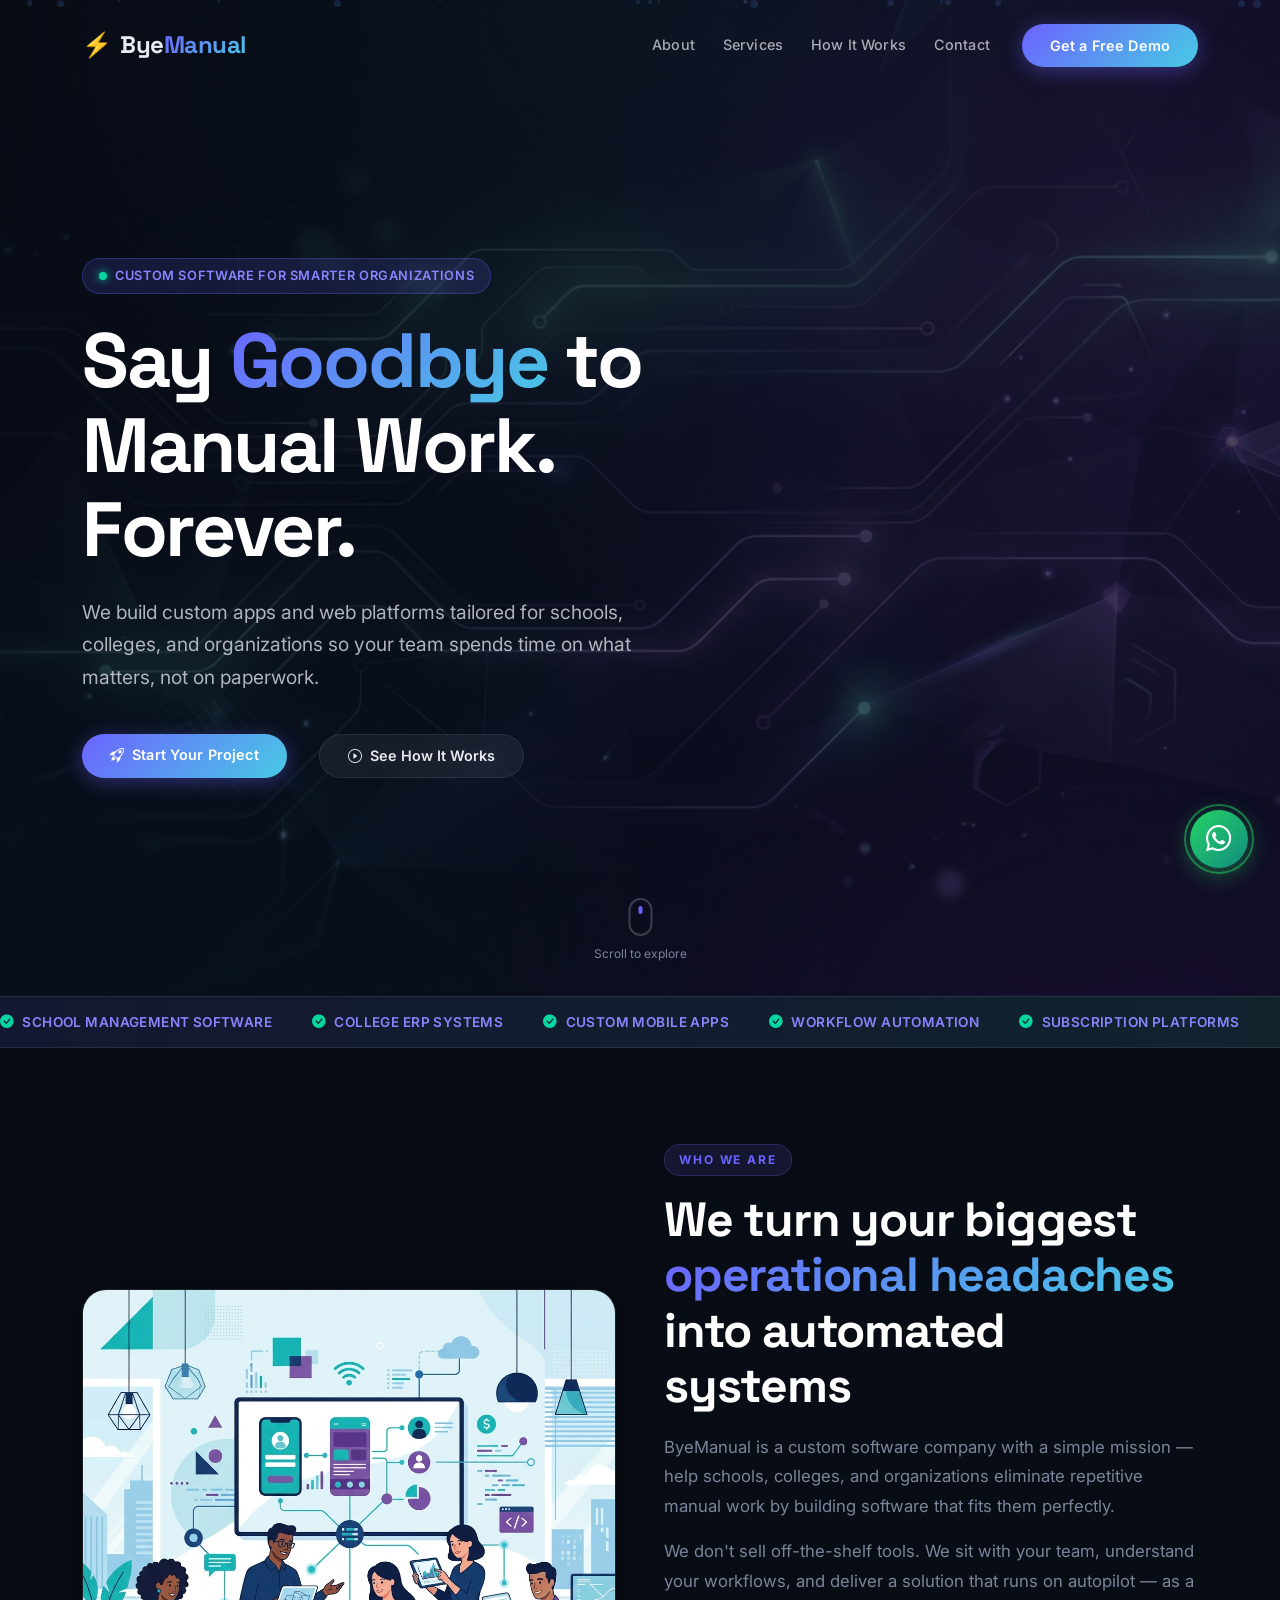
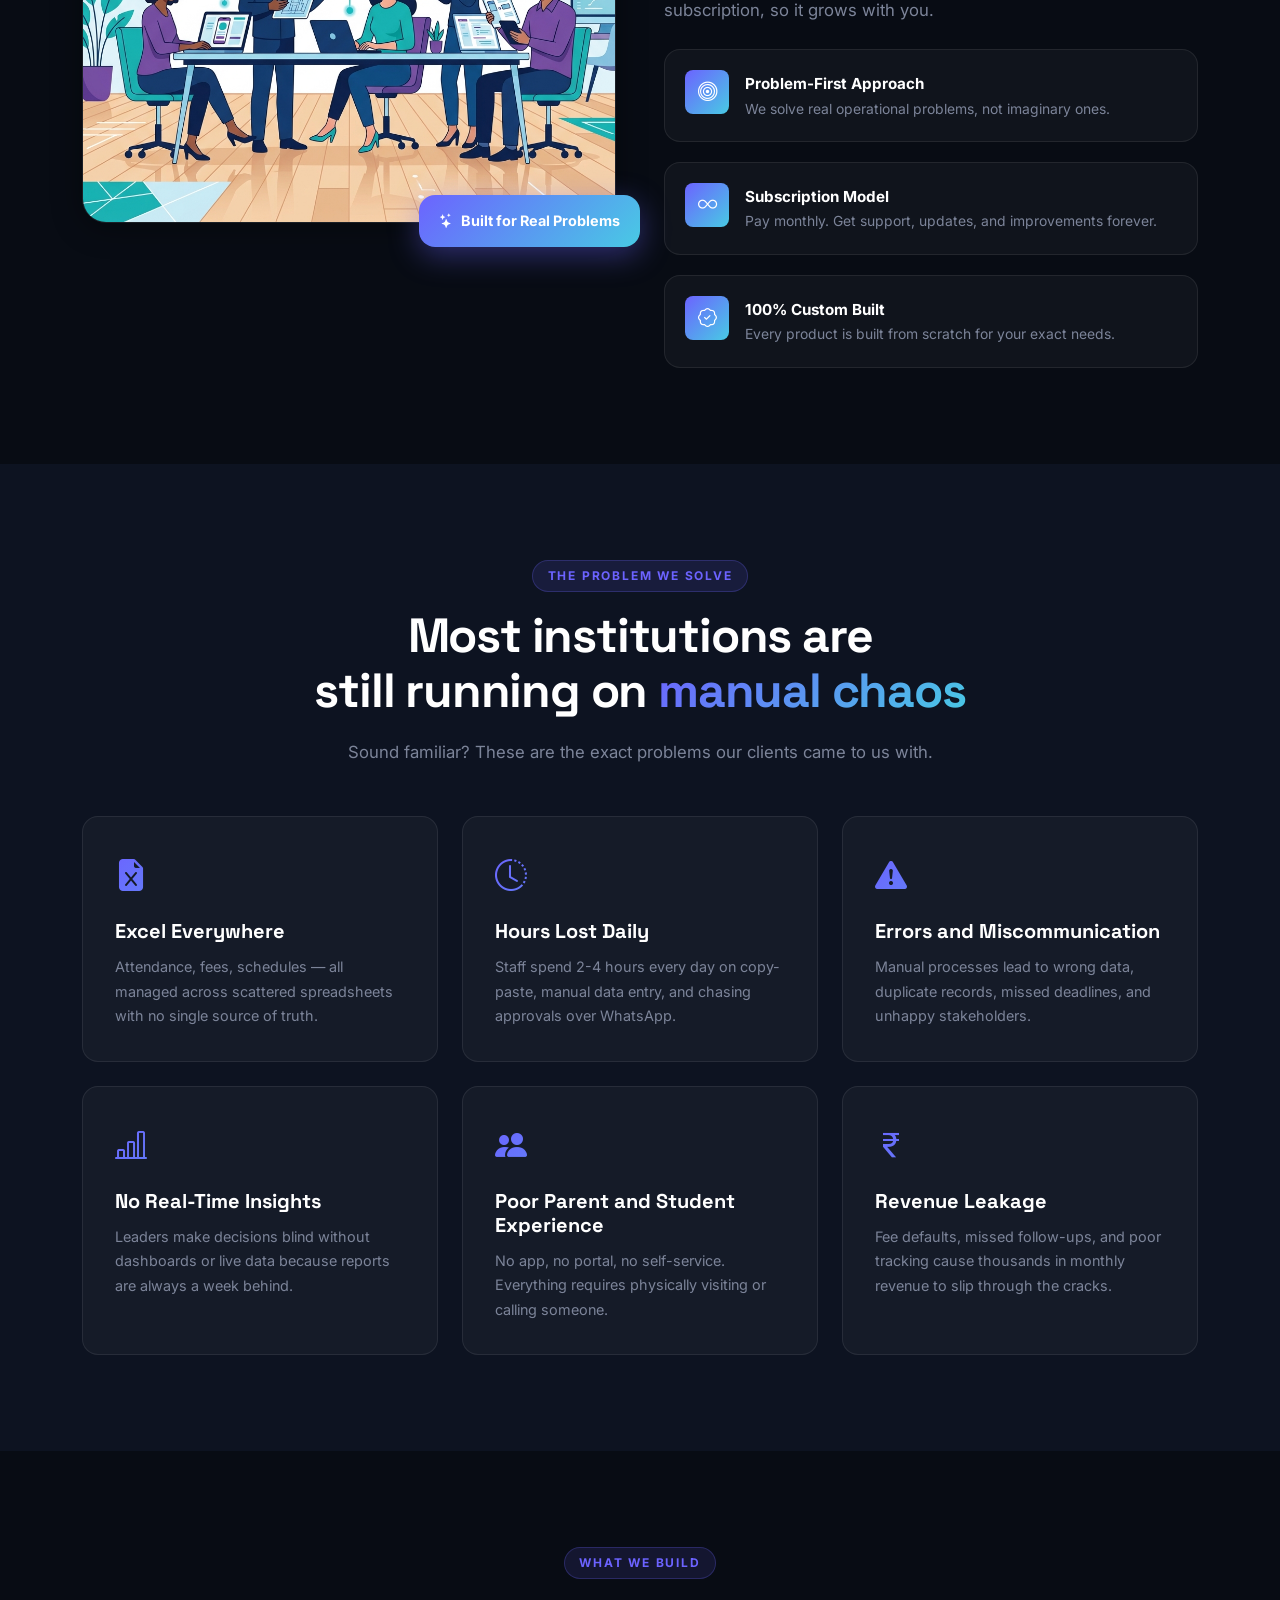
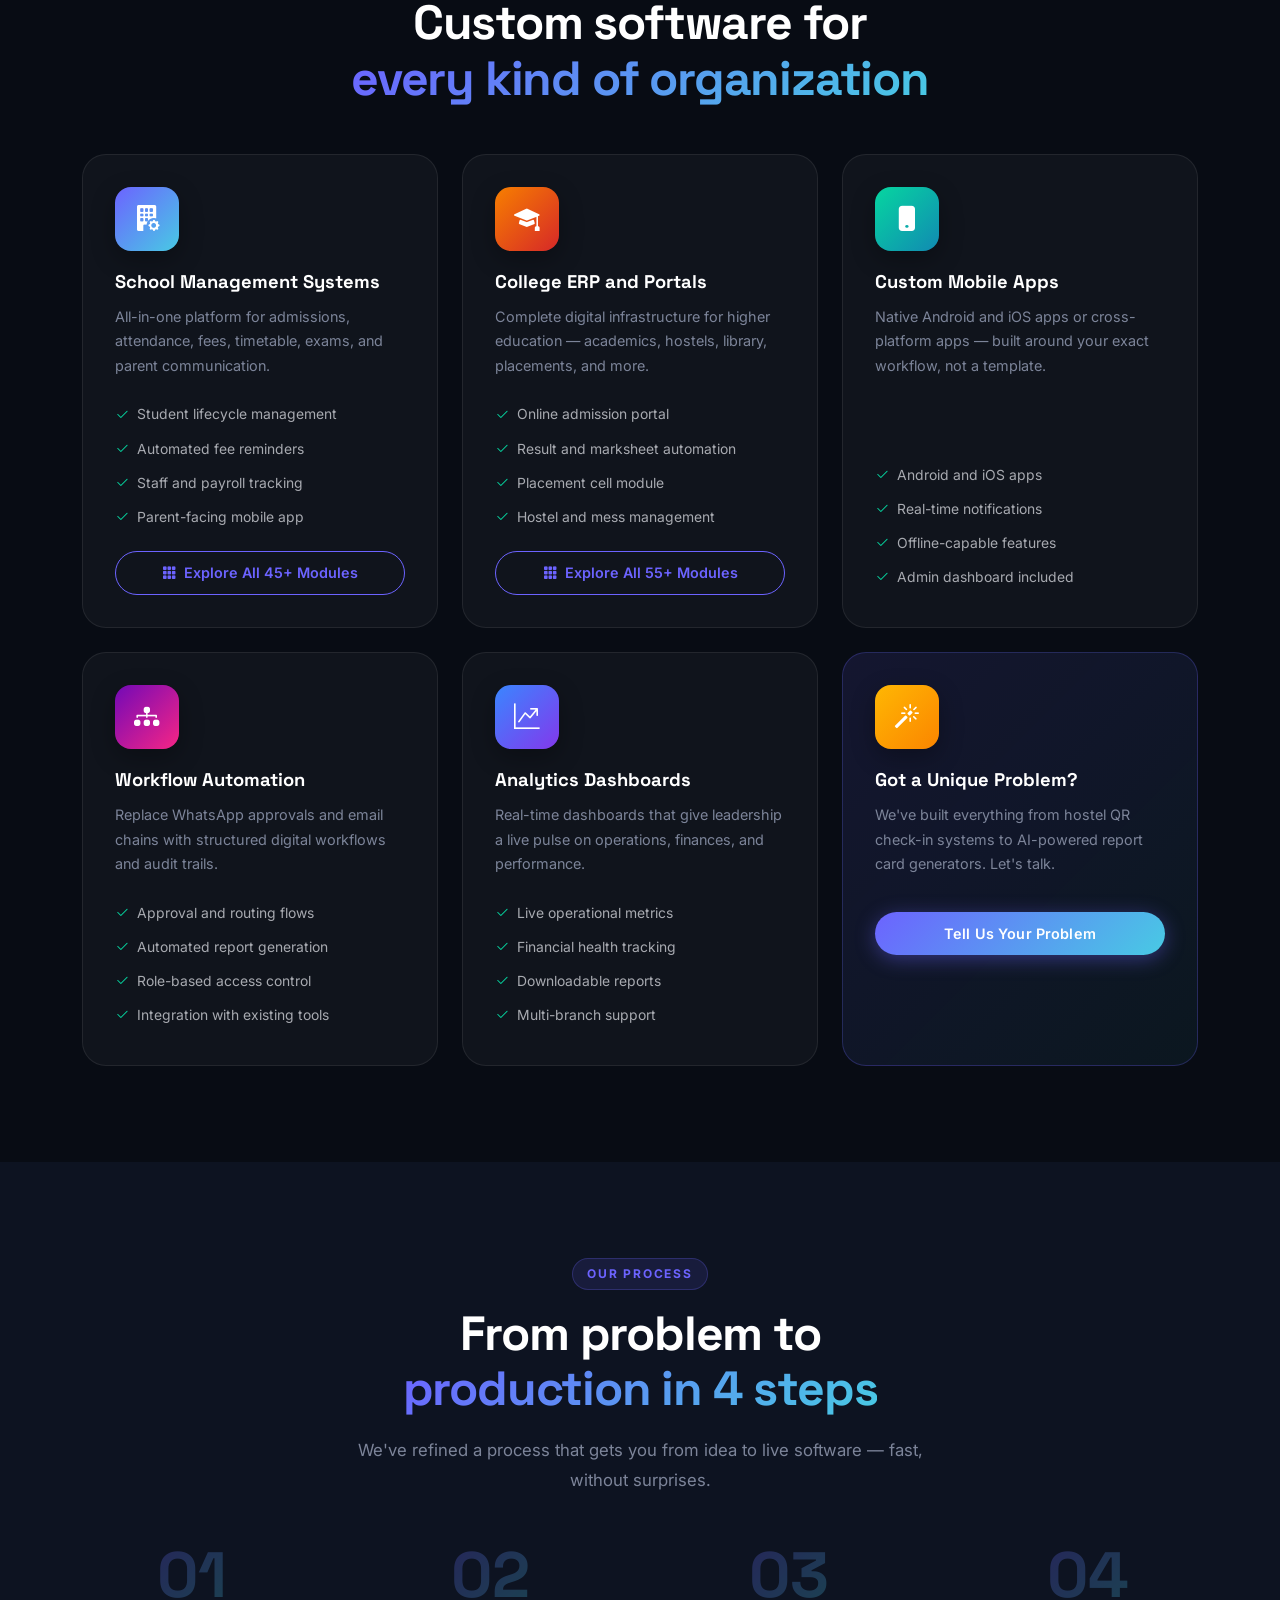
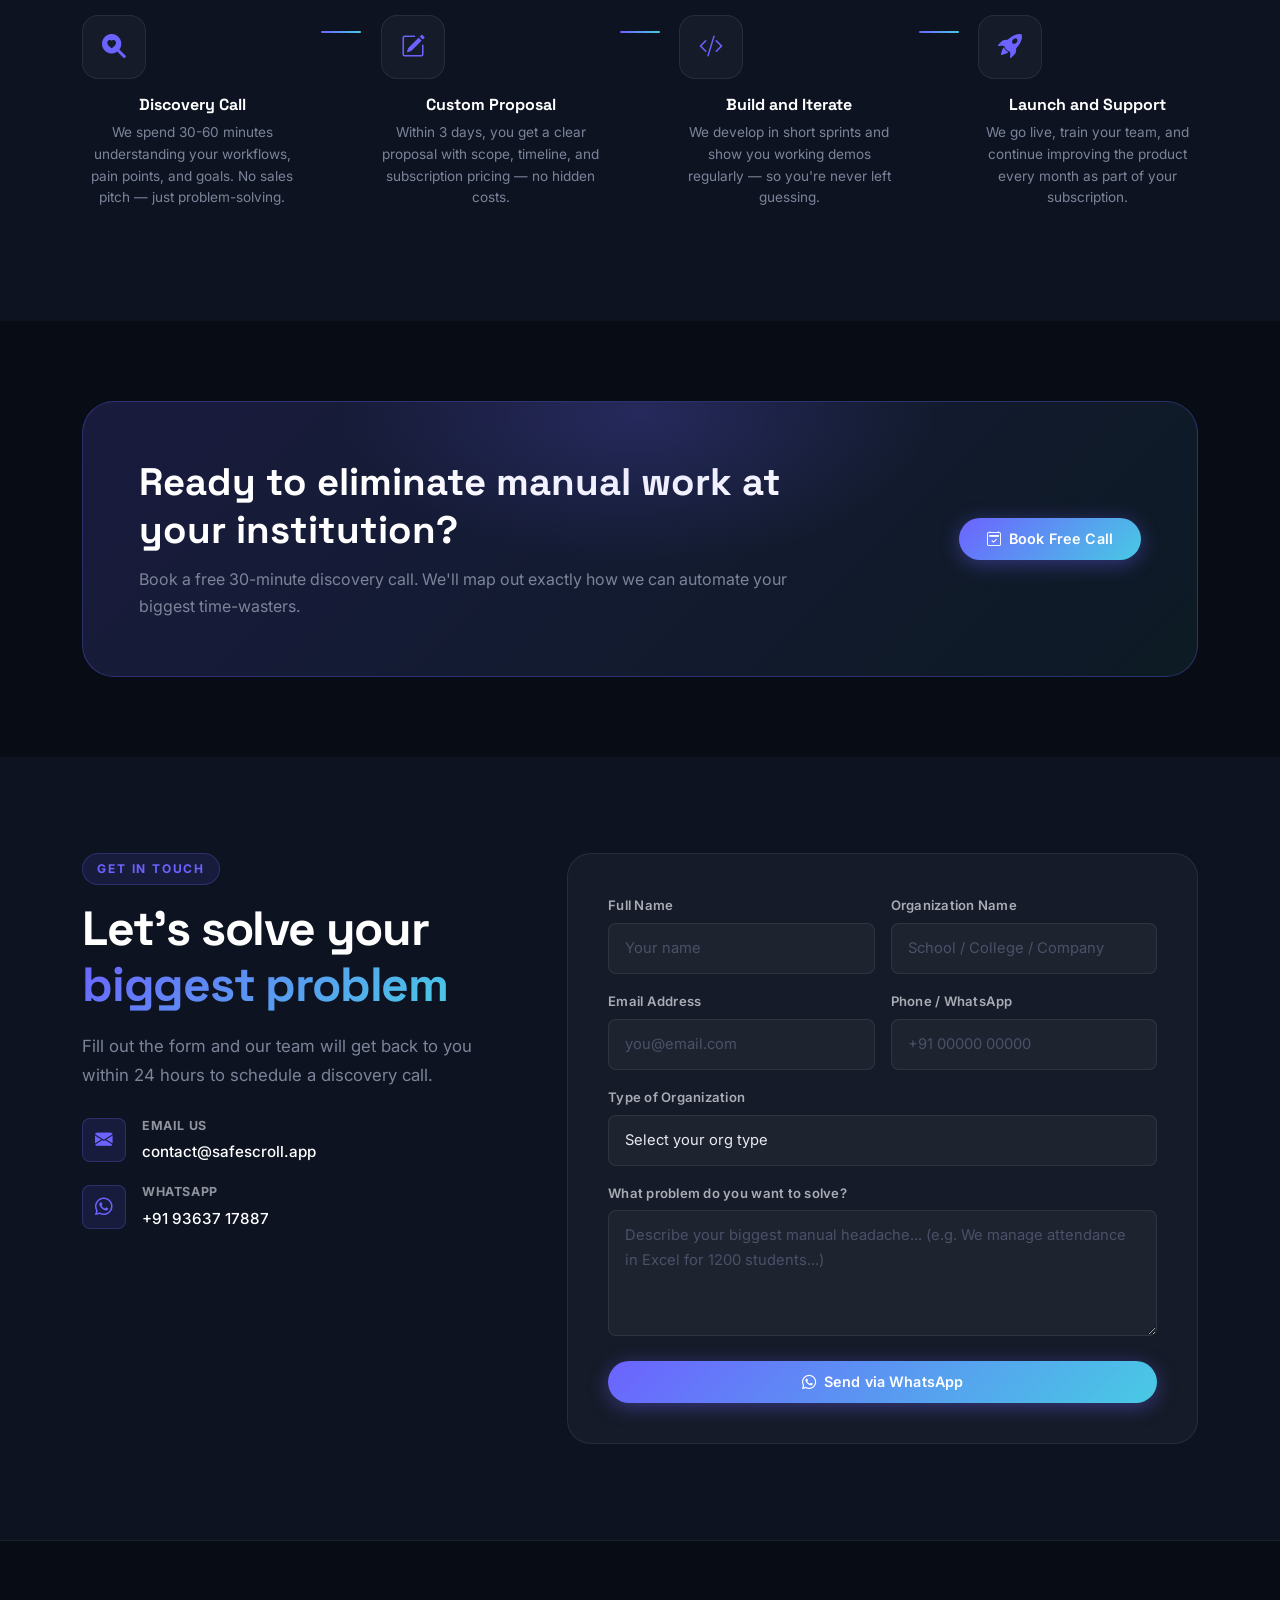
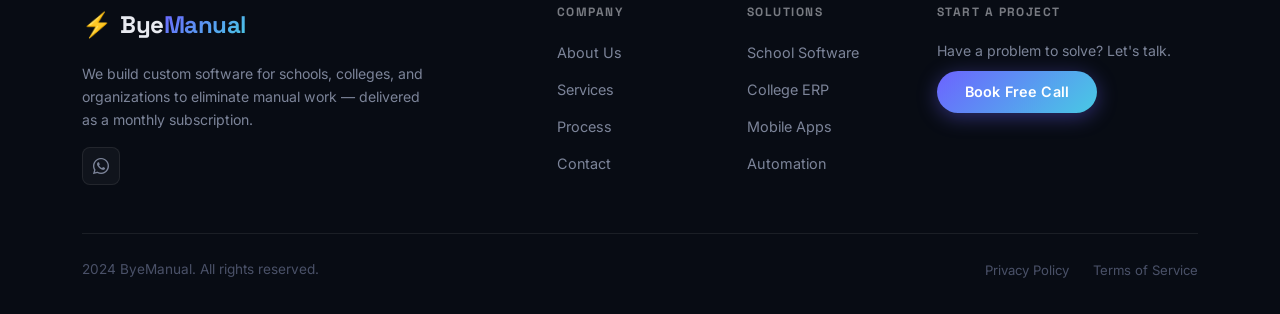
<file: index.html>
<!DOCTYPE html>
<html lang="en">

<head>
  <meta charset="UTF-8" />
  <meta name="viewport" content="width=device-width, initial-scale=1.0" />
  <title>ByeManual | Custom Software & App Development for Smarter Organizations</title>
  <meta name="description" content="ByeManual builds custom apps, web platforms, and ERP solutions for schools, colleges, and businesses to eliminate repetitive manual work and run operations on autopilot." />
  <meta name="keywords" content="ByeManual, custom software development, app development, web platforms, school management software, college ERP system, business automation software, digital transformation agency" />
  <meta name="author" content="ByeManual" />
  <meta name="robots" content="index, follow" />
  <link rel="canonical" href="https://www.byemanual.com/" />
  
  <!-- Open Graph / Facebook -->
  <meta property="og:type" content="website" />
  <meta property="og:url" content="https://www.byemanual.com/" />
  <meta property="og:title" content="ByeManual | Custom Software for Smarter Organizations" />
  <meta property="og:description" content="Custom apps and web platforms built for schools, colleges & organizations. Reduce manual work. Scale smarter." />
  <meta property="og:image" content="https://www.byemanual.com/favicon-64.png" />

  <!-- Twitter -->
  <meta property="twitter:card" content="summary_large_image" />
  <meta property="twitter:url" content="https://www.byemanual.com/" />
  <meta property="twitter:title" content="ByeManual | Custom Software for Smarter Organizations" />
  <meta property="twitter:description" content="Custom apps and web platforms built for schools, colleges & organizations. Reduce manual work. Scale smarter." />
  <meta property="twitter:image" content="https://www.byemanual.com/favicon-64.png" />

  <!-- Structured Data (JSON-LD) for SEO and AI -->
  <script type="application/ld+json">
  {
    "@context": "https://schema.org",
    "@type": "SoftwareApplication",
    "name": "ByeManual Custom Software",
    "operatingSystem": "Web-based",
    "applicationCategory": "BusinessApplication",
    "aggregateRating": {
      "@type": "AggregateRating",
      "ratingValue": "4.9",
      "ratingCount": "120"
    },
    "offers": {
      "@type": "Offer",
      "price": "0",
      "priceCurrency": "USD",
      "description": "Monthly subscription based on custom modules"
    },
    "provider": {
      "@type": "Organization",
      "name": "ByeManual",
      "url": "https://www.byemanual.com/"
    }
  }
  </script>

  <!-- Favicons -->
  <link rel="icon" type="image/png" sizes="32x32" href="favicon-32.png" />
  <link rel="icon" type="image/png" sizes="16x16" href="favicon-16.png" />
  <link rel="icon" type="image/png" sizes="64x64" href="favicon-64.png" />
  <link rel="apple-touch-icon" href="favicon-64.png" />
  <meta name="theme-color" content="#080c14" />

  <!-- Bootstrap 5 CSS -->
  <link href="https://cdn.jsdelivr.net/npm/bootstrap@5.3.3/dist/css/bootstrap.min.css" rel="stylesheet" />
  <!-- Bootstrap Icons -->
  <link href="https://cdn.jsdelivr.net/npm/bootstrap-icons@1.11.3/font/bootstrap-icons.min.css" rel="stylesheet" />
  <!-- Google Fonts -->
  <link
    href="https://fonts.googleapis.com/css2?family=Inter:wght@300;400;500;600;700;800;900&family=Space+Grotesk:wght@400;500;600;700&display=swap"
    rel="stylesheet" />
  <!-- Custom CSS -->
  <link rel="stylesheet" href="style.css" />
</head>

<body>

  <!-- NAVBAR -->
  <nav class="navbar navbar-expand-lg navbar-dark bm-navbar fixed-top" id="mainNav">
    <div class="container">
      <a class="navbar-brand bm-brand" href="#home">
        <span class="brand-icon">⚡</span>
        <span class="brand-text">Bye<span class="brand-accent">Manual</span></span>
      </a>
      <button class="navbar-toggler border-0" type="button" data-bs-toggle="collapse" data-bs-target="#navbarNav"
        aria-label="Toggle navigation">
        <span class="navbar-toggler-icon"></span>
      </button>
      <div class="collapse navbar-collapse" id="navbarNav">
        <ul class="navbar-nav ms-auto align-items-lg-center gap-lg-1">
          <li class="nav-item"><a class="nav-link bm-nav-link" href="#about">About</a></li>
          <li class="nav-item"><a class="nav-link bm-nav-link" href="#services">Services</a></li>
          <li class="nav-item"><a class="nav-link bm-nav-link" href="#how-it-works">How It Works</a></li>
          <li class="nav-item"><a class="nav-link bm-nav-link" href="#contact">Contact</a></li>
          <li class="nav-item ms-lg-3">
            <a class="btn bm-btn-primary" href="#contact" id="nav-cta">Get a Free Demo</a>
          </li>
        </ul>
      </div>
    </div>
  </nav>

  <!-- HERO SECTION -->
  <section class="bm-hero" id="home">
    <div class="hero-bg-image"></div>
    <div class="hero-overlay"></div>
    <div class="hero-particles" id="particles"></div>
    <div class="container hero-content">
      <div class="row align-items-center min-vh-100">
        <div class="col-lg-8 col-xl-7">
          <div class="hero-badge reveal-up" data-delay="0">
            <span class="badge-dot"></span>
            Custom Software for Smarter Organizations
          </div>
          <h1 class="hero-title reveal-up" data-delay="100">
            Say <span class="text-gradient">Goodbye</span> to<br />
            Manual Work. Forever.
          </h1>
          <p class="hero-subtitle reveal-up" data-delay="200">
            We build custom apps and web platforms tailored for schools, colleges, and organizations so your team spends
            time on what matters, not on paperwork.
          </p>
          <div class="hero-actions reveal-up" data-delay="300">
            <a href="#contact" class="btn bm-btn-primary btn-lg me-3" id="hero-cta-primary">
              <i class="bi bi-rocket-takeoff me-2"></i>Start Your Project
            </a>
            <a href="#how-it-works" class="btn bm-btn-ghost btn-lg" id="hero-cta-secondary">
              <i class="bi bi-play-circle me-2"></i>See How It Works
            </a>
          </div>

        </div>
      </div>
    </div>
    <div class="hero-scroll-indicator">
      <div class="scroll-mouse">
        <div class="scroll-dot"></div>
      </div>
      <span>Scroll to explore</span>
    </div>
  </section>

  <!-- MARQUEE TRUST BAR -->
  <div class="bm-marquee-bar">
    <div class="marquee-track">
      <div class="marquee-content">
        <span><i class="bi bi-check-circle-fill me-2"></i>School Management Software</span>
        <span><i class="bi bi-check-circle-fill me-2"></i>College ERP Systems</span>
        <span><i class="bi bi-check-circle-fill me-2"></i>Custom Mobile Apps</span>
        <span><i class="bi bi-check-circle-fill me-2"></i>Workflow Automation</span>
        <span><i class="bi bi-check-circle-fill me-2"></i>Subscription Platforms</span>
        <span><i class="bi bi-check-circle-fill me-2"></i>Student Portals</span>
        <span><i class="bi bi-check-circle-fill me-2"></i>Fee Management</span>
        <span><i class="bi bi-check-circle-fill me-2"></i>Attendance Systems</span>
        <span><i class="bi bi-check-circle-fill me-2"></i>School Management Software</span>
        <span><i class="bi bi-check-circle-fill me-2"></i>College ERP Systems</span>
        <span><i class="bi bi-check-circle-fill me-2"></i>Custom Mobile Apps</span>
        <span><i class="bi bi-check-circle-fill me-2"></i>Workflow Automation</span>
        <span><i class="bi bi-check-circle-fill me-2"></i>Subscription Platforms</span>
        <span><i class="bi bi-check-circle-fill me-2"></i>Student Portals</span>
        <span><i class="bi bi-check-circle-fill me-2"></i>Fee Management</span>
        <span><i class="bi bi-check-circle-fill me-2"></i>Attendance Systems</span>
      </div>
    </div>
  </div>

  <!-- ABOUT SECTION -->
  <section class="bm-section" id="about">
    <div class="container">
      <div class="row align-items-center g-5">
        <div class="col-lg-6 reveal-left">
          <div class="about-image-wrapper">
            <img src="services_illustration.jpg" alt="ByeManual team building software" class="about-img"
              loading="lazy" />
            <div class="about-badge-float">
              <i class="bi bi-stars"></i>
              <span>Built for Real Problems</span>
            </div>
          </div>
        </div>
        <div class="col-lg-6 reveal-right">
          <div class="section-label">Who We Are</div>
          <h2 class="section-title">We turn your biggest<br /><span class="text-gradient">operational
              headaches</span><br />into automated systems</h2>
          <p class="section-body">
            ByeManual is a custom software company with a simple mission — help schools, colleges, and organizations
            eliminate repetitive manual work by building software that fits them perfectly.
          </p>
          <p class="section-body">
            We don't sell off-the-shelf tools. We sit with your team, understand your workflows, and deliver a solution
            that runs on autopilot — as a subscription, so it grows with you.
          </p>
          <div class="about-pillars mt-4">
            <div class="pillar-item reveal-up" data-delay="0">
              <div class="pillar-icon"><i class="bi bi-bullseye"></i></div>
              <div>
                <strong>Problem-First Approach</strong>
                <p>We solve real operational problems, not imaginary ones.</p>
              </div>
            </div>
            <div class="pillar-item reveal-up" data-delay="100">
              <div class="pillar-icon"><i class="bi bi-infinity"></i></div>
              <div>
                <strong>Subscription Model</strong>
                <p>Pay monthly. Get support, updates, and improvements forever.</p>
              </div>
            </div>
            <div class="pillar-item reveal-up" data-delay="200">
              <div class="pillar-icon"><i class="bi bi-patch-check"></i></div>
              <div>
                <strong>100% Custom Built</strong>
                <p>Every product is built from scratch for your exact needs.</p>
              </div>
            </div>
          </div>
        </div>
      </div>
    </div>
  </section>

  <!-- PROBLEM SECTION -->
  <section class="bm-section bm-section-dark" id="problem">
    <div class="container">
      <div class="text-center mb-5 reveal-up">
        <div class="section-label">The Problem We Solve</div>
        <h2 class="section-title">Most institutions are<br />still running on <span class="text-gradient">manual
            chaos</span></h2>
        <p class="section-body mx-auto" style="max-width:600px">Sound familiar? These are the exact problems our clients
          came to us with.</p>
      </div>
      <div class="row g-4">
        <div class="col-md-6 col-lg-4 reveal-up" data-delay="0">
          <div class="problem-card">
            <div class="problem-icon"><i class="bi bi-file-earmark-excel-fill"></i></div>
            <h5>Excel Everywhere</h5>
            <p>Attendance, fees, schedules — all managed across scattered spreadsheets with no single source of truth.
            </p>
          </div>
        </div>
        <div class="col-md-6 col-lg-4 reveal-up" data-delay="100">
          <div class="problem-card">
            <div class="problem-icon"><i class="bi bi-clock-history"></i></div>
            <h5>Hours Lost Daily</h5>
            <p>Staff spend 2-4 hours every day on copy-paste, manual data entry, and chasing approvals over WhatsApp.
            </p>
          </div>
        </div>
        <div class="col-md-6 col-lg-4 reveal-up" data-delay="200">
          <div class="problem-card">
            <div class="problem-icon"><i class="bi bi-exclamation-triangle-fill"></i></div>
            <h5>Errors and Miscommunication</h5>
            <p>Manual processes lead to wrong data, duplicate records, missed deadlines, and unhappy stakeholders.</p>
          </div>
        </div>
        <div class="col-md-6 col-lg-4 reveal-up" data-delay="300">
          <div class="problem-card">
            <div class="problem-icon"><i class="bi bi-bar-chart-line"></i></div>
            <h5>No Real-Time Insights</h5>
            <p>Leaders make decisions blind without dashboards or live data because reports are always a week behind.
            </p>
          </div>
        </div>
        <div class="col-md-6 col-lg-4 reveal-up" data-delay="400">
          <div class="problem-card">
            <div class="problem-icon"><i class="bi bi-people-fill"></i></div>
            <h5>Poor Parent and Student Experience</h5>
            <p>No app, no portal, no self-service. Everything requires physically visiting or calling someone.</p>
          </div>
        </div>
        <div class="col-md-6 col-lg-4 reveal-up" data-delay="500">
          <div class="problem-card">
            <div class="problem-icon"><i class="bi bi-currency-rupee"></i></div>
            <h5>Revenue Leakage</h5>
            <p>Fee defaults, missed follow-ups, and poor tracking cause thousands in monthly revenue to slip through the
              cracks.</p>
          </div>
        </div>
      </div>
    </div>
  </section>

  <!-- SERVICES SECTION -->
  <section class="bm-section" id="services">
    <div class="container">
      <div class="text-center mb-5 reveal-up">
        <div class="section-label">What We Build</div>
        <h2 class="section-title">Custom software for<br /><span class="text-gradient">every kind of organization</span>
        </h2>
      </div>
      <div class="row g-4">
        <div class="col-md-6 col-lg-4 reveal-up" data-delay="0">
          <div class="service-card" id="service-school-mgmt">
            <div class="service-icon-wrap" style="--c1:#6c63ff;--c2:#48cae4">
              <i class="bi bi-building-fill-gear"></i>
            </div>
            <h4>School Management Systems</h4>
            <p>All-in-one platform for admissions, attendance, fees, timetable, exams, and parent communication.</p>
            <ul class="service-list">
              <li><i class="bi bi-check2"></i> Student lifecycle management</li>
              <li><i class="bi bi-check2"></i> Automated fee reminders</li>
              <li><i class="bi bi-check2"></i> Staff and payroll tracking</li>
              <li><i class="bi bi-check2"></i> Parent-facing mobile app</li>
            </ul>
            <a href="school-erp.html" class="btn bm-btn-outline btn-sm mt-3 w-100" id="service-school-explore">
              <i class="bi bi-grid-3x3-gap-fill me-2"></i>Explore All 45+ Modules
            </a>
          </div>
        </div>
        <div class="col-md-6 col-lg-4 reveal-up" data-delay="100">
          <div class="service-card" id="service-college-erp">
            <div class="service-icon-wrap" style="--c1:#f77f00;--c2:#d62828">
              <i class="bi bi-mortarboard-fill"></i>
            </div>
            <h4>College ERP and Portals</h4>
            <p>Complete digital infrastructure for higher education — academics, hostels, library, placements, and more.
            </p>
            <ul class="service-list">
              <li><i class="bi bi-check2"></i> Online admission portal</li>
              <li><i class="bi bi-check2"></i> Result and marksheet automation</li>
              <li><i class="bi bi-check2"></i> Placement cell module</li>
              <li><i class="bi bi-check2"></i> Hostel and mess management</li>
            </ul>
            <a href="college-erp.html" class="btn bm-btn-outline btn-sm mt-3 w-100" id="service-college-explore">
              <i class="bi bi-grid-3x3-gap-fill me-2"></i>Explore All 55+ Modules
            </a>
          </div>
        </div>
        <div class="col-md-6 col-lg-4 reveal-up" data-delay="200">
          <div class="service-card" id="service-mobile-apps">
            <div class="service-icon-wrap" style="--c1:#06d6a0;--c2:#118ab2">
              <i class="bi bi-phone-fill"></i>
            </div>
            <h4>Custom Mobile Apps</h4>
            <p>Native Android and iOS apps or cross-platform apps — built around your exact workflow, not a template.
            </p>
            <ul class="service-list">
              <li><i class="bi bi-check2"></i> Android and iOS apps</li>
              <li><i class="bi bi-check2"></i> Real-time notifications</li>
              <li><i class="bi bi-check2"></i> Offline-capable features</li>
              <li><i class="bi bi-check2"></i> Admin dashboard included</li>
            </ul>
          </div>
        </div>
        <div class="col-md-6 col-lg-4 reveal-up" data-delay="300">
          <div class="service-card" id="service-workflow">
            <div class="service-icon-wrap" style="--c1:#7209b7;--c2:#f72585">
              <i class="bi bi-diagram-3-fill"></i>
            </div>
            <h4>Workflow Automation</h4>
            <p>Replace WhatsApp approvals and email chains with structured digital workflows and audit trails.</p>
            <ul class="service-list">
              <li><i class="bi bi-check2"></i> Approval and routing flows</li>
              <li><i class="bi bi-check2"></i> Automated report generation</li>
              <li><i class="bi bi-check2"></i> Role-based access control</li>
              <li><i class="bi bi-check2"></i> Integration with existing tools</li>
            </ul>
          </div>
        </div>
        <div class="col-md-6 col-lg-4 reveal-up" data-delay="400">
          <div class="service-card" id="service-analytics">
            <div class="service-icon-wrap" style="--c1:#3a86ff;--c2:#8338ec">
              <i class="bi bi-graph-up-arrow"></i>
            </div>
            <h4>Analytics Dashboards</h4>
            <p>Real-time dashboards that give leadership a live pulse on operations, finances, and performance.</p>
            <ul class="service-list">
              <li><i class="bi bi-check2"></i> Live operational metrics</li>
              <li><i class="bi bi-check2"></i> Financial health tracking</li>
              <li><i class="bi bi-check2"></i> Downloadable reports</li>
              <li><i class="bi bi-check2"></i> Multi-branch support</li>
            </ul>
          </div>
        </div>
        <div class="col-md-6 col-lg-4 reveal-up" data-delay="500">
          <div class="service-card bm-card-cta" id="service-custom">
            <div class="service-icon-wrap" style="--c1:#ffb703;--c2:#fb8500">
              <i class="bi bi-magic"></i>
            </div>
            <h4>Got a Unique Problem?</h4>
            <p>We've built everything from hostel QR check-in systems to AI-powered report card generators. Let's talk.
            </p>
            <a href="#contact" class="btn bm-btn-primary mt-3 w-100" id="service-custom-cta">Tell Us Your Problem</a>
          </div>
        </div>
      </div>
    </div>
  </section>

  <!-- HOW IT WORKS -->
  <section class="bm-section bm-section-dark" id="how-it-works">
    <div class="container">
      <div class="text-center mb-5 reveal-up">
        <div class="section-label">Our Process</div>
        <h2 class="section-title">From problem to<br /><span class="text-gradient">production in 4 steps</span></h2>
        <p class="section-body mx-auto" style="max-width:580px">We've refined a process that gets you from idea to live
          software — fast, without surprises.</p>
      </div>
      <div class="hiw-timeline">
        <div class="hiw-step reveal-up" data-delay="0">
          <div class="hiw-step-number">01</div>
          <div class="hiw-step-content">
            <div class="hiw-icon"><i class="bi bi-search-heart-fill"></i></div>
            <h4>Discovery Call</h4>
            <p>We spend 30-60 minutes understanding your workflows, pain points, and goals. No sales pitch — just
              problem-solving.</p>
          </div>
        </div>
        <div class="hiw-connector reveal-up" data-delay="50"></div>
        <div class="hiw-step reveal-up" data-delay="100">
          <div class="hiw-step-number">02</div>
          <div class="hiw-step-content">
            <div class="hiw-icon"><i class="bi bi-pencil-square"></i></div>
            <h4>Custom Proposal</h4>
            <p>Within 3 days, you get a clear proposal with scope, timeline, and subscription pricing — no hidden costs.
            </p>
          </div>
        </div>
        <div class="hiw-connector reveal-up" data-delay="150"></div>
        <div class="hiw-step reveal-up" data-delay="200">
          <div class="hiw-step-number">03</div>
          <div class="hiw-step-content">
            <div class="hiw-icon"><i class="bi bi-code-slash"></i></div>
            <h4>Build and Iterate</h4>
            <p>We develop in short sprints and show you working demos regularly — so you're never left guessing.</p>
          </div>
        </div>
        <div class="hiw-connector reveal-up" data-delay="250"></div>
        <div class="hiw-step reveal-up" data-delay="300">
          <div class="hiw-step-number">04</div>
          <div class="hiw-step-content">
            <div class="hiw-icon"><i class="bi bi-rocket-takeoff-fill"></i></div>
            <h4>Launch and Support</h4>
            <p>We go live, train your team, and continue improving the product every month as part of your subscription.
            </p>
          </div>
        </div>
      </div>
    </div>
  </section>





  <!-- CTA BAND -->
  <section class="bm-cta-section reveal-up">
    <div class="container">
      <div class="cta-card">
        <div class="cta-glow"></div>
        <div class="row align-items-center g-4">
          <div class="col-lg-8">
            <h2 class="cta-title">Ready to eliminate manual work at your institution?</h2>
            <p class="cta-subtitle">Book a free 30-minute discovery call. We'll map out exactly how we can automate your
              biggest time-wasters.</p>
          </div>
          <div class="col-lg-4 text-lg-end">
            <a href="#contact" class="btn bm-btn-primary btn-lg" id="mid-cta">
              <i class="bi bi-calendar2-check me-2"></i>Book Free Call
            </a>
          </div>
        </div>
      </div>
    </div>
  </section>

  <!-- CONTACT SECTION -->
  <section class="bm-section bm-section-dark" id="contact">
    <div class="container">
      <div class="row g-5 align-items-start">
        <div class="col-lg-5 reveal-left">
          <div class="section-label">Get In Touch</div>
          <h2 class="section-title">Let's solve your<br /><span class="text-gradient">biggest problem</span></h2>
          <p class="section-body">Fill out the form and our team will get back to you within 24 hours to schedule a
            discovery call.</p>
          <div class="contact-info-list mt-4">
            <div class="contact-info-item">
              <div class="contact-info-icon"><i class="bi bi-envelope-fill"></i></div>
              <div>
                <strong>Email Us</strong>
                <a href="mailto:contact@safescroll.app">contact@safescroll.app</a>
              </div>
            </div>
            <div class="contact-info-item">
              <div class="contact-info-icon"><i class="bi bi-whatsapp"></i></div>
              <div>
                <strong>WhatsApp</strong>
                <a href="https://wa.me/919363717887" target="_blank">+91 93637 17887</a>
              </div>
            </div>

          </div>
        </div>
        <div class="col-lg-7 reveal-right">
          <form class="bm-form" id="contactForm" novalidate>
            <div class="row g-3">
              <div class="col-md-6">
                <div class="form-group-bm">
                  <label for="name" class="bm-label">Full Name</label>
                  <input type="text" class="bm-input" id="name" name="name" placeholder="Your name" required />
                  <div class="invalid-feedback-bm">Please enter your name.</div>
                </div>
              </div>
              <div class="col-md-6">
                <div class="form-group-bm">
                  <label for="org" class="bm-label">Organization Name</label>
                  <input type="text" class="bm-input" id="org" name="org" placeholder="School / College / Company"
                    required />
                  <div class="invalid-feedback-bm">Please enter your organization.</div>
                </div>
              </div>
              <div class="col-md-6">
                <div class="form-group-bm">
                  <label for="email" class="bm-label">Email Address</label>
                  <input type="email" class="bm-input" id="email" name="email" placeholder="you@email.com" required />
                  <div class="invalid-feedback-bm">Please enter a valid email.</div>
                </div>
              </div>
              <div class="col-md-6">
                <div class="form-group-bm">
                  <label for="phone" class="bm-label">Phone / WhatsApp</label>
                  <input type="tel" class="bm-input" id="phone" name="phone" placeholder="+91 00000 00000" />
                </div>
              </div>
              <div class="col-12">
                <div class="form-group-bm">
                  <label for="orgType" class="bm-label">Type of Organization</label>
                  <select class="bm-input bm-select" id="orgType" name="orgType" required>
                    <option value="" disabled selected>Select your org type</option>
                    <option value="school">School (K-12)</option>
                    <option value="college">College / University</option>
                    <option value="coaching">Coaching / Training Center</option>
                    <option value="ngo">NGO / Non-Profit</option>
                    <option value="business">Business / Company</option>
                    <option value="other">Other</option>
                  </select>
                  <div class="invalid-feedback-bm">Please select your organization type.</div>
                </div>
              </div>
              <div class="col-12">
                <div class="form-group-bm">
                  <label for="problem" class="bm-label">What problem do you want to solve?</label>
                  <textarea class="bm-input bm-textarea" id="problem" name="problem"
                    placeholder="Describe your biggest manual headache... (e.g. We manage attendance in Excel for 1200 students...)"
                    rows="4" required></textarea>
                  <div class="invalid-feedback-bm">Please describe your problem.</div>
                </div>
              </div>
              <div class="col-12">
                <button type="submit" class="btn bm-btn-primary btn-lg w-100" id="form-submit-btn">
                  <span class="submit-text"><i class="bi bi-whatsapp me-2"></i>Send via WhatsApp</span>
                  <span class="submit-loading d-none"><i class="bi bi-hourglass-split me-2"></i>Opening...</span>
                </button>
              </div>
            </div>
            <div class="form-success-msg d-none" id="formSuccess">
              <i class="bi bi-check-circle-fill me-2"></i>
              <strong>Message received!</strong> We'll reach out within 24 hours.
            </div>
          </form>
        </div>
      </div>
    </div>
  </section>

  <!-- FOOTER -->
  <footer class="bm-footer">
    <div class="container">
      <div class="row g-4 mb-5">
        <div class="col-lg-4">
          <a class="bm-brand mb-3 d-inline-flex" href="#home">
            <span class="brand-icon">⚡</span>
            <span class="brand-text">Bye<span class="brand-accent">Manual</span></span>
          </a>
          <p class="footer-desc">We build custom software for schools, colleges, and organizations to eliminate manual
            work — delivered as a monthly subscription.</p>
          <div class="footer-socials mt-3">
            <a href="https://wa.me/919363717887" class="social-link" id="footer-whatsapp" target="_blank"
              rel="noopener noreferrer" aria-label="Chat on WhatsApp"><i class="bi bi-whatsapp"></i></a>
          </div>
        </div>
        <div class="col-6 col-lg-2 offset-lg-1">
          <h6 class="footer-heading">Company</h6>
          <ul class="footer-links">
            <li><a href="#about">About Us</a></li>
            <li><a href="#services">Services</a></li>
            <li><a href="#how-it-works">Process</a></li>
            <li><a href="#contact">Contact</a></li>
          </ul>
        </div>
        <div class="col-6 col-lg-2">
          <h6 class="footer-heading">Solutions</h6>
          <ul class="footer-links">
            <li><a href="#services">School Software</a></li>
            <li><a href="#services">College ERP</a></li>
            <li><a href="#services">Mobile Apps</a></li>
            <li><a href="#services">Automation</a></li>
          </ul>
        </div>
        <div class="col-lg-3">
          <h6 class="footer-heading">Start a Project</h6>
          <p class="footer-desc">Have a problem to solve? Let's talk.</p>
          <a href="#contact" class="btn bm-btn-primary mt-2" id="footer-cta">Book Free Call</a>
        </div>
      </div>
      <div class="footer-bottom">
        <p>2024 ByeManual. All rights reserved.</p>
        <div class="footer-bottom-links">
          <a href="#">Privacy Policy</a>
          <a href="#">Terms of Service</a>
        </div>
      </div>
    </div>
  </footer>

  <!-- ===== WHATSAPP FLOAT BUTTON ===== -->
  <!-- WhatsApp Chat Popup Widget -->
  <div class="wa-widget" id="waWidget">
    <div class="wa-popup" id="waPopup">
      <button class="wa-popup-close" id="waPopupClose" aria-label="Close chat"><i class="bi bi-x-lg"></i></button>
      <div class="wa-popup-header">
        <div class="wa-popup-avatar">
          <span class="wa-avatar-icon">⚡</span>
          <span class="wa-online-dot"></span>
        </div>
        <div class="wa-popup-meta">
          <strong>ByeManual Team</strong>
          <span><i class="bi bi-circle-fill me-1" style="font-size:0.5rem;color:#25d366"></i>Online — replies in minutes</span>
        </div>
      </div>
      <div class="wa-popup-body">
        <div class="wa-popup-bubble">
          👋 You're just <strong>one step away</strong> from eliminating the manual work slowing your institution down. Let's figure it out together!
        </div>
        <div class="wa-popup-bubble wa-popup-bubble--delay">
          Drop a message — no commitment, just a conversation. 🚀
        </div>
      </div>
      <a href="https://wa.me/919363717887?text=Hi%20ByeManual%21%20I%20want%20to%20discuss%20automating%20manual%20work%20at%20my%20institution." class="wa-popup-cta" target="_blank" rel="noopener noreferrer" id="wa-popup-cta-btn">
        <i class="bi bi-whatsapp"></i> Start Conversation <i class="bi bi-arrow-right ms-1"></i>
      </a>
    </div>
    <a href="https://wa.me/919363717887?text=Hi%2C%20I%20visited%20byemanual.com%20and%20would%20like%20to%20know%20more."
      class="wa-float-btn" id="wa-float" target="_blank" rel="noopener noreferrer" aria-label="Chat with us on WhatsApp">
      <i class="bi bi-whatsapp"></i>
      <span class="wa-tooltip">Chat on WhatsApp</span>
    </a>
  </div>



  <!-- Bootstrap 5 JS -->
  <script src="https://cdn.jsdelivr.net/npm/bootstrap@5.3.3/dist/js/bootstrap.bundle.min.js"></script>
  <!-- Custom JS -->
  <script src="main.js"></script>
</body>

</html>
</file>
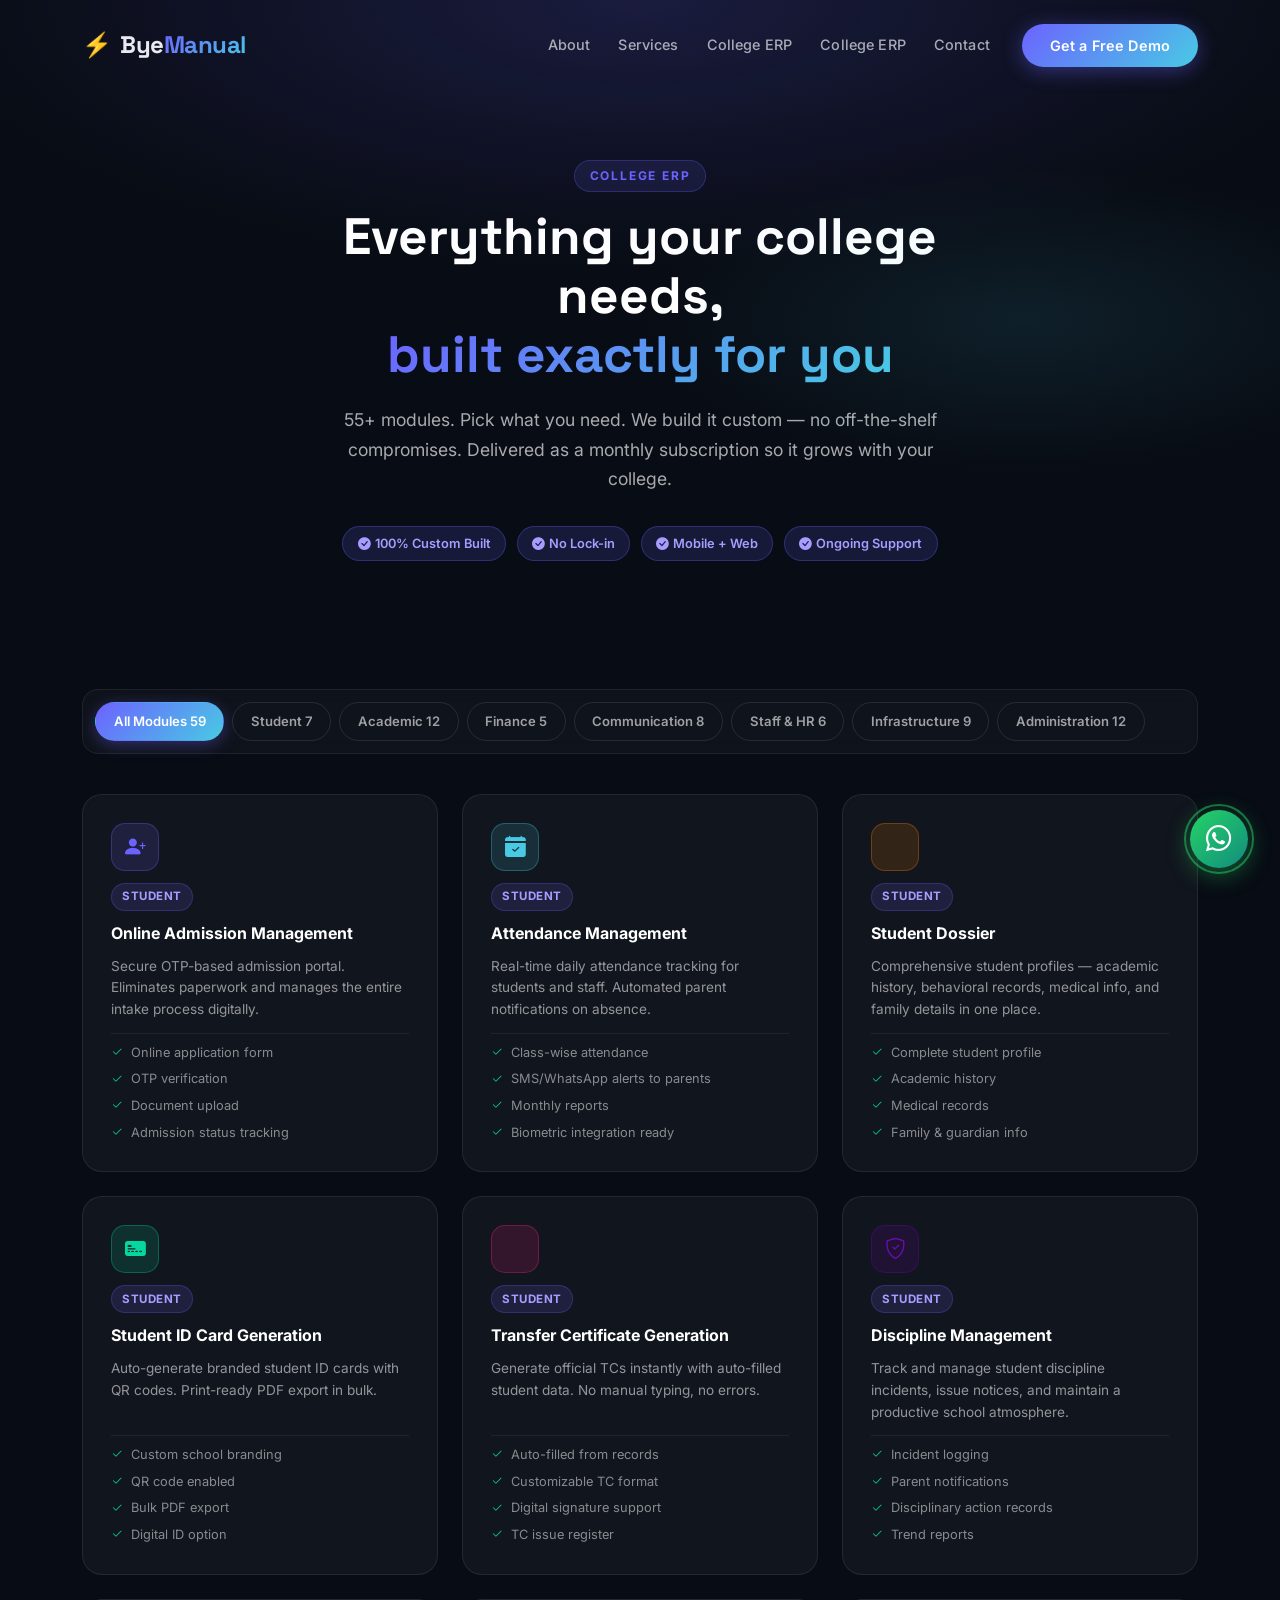
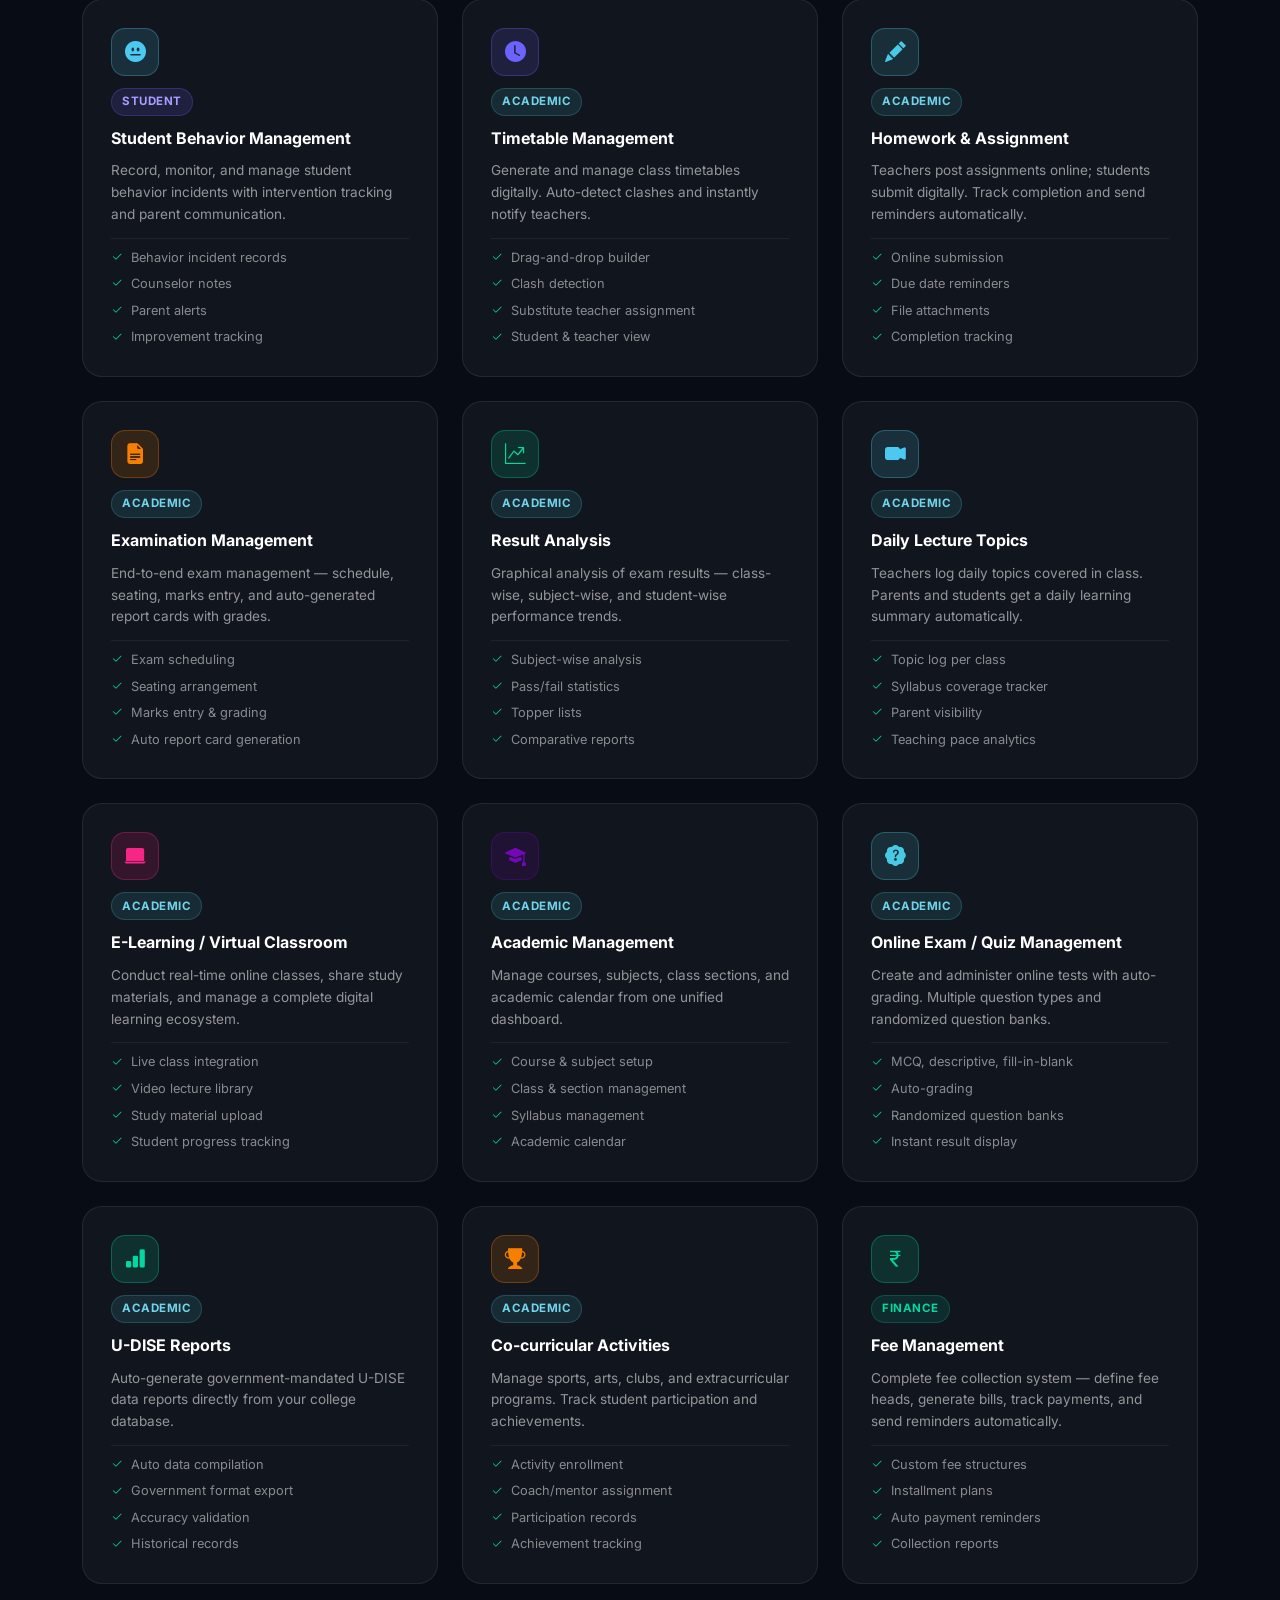
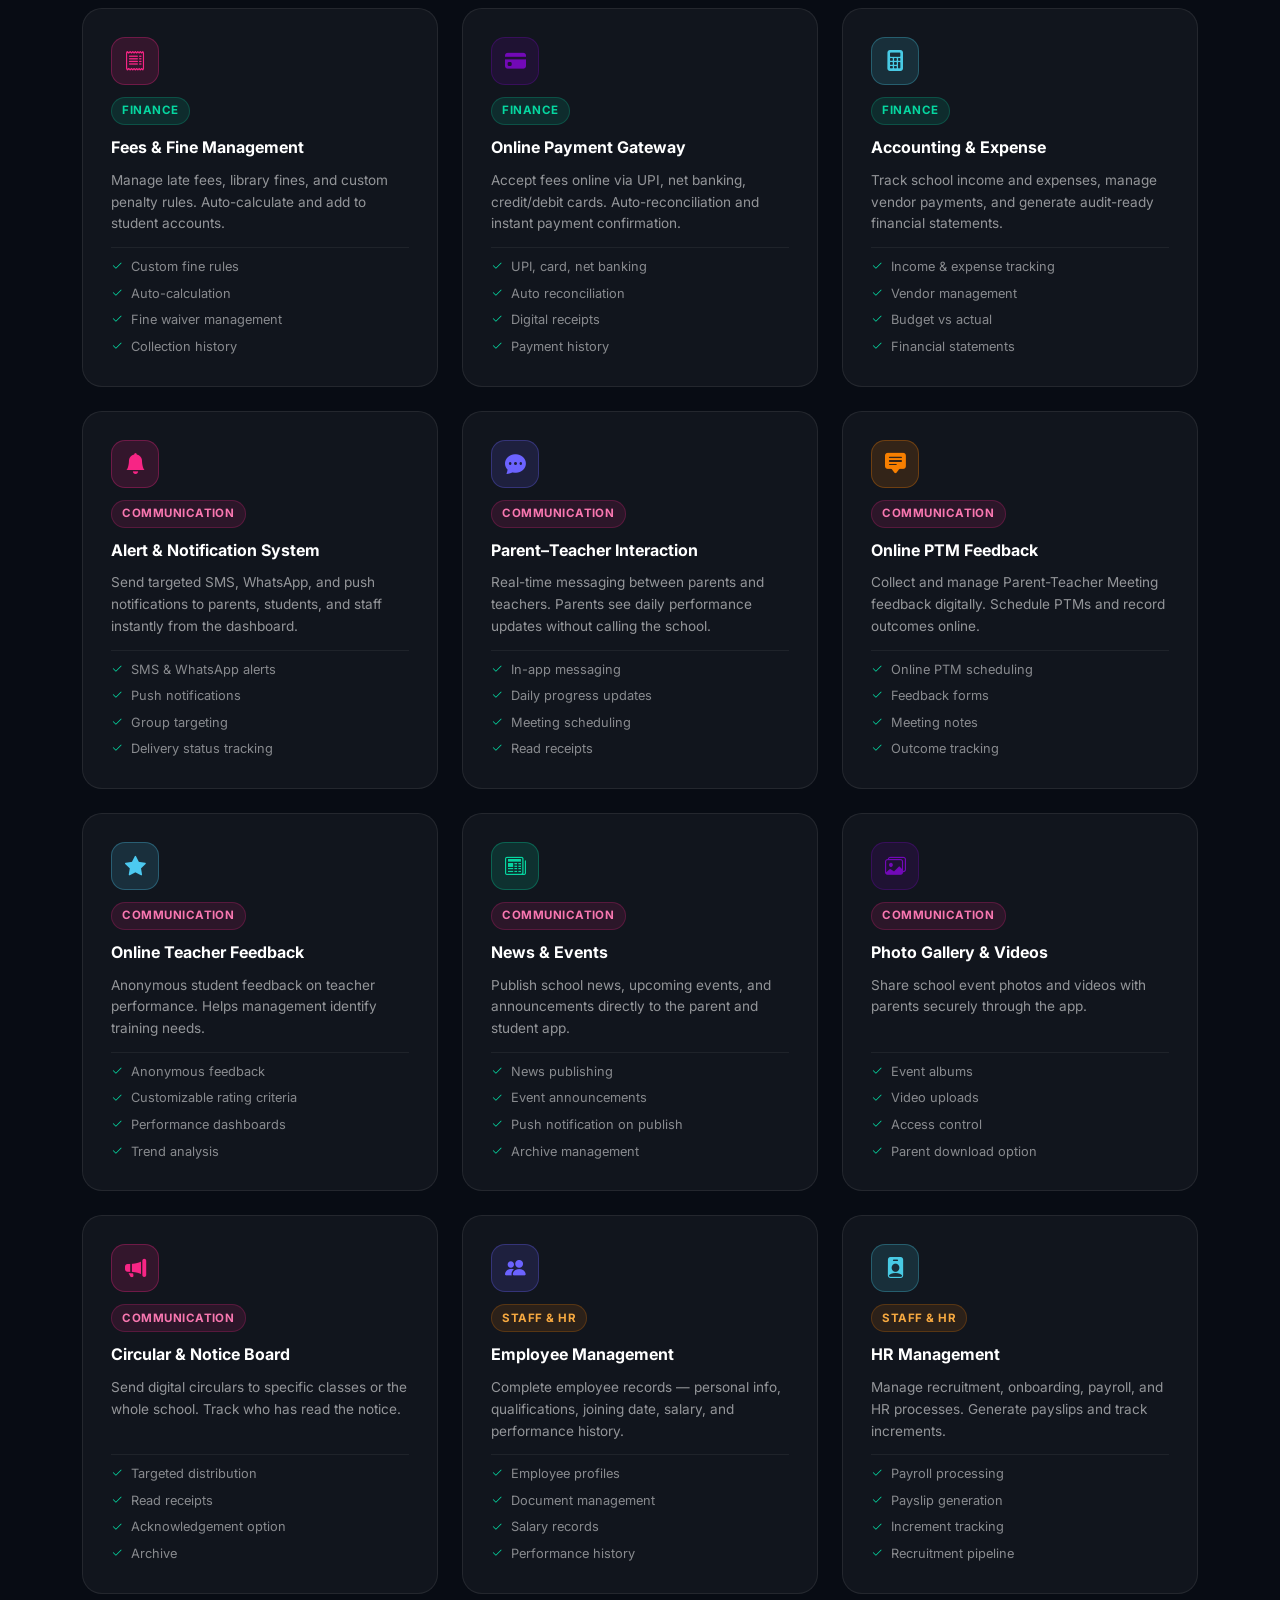
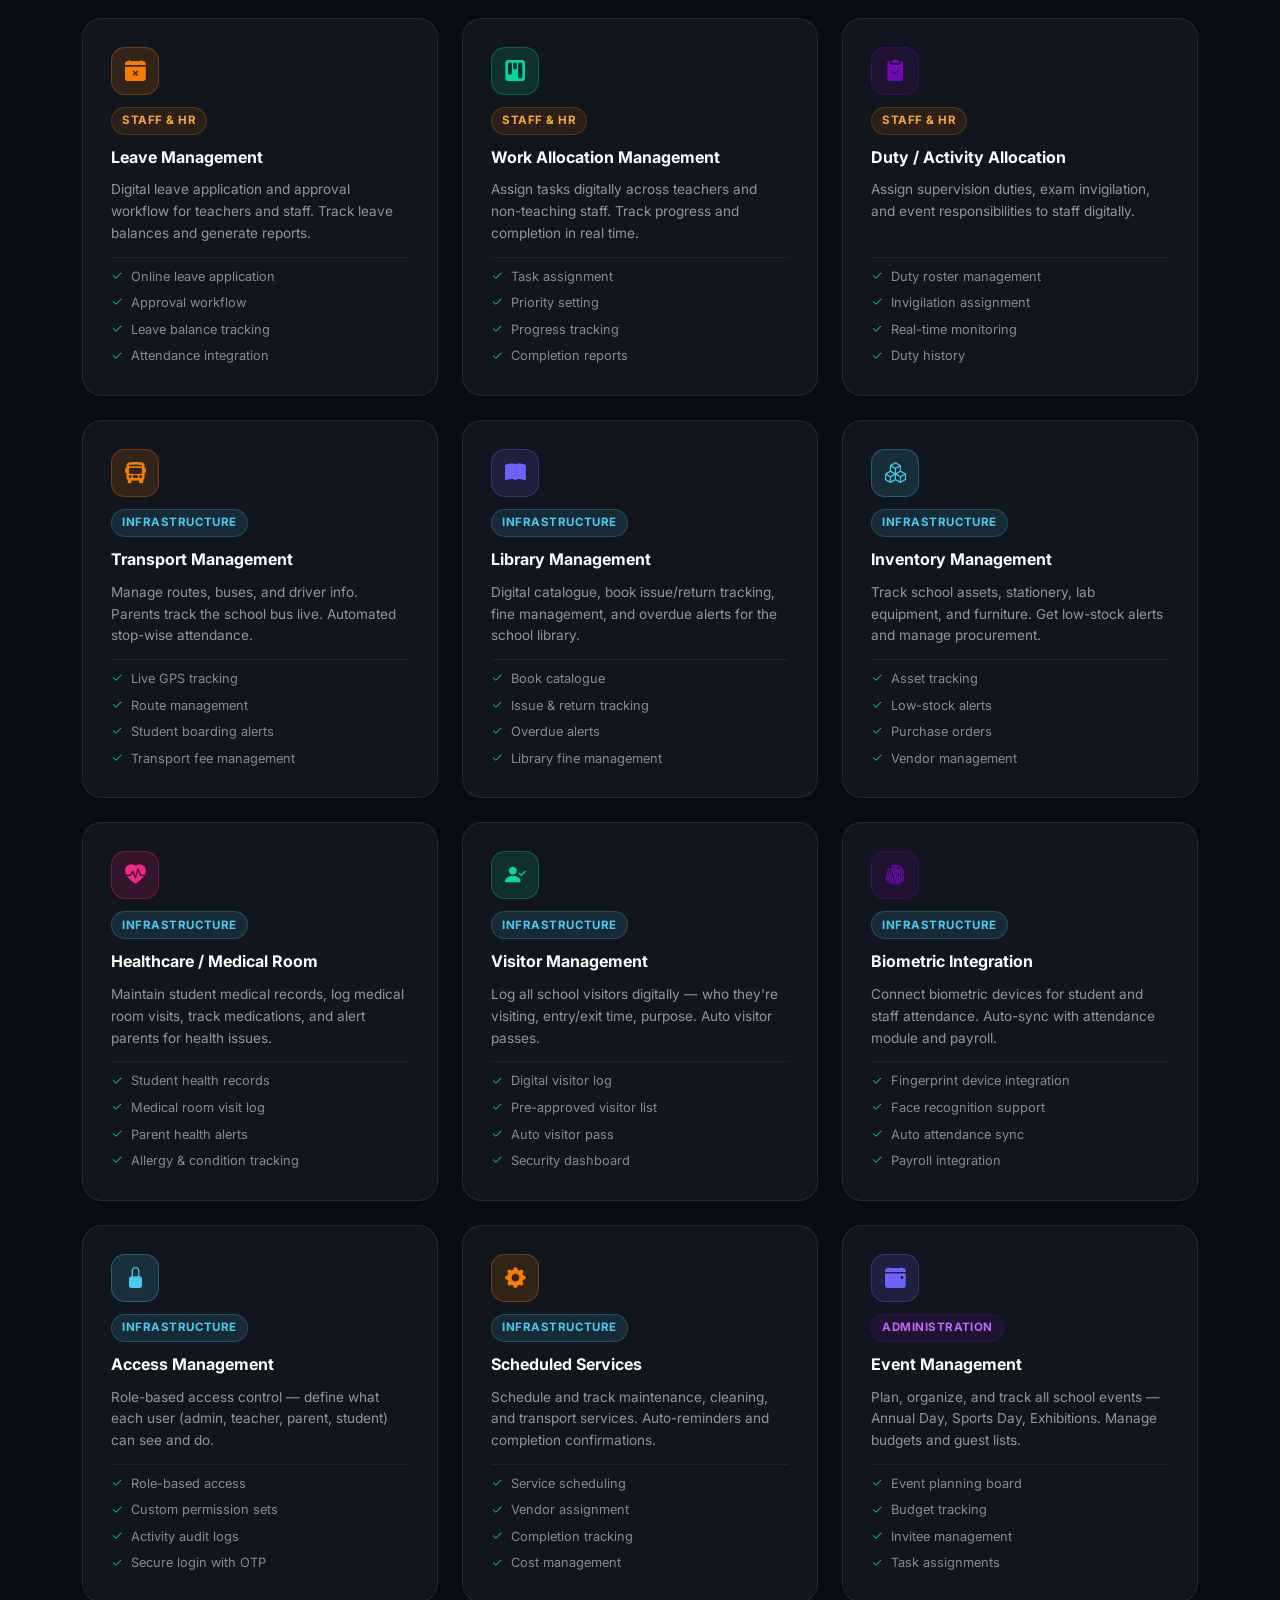
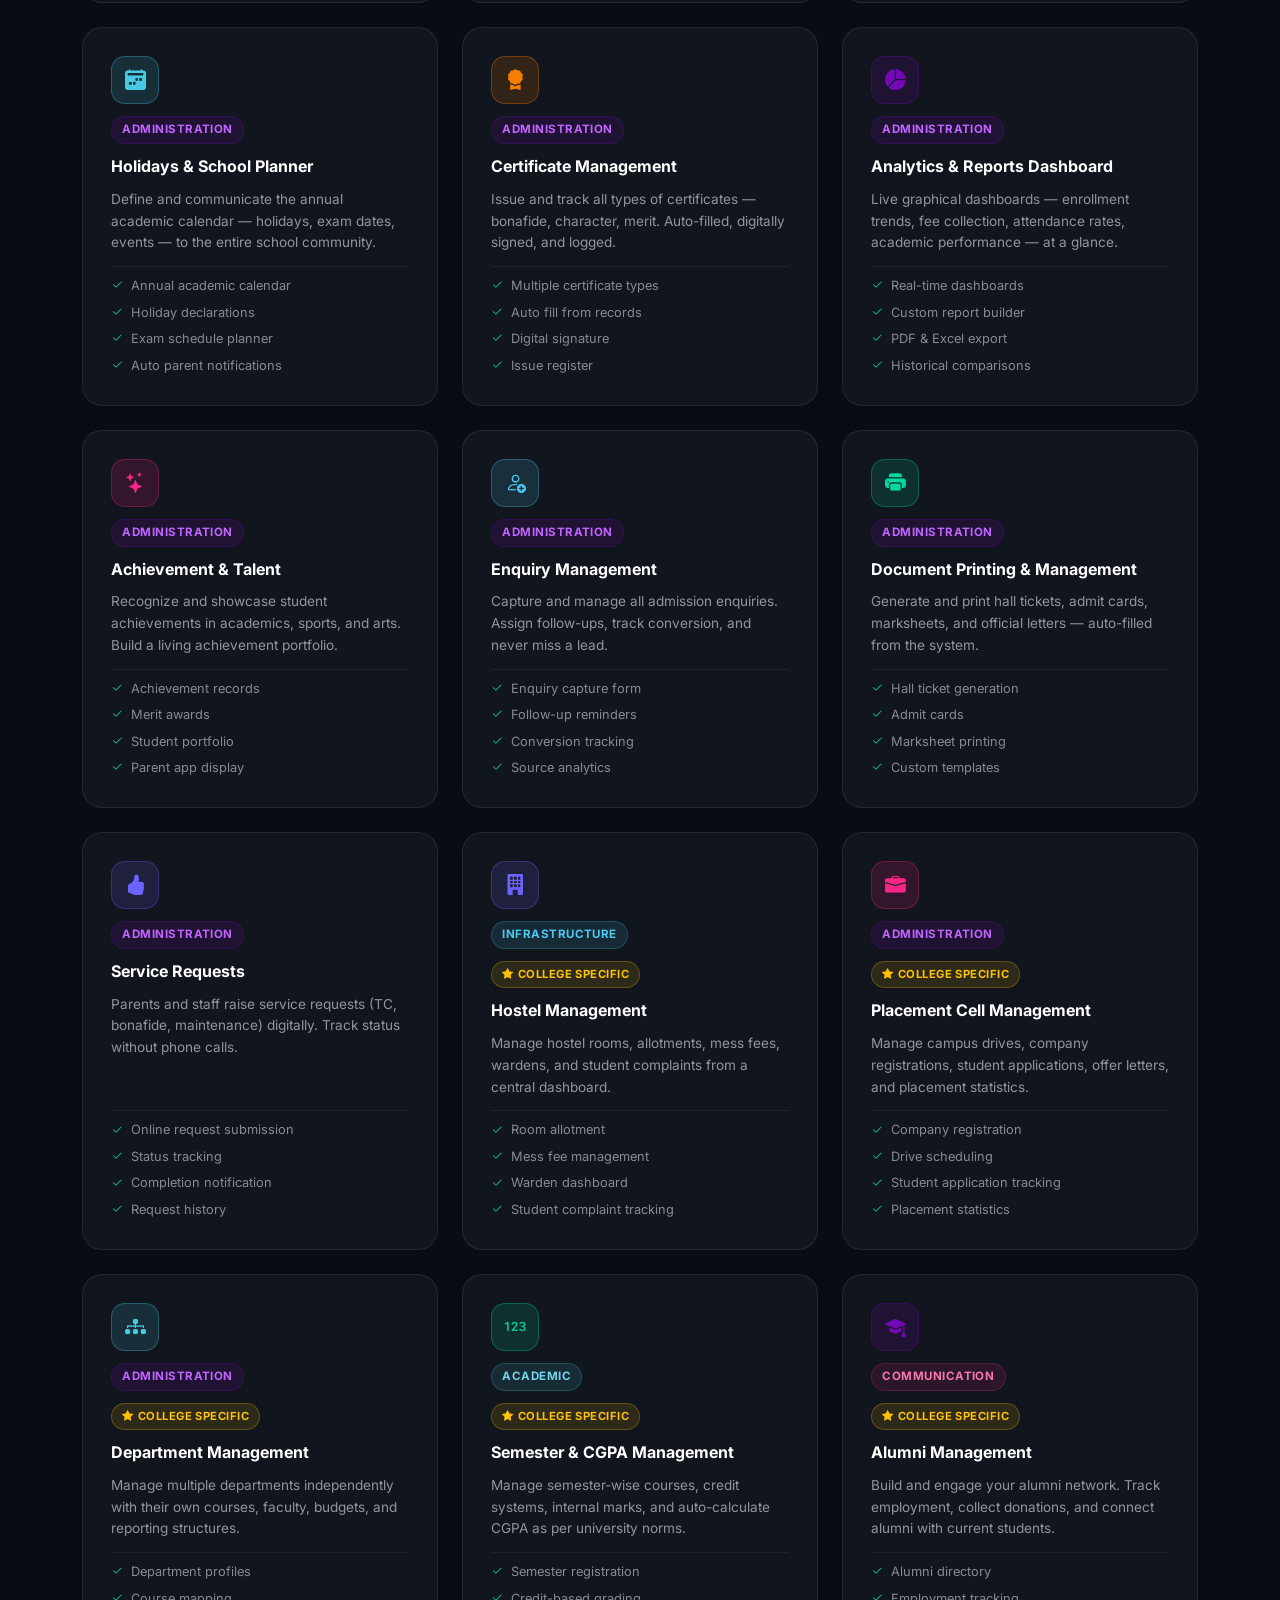
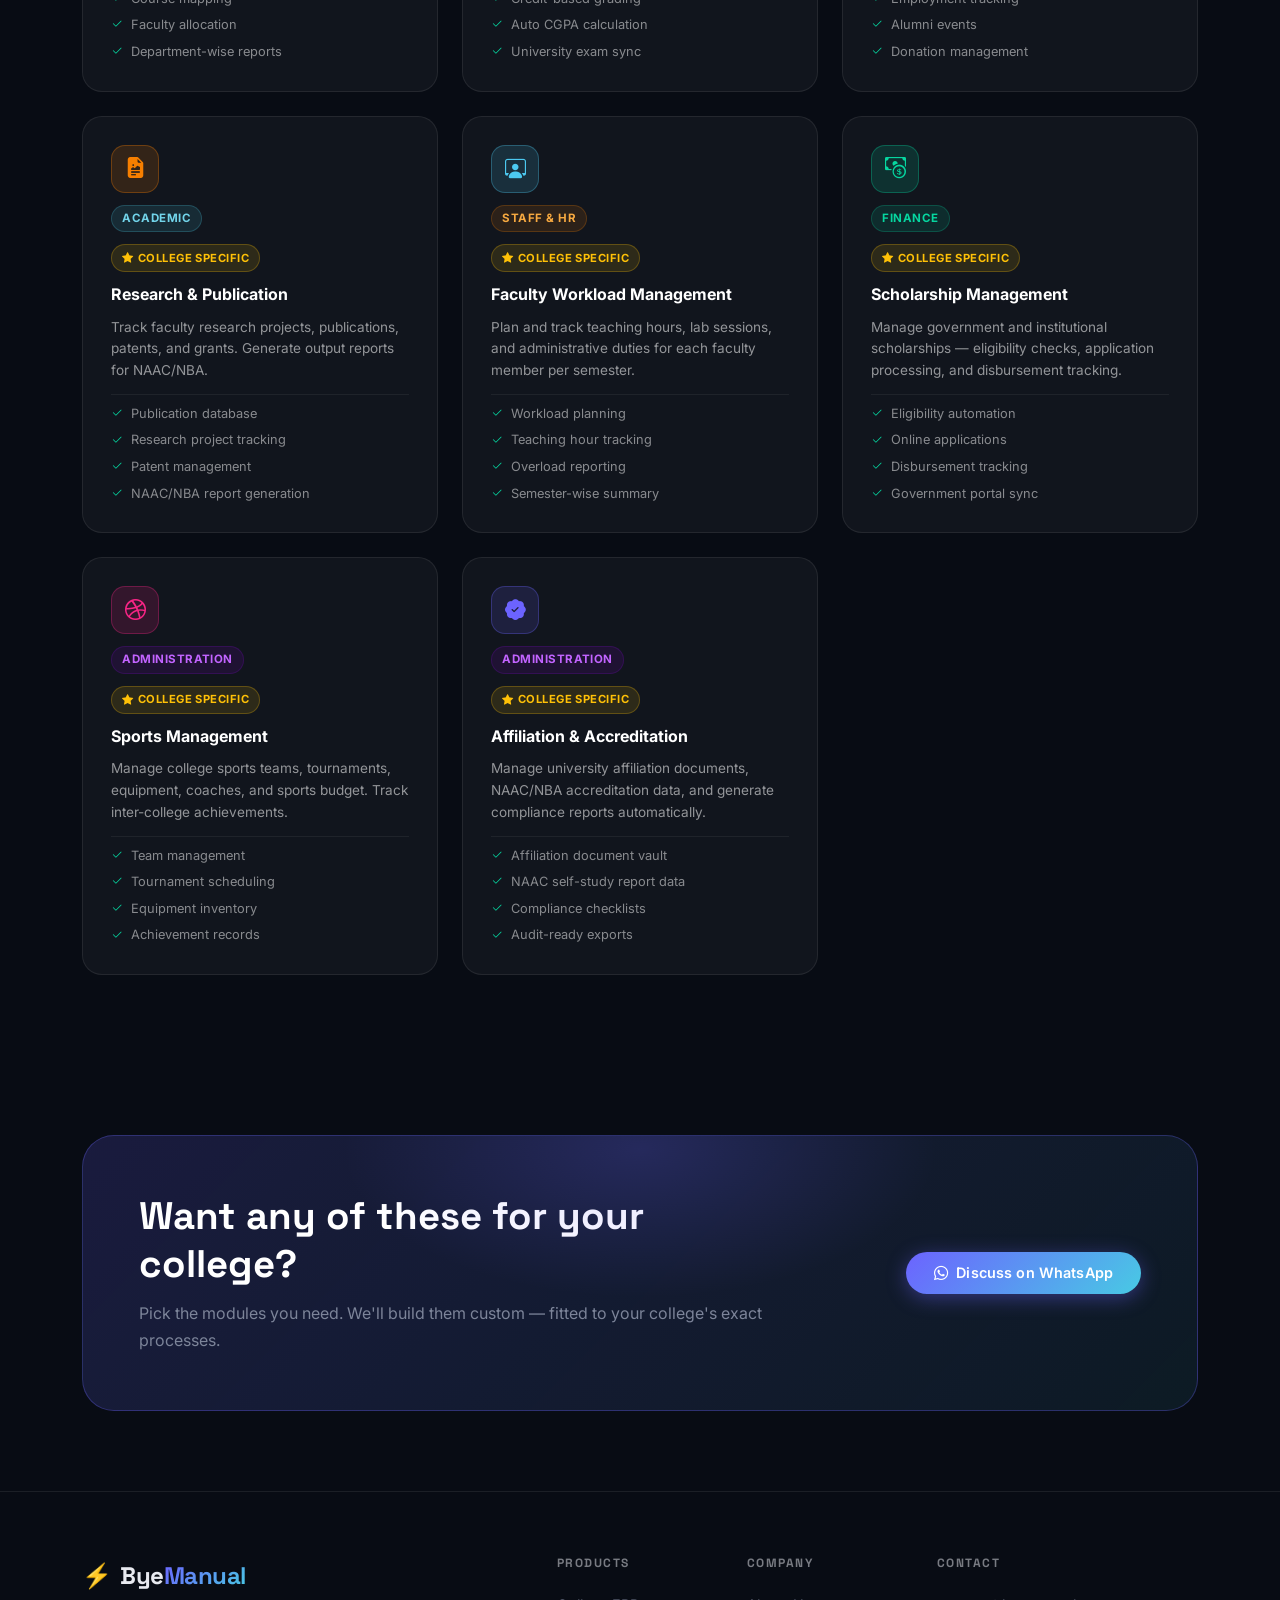
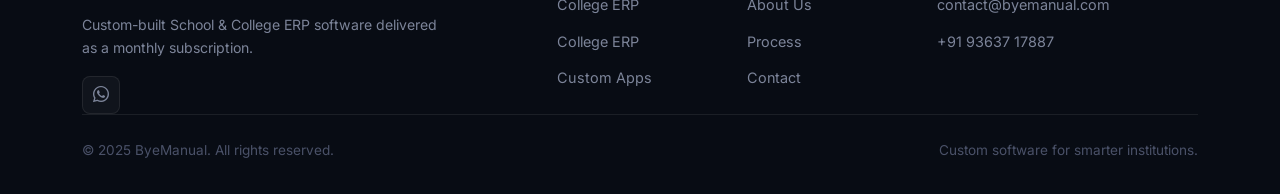
<file: college-erp.html>
<!DOCTYPE html>
<html lang="en">
<head>
  <meta charset="UTF-8" />
  <meta name="viewport" content="width=device-width, initial-scale=1.0" />
  <title>College ERP System | University Management Software | ByeManual</title>
  <meta name="description" content="ByeManual's College ERP system covers 45+ customizable modules for higher education — from university admissions and coursework to alumni tracking." />
  <meta name="keywords" content="college ERP software, university management system, higher education software, campus management system, student portal software, ByeManual college ERP" />
  <meta name="author" content="ByeManual" />
  <meta name="robots" content="index, follow" />
  <link rel="canonical" href="https://www.byemanual.com/college-erp.html" />

  <!-- Open Graph / Facebook -->
  <meta property="og:type" content="website" />
  <meta property="og:url" content="https://www.byemanual.com/college-erp.html" />
  <meta property="og:title" content="Custom College ERP & University Software | ByeManual" />
  <meta property="og:description" content="Streamline your campus operations with a custom College ERP system. Modular, scalable, and built specifically for your institution." />
  <meta property="og:image" content="https://www.byemanual.com/favicon-64.png" />

  <!-- Twitter -->
  <meta property="twitter:card" content="summary_large_image" />
  <meta property="twitter:url" content="https://www.byemanual.com/college-erp.html" />
  <meta property="twitter:title" content="Custom College ERP & University Software | ByeManual" />
  <meta property="twitter:description" content="Streamline your campus operations with a custom College ERP system. Built specifically for your institution." />
  <meta property="twitter:image" content="https://www.byemanual.com/favicon-64.png" />

  <!-- Structured Data (JSON-LD) for SEO and AI -->
  <script type="application/ld+json">
  {
    "@context": "https://schema.org",
    "@type": "SoftwareApplication",
    "name": "ByeManual College ERP",
    "operatingSystem": "Web-based",
    "applicationCategory": "EducationalApplication",
    "description": "Comprehensive College ERP system tailored for higher education, including admissions, faculty, courses, and alumni modules.",
    "provider": {
      "@type": "Organization",
      "name": "ByeManual",
      "url": "https://www.byemanual.com/"
    }
  }
  </script>
  <link rel="icon" type="image/png" sizes="32x32" href="favicon-32.png" />
  <link rel="icon" type="image/png" sizes="16x16" href="favicon-16.png" />
  <link rel="apple-touch-icon" href="favicon-64.png" />
  <meta name="theme-color" content="#080c14" />
  <link href="https://cdn.jsdelivr.net/npm/bootstrap@5.3.3/dist/css/bootstrap.min.css" rel="stylesheet" />
  <link href="https://cdn.jsdelivr.net/npm/bootstrap-icons@1.11.3/font/bootstrap-icons.min.css" rel="stylesheet" />
  <link href="https://fonts.googleapis.com/css2?family=Inter:wght@300;400;500;600;700;800;900&family=Space+Grotesk:wght@400;500;600;700&display=swap" rel="stylesheet" />
  <link rel="stylesheet" href="style.css" />
  <link rel="stylesheet" href="erp.css" />
</head>
<body>
  <nav class="navbar navbar-expand-lg navbar-dark bm-navbar fixed-top" id="mainNav">
    <div class="container">
      <a class="navbar-brand bm-brand" href="index.html">
        <span class="brand-icon">⚡</span>
        <span class="brand-text">Bye<span class="brand-accent">Manual</span></span>
      </a>
      <button class="navbar-toggler border-0" type="button" data-bs-toggle="collapse" data-bs-target="#navbarNav" aria-label="Toggle navigation">
        <span class="navbar-toggler-icon"></span>
      </button>
      <div class="collapse navbar-collapse" id="navbarNav">
        <ul class="navbar-nav ms-auto align-items-lg-center gap-lg-1">
          <li class="nav-item"><a class="nav-link bm-nav-link" href="index.html#about">About</a></li>
          <li class="nav-item"><a class="nav-link bm-nav-link" href="index.html#services">Services</a></li>
          <li class="nav-item"><a class="nav-link bm-nav-link active" href="college-erp.html">College ERP</a></li>
          <li class="nav-item"><a class="nav-link bm-nav-link" href="college-erp.html">College ERP</a></li>
          <li class="nav-item"><a class="nav-link bm-nav-link" href="index.html#contact">Contact</a></li>
          <li class="nav-item ms-lg-3">
            <a class="btn bm-btn-primary" href="index.html#contact" id="nav-cta">Get a Free Demo</a>
          </li>
        </ul>
      </div>
    </div>
  </nav>

  <section class="erp-hero">
    <div class="erp-hero-bg"></div>
    <div class="container">
      <div class="row justify-content-center text-center">
        <div class="col-lg-8">
          <div class="section-label">College ERP</div>
          <h1 class="erp-hero-title">
            Everything your college needs,<br /><span class="text-gradient">built exactly for you</span>
          </h1>
          <p class="erp-hero-subtitle">
            55+ modules. Pick what you need. We build it custom — no off-the-shelf compromises.
            Delivered as a monthly subscription so it grows with your college.
          </p>
          <div class="erp-hero-badges">
            <span class="erp-badge"><i class="bi bi-check-circle-fill me-1"></i>100% Custom Built</span>
            <span class="erp-badge"><i class="bi bi-check-circle-fill me-1"></i>No Lock-in</span>
            <span class="erp-badge"><i class="bi bi-check-circle-fill me-1"></i>Mobile + Web</span>
            <span class="erp-badge"><i class="bi bi-check-circle-fill me-1"></i>Ongoing Support</span>
          </div>
        </div>
      </div>
    </div>
  </section>

  <section class="erp-modules-section">
    <div class="container">
      <div class="erp-filter-bar" id="filterBar">
        <button class="erp-filter-btn active" data-filter="all">All Modules</button>
        <button class="erp-filter-btn" data-filter="student">Student</button>
        <button class="erp-filter-btn" data-filter="academic">Academic</button>
        <button class="erp-filter-btn" data-filter="finance">Finance</button>
        <button class="erp-filter-btn" data-filter="communication">Communication</button>
        <button class="erp-filter-btn" data-filter="hr">Staff & HR</button>
        <button class="erp-filter-btn" data-filter="infrastructure">Infrastructure</button>
        <button class="erp-filter-btn" data-filter="admin">Administration</button>
      </div>

      <div class="erp-module-grid" id="moduleGrid">

        <!-- STUDENT -->
        <div class="erp-module-card" data-category="student">
          <div class="erp-module-icon" style="--icon-color:#6c63ff"><i class="bi bi-person-plus-fill"></i></div>
          <div class="erp-module-cat-tag student-tag">Student</div>
          <h4 class="erp-module-name">Online Admission Management</h4>
          <p class="erp-module-desc">Secure OTP-based admission portal. Eliminates paperwork and manages the entire intake process digitally.</p>
          <ul class="erp-module-features">
            <li><i class="bi bi-check2"></i> Online application form</li>
            <li><i class="bi bi-check2"></i> OTP verification</li>
            <li><i class="bi bi-check2"></i> Document upload</li>
            <li><i class="bi bi-check2"></i> Admission status tracking</li>
          </ul>
        </div>

        <div class="erp-module-card" data-category="student">
          <div class="erp-module-icon" style="--icon-color:#48cae4"><i class="bi bi-calendar-check-fill"></i></div>
          <div class="erp-module-cat-tag student-tag">Student</div>
          <h4 class="erp-module-name">Attendance Management</h4>
          <p class="erp-module-desc">Real-time daily attendance tracking for students and staff. Automated parent notifications on absence.</p>
          <ul class="erp-module-features">
            <li><i class="bi bi-check2"></i> Class-wise attendance</li>
            <li><i class="bi bi-check2"></i> SMS/WhatsApp alerts to parents</li>
            <li><i class="bi bi-check2"></i> Monthly reports</li>
            <li><i class="bi bi-check2"></i> Biometric integration ready</li>
          </ul>
        </div>

        <div class="erp-module-card" data-category="student">
          <div class="erp-module-icon" style="--icon-color:#f77f00"><i class="bi bi-journal-person"></i></div>
          <div class="erp-module-cat-tag student-tag">Student</div>
          <h4 class="erp-module-name">Student Dossier</h4>
          <p class="erp-module-desc">Comprehensive student profiles — academic history, behavioral records, medical info, and family details in one place.</p>
          <ul class="erp-module-features">
            <li><i class="bi bi-check2"></i> Complete student profile</li>
            <li><i class="bi bi-check2"></i> Academic history</li>
            <li><i class="bi bi-check2"></i> Medical records</li>
            <li><i class="bi bi-check2"></i> Family &amp; guardian info</li>
          </ul>
        </div>

        <div class="erp-module-card" data-category="student">
          <div class="erp-module-icon" style="--icon-color:#06d6a0"><i class="bi bi-credit-card-2-front-fill"></i></div>
          <div class="erp-module-cat-tag student-tag">Student</div>
          <h4 class="erp-module-name">Student ID Card Generation</h4>
          <p class="erp-module-desc">Auto-generate branded student ID cards with QR codes. Print-ready PDF export in bulk.</p>
          <ul class="erp-module-features">
            <li><i class="bi bi-check2"></i> Custom school branding</li>
            <li><i class="bi bi-check2"></i> QR code enabled</li>
            <li><i class="bi bi-check2"></i> Bulk PDF export</li>
            <li><i class="bi bi-check2"></i> Digital ID option</li>
          </ul>
        </div>

        <div class="erp-module-card" data-category="student">
          <div class="erp-module-icon" style="--icon-color:#f72585"><i class="bi bi-file-earmark-arrow-right-fill"></i></div>
          <div class="erp-module-cat-tag student-tag">Student</div>
          <h4 class="erp-module-name">Transfer Certificate Generation</h4>
          <p class="erp-module-desc">Generate official TCs instantly with auto-filled student data. No manual typing, no errors.</p>
          <ul class="erp-module-features">
            <li><i class="bi bi-check2"></i> Auto-filled from records</li>
            <li><i class="bi bi-check2"></i> Customizable TC format</li>
            <li><i class="bi bi-check2"></i> Digital signature support</li>
            <li><i class="bi bi-check2"></i> TC issue register</li>
          </ul>
        </div>

        <div class="erp-module-card" data-category="student">
          <div class="erp-module-icon" style="--icon-color:#7209b7"><i class="bi bi-shield-check"></i></div>
          <div class="erp-module-cat-tag student-tag">Student</div>
          <h4 class="erp-module-name">Discipline Management</h4>
          <p class="erp-module-desc">Track and manage student discipline incidents, issue notices, and maintain a productive school atmosphere.</p>
          <ul class="erp-module-features">
            <li><i class="bi bi-check2"></i> Incident logging</li>
            <li><i class="bi bi-check2"></i> Parent notifications</li>
            <li><i class="bi bi-check2"></i> Disciplinary action records</li>
            <li><i class="bi bi-check2"></i> Trend reports</li>
          </ul>
        </div>

        <div class="erp-module-card" data-category="student">
          <div class="erp-module-icon" style="--icon-color:#4cc9f0"><i class="bi bi-emoji-neutral-fill"></i></div>
          <div class="erp-module-cat-tag student-tag">Student</div>
          <h4 class="erp-module-name">Student Behavior Management</h4>
          <p class="erp-module-desc">Record, monitor, and manage student behavior incidents with intervention tracking and parent communication.</p>
          <ul class="erp-module-features">
            <li><i class="bi bi-check2"></i> Behavior incident records</li>
            <li><i class="bi bi-check2"></i> Counselor notes</li>
            <li><i class="bi bi-check2"></i> Parent alerts</li>
            <li><i class="bi bi-check2"></i> Improvement tracking</li>
          </ul>
        </div>

        <!-- ACADEMIC -->
        <div class="erp-module-card" data-category="academic">
          <div class="erp-module-icon" style="--icon-color:#6c63ff"><i class="bi bi-clock-fill"></i></div>
          <div class="erp-module-cat-tag academic-tag">Academic</div>
          <h4 class="erp-module-name">Timetable Management</h4>
          <p class="erp-module-desc">Generate and manage class timetables digitally. Auto-detect clashes and instantly notify teachers.</p>
          <ul class="erp-module-features">
            <li><i class="bi bi-check2"></i> Drag-and-drop builder</li>
            <li><i class="bi bi-check2"></i> Clash detection</li>
            <li><i class="bi bi-check2"></i> Substitute teacher assignment</li>
            <li><i class="bi bi-check2"></i> Student &amp; teacher view</li>
          </ul>
        </div>

        <div class="erp-module-card" data-category="academic">
          <div class="erp-module-icon" style="--icon-color:#48cae4"><i class="bi bi-pencil-fill"></i></div>
          <div class="erp-module-cat-tag academic-tag">Academic</div>
          <h4 class="erp-module-name">Homework &amp; Assignment</h4>
          <p class="erp-module-desc">Teachers post assignments online; students submit digitally. Track completion and send reminders automatically.</p>
          <ul class="erp-module-features">
            <li><i class="bi bi-check2"></i> Online submission</li>
            <li><i class="bi bi-check2"></i> Due date reminders</li>
            <li><i class="bi bi-check2"></i> File attachments</li>
            <li><i class="bi bi-check2"></i> Completion tracking</li>
          </ul>
        </div>

        <div class="erp-module-card" data-category="academic">
          <div class="erp-module-icon" style="--icon-color:#f77f00"><i class="bi bi-file-earmark-text-fill"></i></div>
          <div class="erp-module-cat-tag academic-tag">Academic</div>
          <h4 class="erp-module-name">Examination Management</h4>
          <p class="erp-module-desc">End-to-end exam management — schedule, seating, marks entry, and auto-generated report cards with grades.</p>
          <ul class="erp-module-features">
            <li><i class="bi bi-check2"></i> Exam scheduling</li>
            <li><i class="bi bi-check2"></i> Seating arrangement</li>
            <li><i class="bi bi-check2"></i> Marks entry &amp; grading</li>
            <li><i class="bi bi-check2"></i> Auto report card generation</li>
          </ul>
        </div>

        <div class="erp-module-card" data-category="academic">
          <div class="erp-module-icon" style="--icon-color:#06d6a0"><i class="bi bi-graph-up-arrow"></i></div>
          <div class="erp-module-cat-tag academic-tag">Academic</div>
          <h4 class="erp-module-name">Result Analysis</h4>
          <p class="erp-module-desc">Graphical analysis of exam results — class-wise, subject-wise, and student-wise performance trends.</p>
          <ul class="erp-module-features">
            <li><i class="bi bi-check2"></i> Subject-wise analysis</li>
            <li><i class="bi bi-check2"></i> Pass/fail statistics</li>
            <li><i class="bi bi-check2"></i> Topper lists</li>
            <li><i class="bi bi-check2"></i> Comparative reports</li>
          </ul>
        </div>

        <div class="erp-module-card" data-category="academic">
          <div class="erp-module-icon" style="--icon-color:#4cc9f0"><i class="bi bi-camera-video-fill"></i></div>
          <div class="erp-module-cat-tag academic-tag">Academic</div>
          <h4 class="erp-module-name">Daily Lecture Topics</h4>
          <p class="erp-module-desc">Teachers log daily topics covered in class. Parents and students get a daily learning summary automatically.</p>
          <ul class="erp-module-features">
            <li><i class="bi bi-check2"></i> Topic log per class</li>
            <li><i class="bi bi-check2"></i> Syllabus coverage tracker</li>
            <li><i class="bi bi-check2"></i> Parent visibility</li>
            <li><i class="bi bi-check2"></i> Teaching pace analytics</li>
          </ul>
        </div>

        <div class="erp-module-card" data-category="academic">
          <div class="erp-module-icon" style="--icon-color:#f72585"><i class="bi bi-laptop-fill"></i></div>
          <div class="erp-module-cat-tag academic-tag">Academic</div>
          <h4 class="erp-module-name">E-Learning / Virtual Classroom</h4>
          <p class="erp-module-desc">Conduct real-time online classes, share study materials, and manage a complete digital learning ecosystem.</p>
          <ul class="erp-module-features">
            <li><i class="bi bi-check2"></i> Live class integration</li>
            <li><i class="bi bi-check2"></i> Video lecture library</li>
            <li><i class="bi bi-check2"></i> Study material upload</li>
            <li><i class="bi bi-check2"></i> Student progress tracking</li>
          </ul>
        </div>

        <div class="erp-module-card" data-category="academic">
          <div class="erp-module-icon" style="--icon-color:#7209b7"><i class="bi bi-mortarboard-fill"></i></div>
          <div class="erp-module-cat-tag academic-tag">Academic</div>
          <h4 class="erp-module-name">Academic Management</h4>
          <p class="erp-module-desc">Manage courses, subjects, class sections, and academic calendar from one unified dashboard.</p>
          <ul class="erp-module-features">
            <li><i class="bi bi-check2"></i> Course &amp; subject setup</li>
            <li><i class="bi bi-check2"></i> Class &amp; section management</li>
            <li><i class="bi bi-check2"></i> Syllabus management</li>
            <li><i class="bi bi-check2"></i> Academic calendar</li>
          </ul>
        </div>

        <div class="erp-module-card" data-category="academic">
          <div class="erp-module-icon" style="--icon-color:#48cae4"><i class="bi bi-patch-question-fill"></i></div>
          <div class="erp-module-cat-tag academic-tag">Academic</div>
          <h4 class="erp-module-name">Online Exam / Quiz Management</h4>
          <p class="erp-module-desc">Create and administer online tests with auto-grading. Multiple question types and randomized question banks.</p>
          <ul class="erp-module-features">
            <li><i class="bi bi-check2"></i> MCQ, descriptive, fill-in-blank</li>
            <li><i class="bi bi-check2"></i> Auto-grading</li>
            <li><i class="bi bi-check2"></i> Randomized question banks</li>
            <li><i class="bi bi-check2"></i> Instant result display</li>
          </ul>
        </div>

        <div class="erp-module-card" data-category="academic">
          <div class="erp-module-icon" style="--icon-color:#06d6a0"><i class="bi bi-bar-chart-fill"></i></div>
          <div class="erp-module-cat-tag academic-tag">Academic</div>
          <h4 class="erp-module-name">U-DISE Reports</h4>
          <p class="erp-module-desc">Auto-generate government-mandated U-DISE data reports directly from your college database.</p>
          <ul class="erp-module-features">
            <li><i class="bi bi-check2"></i> Auto data compilation</li>
            <li><i class="bi bi-check2"></i> Government format export</li>
            <li><i class="bi bi-check2"></i> Accuracy validation</li>
            <li><i class="bi bi-check2"></i> Historical records</li>
          </ul>
        </div>

        <div class="erp-module-card" data-category="academic">
          <div class="erp-module-icon" style="--icon-color:#f77f00"><i class="bi bi-trophy-fill"></i></div>
          <div class="erp-module-cat-tag academic-tag">Academic</div>
          <h4 class="erp-module-name">Co-curricular Activities</h4>
          <p class="erp-module-desc">Manage sports, arts, clubs, and extracurricular programs. Track student participation and achievements.</p>
          <ul class="erp-module-features">
            <li><i class="bi bi-check2"></i> Activity enrollment</li>
            <li><i class="bi bi-check2"></i> Coach/mentor assignment</li>
            <li><i class="bi bi-check2"></i> Participation records</li>
            <li><i class="bi bi-check2"></i> Achievement tracking</li>
          </ul>
        </div>

        <!-- FINANCE -->
        <div class="erp-module-card" data-category="finance">
          <div class="erp-module-icon" style="--icon-color:#06d6a0"><i class="bi bi-currency-rupee"></i></div>
          <div class="erp-module-cat-tag finance-tag">Finance</div>
          <h4 class="erp-module-name">Fee Management</h4>
          <p class="erp-module-desc">Complete fee collection system — define fee heads, generate bills, track payments, and send reminders automatically.</p>
          <ul class="erp-module-features">
            <li><i class="bi bi-check2"></i> Custom fee structures</li>
            <li><i class="bi bi-check2"></i> Installment plans</li>
            <li><i class="bi bi-check2"></i> Auto payment reminders</li>
            <li><i class="bi bi-check2"></i> Collection reports</li>
          </ul>
        </div>

        <div class="erp-module-card" data-category="finance">
          <div class="erp-module-icon" style="--icon-color:#f72585"><i class="bi bi-receipt"></i></div>
          <div class="erp-module-cat-tag finance-tag">Finance</div>
          <h4 class="erp-module-name">Fees &amp; Fine Management</h4>
          <p class="erp-module-desc">Manage late fees, library fines, and custom penalty rules. Auto-calculate and add to student accounts.</p>
          <ul class="erp-module-features">
            <li><i class="bi bi-check2"></i> Custom fine rules</li>
            <li><i class="bi bi-check2"></i> Auto-calculation</li>
            <li><i class="bi bi-check2"></i> Fine waiver management</li>
            <li><i class="bi bi-check2"></i> Collection history</li>
          </ul>
        </div>

        <div class="erp-module-card" data-category="finance">
          <div class="erp-module-icon" style="--icon-color:#7209b7"><i class="bi bi-credit-card-fill"></i></div>
          <div class="erp-module-cat-tag finance-tag">Finance</div>
          <h4 class="erp-module-name">Online Payment Gateway</h4>
          <p class="erp-module-desc">Accept fees online via UPI, net banking, credit/debit cards. Auto-reconciliation and instant payment confirmation.</p>
          <ul class="erp-module-features">
            <li><i class="bi bi-check2"></i> UPI, card, net banking</li>
            <li><i class="bi bi-check2"></i> Auto reconciliation</li>
            <li><i class="bi bi-check2"></i> Digital receipts</li>
            <li><i class="bi bi-check2"></i> Payment history</li>
          </ul>
        </div>

        <div class="erp-module-card" data-category="finance">
          <div class="erp-module-icon" style="--icon-color:#48cae4"><i class="bi bi-calculator-fill"></i></div>
          <div class="erp-module-cat-tag finance-tag">Finance</div>
          <h4 class="erp-module-name">Accounting &amp; Expense</h4>
          <p class="erp-module-desc">Track school income and expenses, manage vendor payments, and generate audit-ready financial statements.</p>
          <ul class="erp-module-features">
            <li><i class="bi bi-check2"></i> Income &amp; expense tracking</li>
            <li><i class="bi bi-check2"></i> Vendor management</li>
            <li><i class="bi bi-check2"></i> Budget vs actual</li>
            <li><i class="bi bi-check2"></i> Financial statements</li>
          </ul>
        </div>

        <!-- COMMUNICATION -->
        <div class="erp-module-card" data-category="communication">
          <div class="erp-module-icon" style="--icon-color:#f72585"><i class="bi bi-bell-fill"></i></div>
          <div class="erp-module-cat-tag communication-tag">Communication</div>
          <h4 class="erp-module-name">Alert &amp; Notification System</h4>
          <p class="erp-module-desc">Send targeted SMS, WhatsApp, and push notifications to parents, students, and staff instantly from the dashboard.</p>
          <ul class="erp-module-features">
            <li><i class="bi bi-check2"></i> SMS &amp; WhatsApp alerts</li>
            <li><i class="bi bi-check2"></i> Push notifications</li>
            <li><i class="bi bi-check2"></i> Group targeting</li>
            <li><i class="bi bi-check2"></i> Delivery status tracking</li>
          </ul>
        </div>

        <div class="erp-module-card" data-category="communication">
          <div class="erp-module-icon" style="--icon-color:#6c63ff"><i class="bi bi-chat-dots-fill"></i></div>
          <div class="erp-module-cat-tag communication-tag">Communication</div>
          <h4 class="erp-module-name">Parent–Teacher Interaction</h4>
          <p class="erp-module-desc">Real-time messaging between parents and teachers. Parents see daily performance updates without calling the school.</p>
          <ul class="erp-module-features">
            <li><i class="bi bi-check2"></i> In-app messaging</li>
            <li><i class="bi bi-check2"></i> Daily progress updates</li>
            <li><i class="bi bi-check2"></i> Meeting scheduling</li>
            <li><i class="bi bi-check2"></i> Read receipts</li>
          </ul>
        </div>

        <div class="erp-module-card" data-category="communication">
          <div class="erp-module-icon" style="--icon-color:#f77f00"><i class="bi bi-chat-square-text-fill"></i></div>
          <div class="erp-module-cat-tag communication-tag">Communication</div>
          <h4 class="erp-module-name">Online PTM Feedback</h4>
          <p class="erp-module-desc">Collect and manage Parent-Teacher Meeting feedback digitally. Schedule PTMs and record outcomes online.</p>
          <ul class="erp-module-features">
            <li><i class="bi bi-check2"></i> Online PTM scheduling</li>
            <li><i class="bi bi-check2"></i> Feedback forms</li>
            <li><i class="bi bi-check2"></i> Meeting notes</li>
            <li><i class="bi bi-check2"></i> Outcome tracking</li>
          </ul>
        </div>

        <div class="erp-module-card" data-category="communication">
          <div class="erp-module-icon" style="--icon-color:#4cc9f0"><i class="bi bi-star-fill"></i></div>
          <div class="erp-module-cat-tag communication-tag">Communication</div>
          <h4 class="erp-module-name">Online Teacher Feedback</h4>
          <p class="erp-module-desc">Anonymous student feedback on teacher performance. Helps management identify training needs.</p>
          <ul class="erp-module-features">
            <li><i class="bi bi-check2"></i> Anonymous feedback</li>
            <li><i class="bi bi-check2"></i> Customizable rating criteria</li>
            <li><i class="bi bi-check2"></i> Performance dashboards</li>
            <li><i class="bi bi-check2"></i> Trend analysis</li>
          </ul>
        </div>

        <div class="erp-module-card" data-category="communication">
          <div class="erp-module-icon" style="--icon-color:#06d6a0"><i class="bi bi-newspaper"></i></div>
          <div class="erp-module-cat-tag communication-tag">Communication</div>
          <h4 class="erp-module-name">News &amp; Events</h4>
          <p class="erp-module-desc">Publish school news, upcoming events, and announcements directly to the parent and student app.</p>
          <ul class="erp-module-features">
            <li><i class="bi bi-check2"></i> News publishing</li>
            <li><i class="bi bi-check2"></i> Event announcements</li>
            <li><i class="bi bi-check2"></i> Push notification on publish</li>
            <li><i class="bi bi-check2"></i> Archive management</li>
          </ul>
        </div>

        <div class="erp-module-card" data-category="communication">
          <div class="erp-module-icon" style="--icon-color:#7209b7"><i class="bi bi-images"></i></div>
          <div class="erp-module-cat-tag communication-tag">Communication</div>
          <h4 class="erp-module-name">Photo Gallery &amp; Videos</h4>
          <p class="erp-module-desc">Share school event photos and videos with parents securely through the app.</p>
          <ul class="erp-module-features">
            <li><i class="bi bi-check2"></i> Event albums</li>
            <li><i class="bi bi-check2"></i> Video uploads</li>
            <li><i class="bi bi-check2"></i> Access control</li>
            <li><i class="bi bi-check2"></i> Parent download option</li>
          </ul>
        </div>

        <div class="erp-module-card" data-category="communication">
          <div class="erp-module-icon" style="--icon-color:#f72585"><i class="bi bi-megaphone-fill"></i></div>
          <div class="erp-module-cat-tag communication-tag">Communication</div>
          <h4 class="erp-module-name">Circular &amp; Notice Board</h4>
          <p class="erp-module-desc">Send digital circulars to specific classes or the whole school. Track who has read the notice.</p>
          <ul class="erp-module-features">
            <li><i class="bi bi-check2"></i> Targeted distribution</li>
            <li><i class="bi bi-check2"></i> Read receipts</li>
            <li><i class="bi bi-check2"></i> Acknowledgement option</li>
            <li><i class="bi bi-check2"></i> Archive</li>
          </ul>
        </div>

        <!-- STAFF & HR -->
        <div class="erp-module-card" data-category="hr">
          <div class="erp-module-icon" style="--icon-color:#6c63ff"><i class="bi bi-people-fill"></i></div>
          <div class="erp-module-cat-tag hr-tag">Staff &amp; HR</div>
          <h4 class="erp-module-name">Employee Management</h4>
          <p class="erp-module-desc">Complete employee records — personal info, qualifications, joining date, salary, and performance history.</p>
          <ul class="erp-module-features">
            <li><i class="bi bi-check2"></i> Employee profiles</li>
            <li><i class="bi bi-check2"></i> Document management</li>
            <li><i class="bi bi-check2"></i> Salary records</li>
            <li><i class="bi bi-check2"></i> Performance history</li>
          </ul>
        </div>

        <div class="erp-module-card" data-category="hr">
          <div class="erp-module-icon" style="--icon-color:#48cae4"><i class="bi bi-person-badge-fill"></i></div>
          <div class="erp-module-cat-tag hr-tag">Staff &amp; HR</div>
          <h4 class="erp-module-name">HR Management</h4>
          <p class="erp-module-desc">Manage recruitment, onboarding, payroll, and HR processes. Generate payslips and track increments.</p>
          <ul class="erp-module-features">
            <li><i class="bi bi-check2"></i> Payroll processing</li>
            <li><i class="bi bi-check2"></i> Payslip generation</li>
            <li><i class="bi bi-check2"></i> Increment tracking</li>
            <li><i class="bi bi-check2"></i> Recruitment pipeline</li>
          </ul>
        </div>

        <div class="erp-module-card" data-category="hr">
          <div class="erp-module-icon" style="--icon-color:#f77f00"><i class="bi bi-calendar-x-fill"></i></div>
          <div class="erp-module-cat-tag hr-tag">Staff &amp; HR</div>
          <h4 class="erp-module-name">Leave Management</h4>
          <p class="erp-module-desc">Digital leave application and approval workflow for teachers and staff. Track leave balances and generate reports.</p>
          <ul class="erp-module-features">
            <li><i class="bi bi-check2"></i> Online leave application</li>
            <li><i class="bi bi-check2"></i> Approval workflow</li>
            <li><i class="bi bi-check2"></i> Leave balance tracking</li>
            <li><i class="bi bi-check2"></i> Attendance integration</li>
          </ul>
        </div>

        <div class="erp-module-card" data-category="hr">
          <div class="erp-module-icon" style="--icon-color:#06d6a0"><i class="bi bi-kanban-fill"></i></div>
          <div class="erp-module-cat-tag hr-tag">Staff &amp; HR</div>
          <h4 class="erp-module-name">Work Allocation Management</h4>
          <p class="erp-module-desc">Assign tasks digitally across teachers and non-teaching staff. Track progress and completion in real time.</p>
          <ul class="erp-module-features">
            <li><i class="bi bi-check2"></i> Task assignment</li>
            <li><i class="bi bi-check2"></i> Priority setting</li>
            <li><i class="bi bi-check2"></i> Progress tracking</li>
            <li><i class="bi bi-check2"></i> Completion reports</li>
          </ul>
        </div>

        <div class="erp-module-card" data-category="hr">
          <div class="erp-module-icon" style="--icon-color:#7209b7"><i class="bi bi-clipboard2-check-fill"></i></div>
          <div class="erp-module-cat-tag hr-tag">Staff &amp; HR</div>
          <h4 class="erp-module-name">Duty / Activity Allocation</h4>
          <p class="erp-module-desc">Assign supervision duties, exam invigilation, and event responsibilities to staff digitally.</p>
          <ul class="erp-module-features">
            <li><i class="bi bi-check2"></i> Duty roster management</li>
            <li><i class="bi bi-check2"></i> Invigilation assignment</li>
            <li><i class="bi bi-check2"></i> Real-time monitoring</li>
            <li><i class="bi bi-check2"></i> Duty history</li>
          </ul>
        </div>

        <!-- INFRASTRUCTURE -->
        <div class="erp-module-card" data-category="infrastructure">
          <div class="erp-module-icon" style="--icon-color:#f77f00"><i class="bi bi-bus-front-fill"></i></div>
          <div class="erp-module-cat-tag infrastructure-tag">Infrastructure</div>
          <h4 class="erp-module-name">Transport Management</h4>
          <p class="erp-module-desc">Manage routes, buses, and driver info. Parents track the school bus live. Automated stop-wise attendance.</p>
          <ul class="erp-module-features">
            <li><i class="bi bi-check2"></i> Live GPS tracking</li>
            <li><i class="bi bi-check2"></i> Route management</li>
            <li><i class="bi bi-check2"></i> Student boarding alerts</li>
            <li><i class="bi bi-check2"></i> Transport fee management</li>
          </ul>
        </div>

        <div class="erp-module-card" data-category="infrastructure">
          <div class="erp-module-icon" style="--icon-color:#6c63ff"><i class="bi bi-book-fill"></i></div>
          <div class="erp-module-cat-tag infrastructure-tag">Infrastructure</div>
          <h4 class="erp-module-name">Library Management</h4>
          <p class="erp-module-desc">Digital catalogue, book issue/return tracking, fine management, and overdue alerts for the school library.</p>
          <ul class="erp-module-features">
            <li><i class="bi bi-check2"></i> Book catalogue</li>
            <li><i class="bi bi-check2"></i> Issue &amp; return tracking</li>
            <li><i class="bi bi-check2"></i> Overdue alerts</li>
            <li><i class="bi bi-check2"></i> Library fine management</li>
          </ul>
        </div>

        <div class="erp-module-card" data-category="infrastructure">
          <div class="erp-module-icon" style="--icon-color:#48cae4"><i class="bi bi-boxes"></i></div>
          <div class="erp-module-cat-tag infrastructure-tag">Infrastructure</div>
          <h4 class="erp-module-name">Inventory Management</h4>
          <p class="erp-module-desc">Track school assets, stationery, lab equipment, and furniture. Get low-stock alerts and manage procurement.</p>
          <ul class="erp-module-features">
            <li><i class="bi bi-check2"></i> Asset tracking</li>
            <li><i class="bi bi-check2"></i> Low-stock alerts</li>
            <li><i class="bi bi-check2"></i> Purchase orders</li>
            <li><i class="bi bi-check2"></i> Vendor management</li>
          </ul>
        </div>

        <div class="erp-module-card" data-category="infrastructure">
          <div class="erp-module-icon" style="--icon-color:#f72585"><i class="bi bi-heart-pulse-fill"></i></div>
          <div class="erp-module-cat-tag infrastructure-tag">Infrastructure</div>
          <h4 class="erp-module-name">Healthcare / Medical Room</h4>
          <p class="erp-module-desc">Maintain student medical records, log medical room visits, track medications, and alert parents for health issues.</p>
          <ul class="erp-module-features">
            <li><i class="bi bi-check2"></i> Student health records</li>
            <li><i class="bi bi-check2"></i> Medical room visit log</li>
            <li><i class="bi bi-check2"></i> Parent health alerts</li>
            <li><i class="bi bi-check2"></i> Allergy &amp; condition tracking</li>
          </ul>
        </div>

        <div class="erp-module-card" data-category="infrastructure">
          <div class="erp-module-icon" style="--icon-color:#06d6a0"><i class="bi bi-person-check-fill"></i></div>
          <div class="erp-module-cat-tag infrastructure-tag">Infrastructure</div>
          <h4 class="erp-module-name">Visitor Management</h4>
          <p class="erp-module-desc">Log all school visitors digitally — who they're visiting, entry/exit time, purpose. Auto visitor passes.</p>
          <ul class="erp-module-features">
            <li><i class="bi bi-check2"></i> Digital visitor log</li>
            <li><i class="bi bi-check2"></i> Pre-approved visitor list</li>
            <li><i class="bi bi-check2"></i> Auto visitor pass</li>
            <li><i class="bi bi-check2"></i> Security dashboard</li>
          </ul>
        </div>

        <div class="erp-module-card" data-category="infrastructure">
          <div class="erp-module-icon" style="--icon-color:#7209b7"><i class="bi bi-fingerprint"></i></div>
          <div class="erp-module-cat-tag infrastructure-tag">Infrastructure</div>
          <h4 class="erp-module-name">Biometric Integration</h4>
          <p class="erp-module-desc">Connect biometric devices for student and staff attendance. Auto-sync with attendance module and payroll.</p>
          <ul class="erp-module-features">
            <li><i class="bi bi-check2"></i> Fingerprint device integration</li>
            <li><i class="bi bi-check2"></i> Face recognition support</li>
            <li><i class="bi bi-check2"></i> Auto attendance sync</li>
            <li><i class="bi bi-check2"></i> Payroll integration</li>
          </ul>
        </div>

        <div class="erp-module-card" data-category="infrastructure">
          <div class="erp-module-icon" style="--icon-color:#4cc9f0"><i class="bi bi-lock-fill"></i></div>
          <div class="erp-module-cat-tag infrastructure-tag">Infrastructure</div>
          <h4 class="erp-module-name">Access Management</h4>
          <p class="erp-module-desc">Role-based access control — define what each user (admin, teacher, parent, student) can see and do.</p>
          <ul class="erp-module-features">
            <li><i class="bi bi-check2"></i> Role-based access</li>
            <li><i class="bi bi-check2"></i> Custom permission sets</li>
            <li><i class="bi bi-check2"></i> Activity audit logs</li>
            <li><i class="bi bi-check2"></i> Secure login with OTP</li>
          </ul>
        </div>

        <div class="erp-module-card" data-category="infrastructure">
          <div class="erp-module-icon" style="--icon-color:#f77f00"><i class="bi bi-gear-fill"></i></div>
          <div class="erp-module-cat-tag infrastructure-tag">Infrastructure</div>
          <h4 class="erp-module-name">Scheduled Services</h4>
          <p class="erp-module-desc">Schedule and track maintenance, cleaning, and transport services. Auto-reminders and completion confirmations.</p>
          <ul class="erp-module-features">
            <li><i class="bi bi-check2"></i> Service scheduling</li>
            <li><i class="bi bi-check2"></i> Vendor assignment</li>
            <li><i class="bi bi-check2"></i> Completion tracking</li>
            <li><i class="bi bi-check2"></i> Cost management</li>
          </ul>
        </div>

        <!-- ADMINISTRATION -->
        <div class="erp-module-card" data-category="admin">
          <div class="erp-module-icon" style="--icon-color:#6c63ff"><i class="bi bi-calendar-event-fill"></i></div>
          <div class="erp-module-cat-tag admin-tag">Administration</div>
          <h4 class="erp-module-name">Event Management</h4>
          <p class="erp-module-desc">Plan, organize, and track all school events — Annual Day, Sports Day, Exhibitions. Manage budgets and guest lists.</p>
          <ul class="erp-module-features">
            <li><i class="bi bi-check2"></i> Event planning board</li>
            <li><i class="bi bi-check2"></i> Budget tracking</li>
            <li><i class="bi bi-check2"></i> Invitee management</li>
            <li><i class="bi bi-check2"></i> Task assignments</li>
          </ul>
        </div>

        <div class="erp-module-card" data-category="admin">
          <div class="erp-module-icon" style="--icon-color:#48cae4"><i class="bi bi-calendar2-week-fill"></i></div>
          <div class="erp-module-cat-tag admin-tag">Administration</div>
          <h4 class="erp-module-name">Holidays &amp; School Planner</h4>
          <p class="erp-module-desc">Define and communicate the annual academic calendar — holidays, exam dates, events — to the entire school community.</p>
          <ul class="erp-module-features">
            <li><i class="bi bi-check2"></i> Annual academic calendar</li>
            <li><i class="bi bi-check2"></i> Holiday declarations</li>
            <li><i class="bi bi-check2"></i> Exam schedule planner</li>
            <li><i class="bi bi-check2"></i> Auto parent notifications</li>
          </ul>
        </div>

        <div class="erp-module-card" data-category="admin">
          <div class="erp-module-icon" style="--icon-color:#f77f00"><i class="bi bi-award-fill"></i></div>
          <div class="erp-module-cat-tag admin-tag">Administration</div>
          <h4 class="erp-module-name">Certificate Management</h4>
          <p class="erp-module-desc">Issue and track all types of certificates — bonafide, character, merit. Auto-filled, digitally signed, and logged.</p>
          <ul class="erp-module-features">
            <li><i class="bi bi-check2"></i> Multiple certificate types</li>
            <li><i class="bi bi-check2"></i> Auto fill from records</li>
            <li><i class="bi bi-check2"></i> Digital signature</li>
            <li><i class="bi bi-check2"></i> Issue register</li>
          </ul>
        </div>

        <div class="erp-module-card" data-category="admin">
          <div class="erp-module-icon" style="--icon-color:#7209b7"><i class="bi bi-pie-chart-fill"></i></div>
          <div class="erp-module-cat-tag admin-tag">Administration</div>
          <h4 class="erp-module-name">Analytics &amp; Reports Dashboard</h4>
          <p class="erp-module-desc">Live graphical dashboards — enrollment trends, fee collection, attendance rates, academic performance — at a glance.</p>
          <ul class="erp-module-features">
            <li><i class="bi bi-check2"></i> Real-time dashboards</li>
            <li><i class="bi bi-check2"></i> Custom report builder</li>
            <li><i class="bi bi-check2"></i> PDF &amp; Excel export</li>
            <li><i class="bi bi-check2"></i> Historical comparisons</li>
          </ul>
        </div>

        <div class="erp-module-card" data-category="admin">
          <div class="erp-module-icon" style="--icon-color:#f72585"><i class="bi bi-stars"></i></div>
          <div class="erp-module-cat-tag admin-tag">Administration</div>
          <h4 class="erp-module-name">Achievement &amp; Talent</h4>
          <p class="erp-module-desc">Recognize and showcase student achievements in academics, sports, and arts. Build a living achievement portfolio.</p>
          <ul class="erp-module-features">
            <li><i class="bi bi-check2"></i> Achievement records</li>
            <li><i class="bi bi-check2"></i> Merit awards</li>
            <li><i class="bi bi-check2"></i> Student portfolio</li>
            <li><i class="bi bi-check2"></i> Parent app display</li>
          </ul>
        </div>

        <div class="erp-module-card" data-category="admin">
          <div class="erp-module-icon" style="--icon-color:#4cc9f0"><i class="bi bi-person-add"></i></div>
          <div class="erp-module-cat-tag admin-tag">Administration</div>
          <h4 class="erp-module-name">Enquiry Management</h4>
          <p class="erp-module-desc">Capture and manage all admission enquiries. Assign follow-ups, track conversion, and never miss a lead.</p>
          <ul class="erp-module-features">
            <li><i class="bi bi-check2"></i> Enquiry capture form</li>
            <li><i class="bi bi-check2"></i> Follow-up reminders</li>
            <li><i class="bi bi-check2"></i> Conversion tracking</li>
            <li><i class="bi bi-check2"></i> Source analytics</li>
          </ul>
        </div>

        <div class="erp-module-card" data-category="admin">
          <div class="erp-module-icon" style="--icon-color:#06d6a0"><i class="bi bi-printer-fill"></i></div>
          <div class="erp-module-cat-tag admin-tag">Administration</div>
          <h4 class="erp-module-name">Document Printing &amp; Management</h4>
          <p class="erp-module-desc">Generate and print hall tickets, admit cards, marksheets, and official letters — auto-filled from the system.</p>
          <ul class="erp-module-features">
            <li><i class="bi bi-check2"></i> Hall ticket generation</li>
            <li><i class="bi bi-check2"></i> Admit cards</li>
            <li><i class="bi bi-check2"></i> Marksheet printing</li>
            <li><i class="bi bi-check2"></i> Custom templates</li>
          </ul>
        </div>

        <div class="erp-module-card" data-category="admin">
          <div class="erp-module-icon" style="--icon-color:#6c63ff"><i class="bi bi-hand-thumbs-up-fill"></i></div>
          <div class="erp-module-cat-tag admin-tag">Administration</div>
          <h4 class="erp-module-name">Service Requests</h4>
          <p class="erp-module-desc">Parents and staff raise service requests (TC, bonafide, maintenance) digitally. Track status without phone calls.</p>
          <ul class="erp-module-features">
            <li><i class="bi bi-check2"></i> Online request submission</li>
            <li><i class="bi bi-check2"></i> Status tracking</li>
            <li><i class="bi bi-check2"></i> Completion notification</li>
            <li><i class="bi bi-check2"></i> Request history</li>
          </ul>
        </div>

        <!-- COLLEGE-SPECIFIC MODULES -->
        <div class="erp-module-card" data-category="infrastructure">
          <div class="erp-module-icon" style="--icon-color:#6c63ff"><i class="bi bi-building-fill"></i></div>
          <div class="erp-module-cat-tag infrastructure-tag">Infrastructure</div>
          <div class="college-badge"><i class="bi bi-star-fill me-1"></i>College Specific</div>
          <h4 class="erp-module-name">Hostel Management</h4>
          <p class="erp-module-desc">Manage hostel rooms, allotments, mess fees, wardens, and student complaints from a central dashboard.</p>
          <ul class="erp-module-features">
            <li><i class="bi bi-check2"></i> Room allotment</li>
            <li><i class="bi bi-check2"></i> Mess fee management</li>
            <li><i class="bi bi-check2"></i> Warden dashboard</li>
            <li><i class="bi bi-check2"></i> Student complaint tracking</li>
          </ul>
        </div>

        <div class="erp-module-card" data-category="admin">
          <div class="erp-module-icon" style="--icon-color:#f72585"><i class="bi bi-briefcase-fill"></i></div>
          <div class="erp-module-cat-tag admin-tag">Administration</div>
          <div class="college-badge"><i class="bi bi-star-fill me-1"></i>College Specific</div>
          <h4 class="erp-module-name">Placement Cell Management</h4>
          <p class="erp-module-desc">Manage campus drives, company registrations, student applications, offer letters, and placement statistics.</p>
          <ul class="erp-module-features">
            <li><i class="bi bi-check2"></i> Company registration</li>
            <li><i class="bi bi-check2"></i> Drive scheduling</li>
            <li><i class="bi bi-check2"></i> Student application tracking</li>
            <li><i class="bi bi-check2"></i> Placement statistics</li>
          </ul>
        </div>

        <div class="erp-module-card" data-category="admin">
          <div class="erp-module-icon" style="--icon-color:#48cae4"><i class="bi bi-diagram-3-fill"></i></div>
          <div class="erp-module-cat-tag admin-tag">Administration</div>
          <div class="college-badge"><i class="bi bi-star-fill me-1"></i>College Specific</div>
          <h4 class="erp-module-name">Department Management</h4>
          <p class="erp-module-desc">Manage multiple departments independently with their own courses, faculty, budgets, and reporting structures.</p>
          <ul class="erp-module-features">
            <li><i class="bi bi-check2"></i> Department profiles</li>
            <li><i class="bi bi-check2"></i> Course mapping</li>
            <li><i class="bi bi-check2"></i> Faculty allocation</li>
            <li><i class="bi bi-check2"></i> Department-wise reports</li>
          </ul>
        </div>

        <div class="erp-module-card" data-category="academic">
          <div class="erp-module-icon" style="--icon-color:#06d6a0"><i class="bi bi-123"></i></div>
          <div class="erp-module-cat-tag academic-tag">Academic</div>
          <div class="college-badge"><i class="bi bi-star-fill me-1"></i>College Specific</div>
          <h4 class="erp-module-name">Semester &amp; CGPA Management</h4>
          <p class="erp-module-desc">Manage semester-wise courses, credit systems, internal marks, and auto-calculate CGPA as per university norms.</p>
          <ul class="erp-module-features">
            <li><i class="bi bi-check2"></i> Semester registration</li>
            <li><i class="bi bi-check2"></i> Credit-based grading</li>
            <li><i class="bi bi-check2"></i> Auto CGPA calculation</li>
            <li><i class="bi bi-check2"></i> University exam sync</li>
          </ul>
        </div>

        <div class="erp-module-card" data-category="communication">
          <div class="erp-module-icon" style="--icon-color:#7209b7"><i class="bi bi-mortarboard-fill"></i></div>
          <div class="erp-module-cat-tag communication-tag">Communication</div>
          <div class="college-badge"><i class="bi bi-star-fill me-1"></i>College Specific</div>
          <h4 class="erp-module-name">Alumni Management</h4>
          <p class="erp-module-desc">Build and engage your alumni network. Track employment, collect donations, and connect alumni with current students.</p>
          <ul class="erp-module-features">
            <li><i class="bi bi-check2"></i> Alumni directory</li>
            <li><i class="bi bi-check2"></i> Employment tracking</li>
            <li><i class="bi bi-check2"></i> Alumni events</li>
            <li><i class="bi bi-check2"></i> Donation management</li>
          </ul>
        </div>

        <div class="erp-module-card" data-category="academic">
          <div class="erp-module-icon" style="--icon-color:#f77f00"><i class="bi bi-file-earmark-richtext-fill"></i></div>
          <div class="erp-module-cat-tag academic-tag">Academic</div>
          <div class="college-badge"><i class="bi bi-star-fill me-1"></i>College Specific</div>
          <h4 class="erp-module-name">Research &amp; Publication</h4>
          <p class="erp-module-desc">Track faculty research projects, publications, patents, and grants. Generate output reports for NAAC/NBA.</p>
          <ul class="erp-module-features">
            <li><i class="bi bi-check2"></i> Publication database</li>
            <li><i class="bi bi-check2"></i> Research project tracking</li>
            <li><i class="bi bi-check2"></i> Patent management</li>
            <li><i class="bi bi-check2"></i> NAAC/NBA report generation</li>
          </ul>
        </div>

        <div class="erp-module-card" data-category="hr">
          <div class="erp-module-icon" style="--icon-color:#4cc9f0"><i class="bi bi-person-workspace"></i></div>
          <div class="erp-module-cat-tag hr-tag">Staff &amp; HR</div>
          <div class="college-badge"><i class="bi bi-star-fill me-1"></i>College Specific</div>
          <h4 class="erp-module-name">Faculty Workload Management</h4>
          <p class="erp-module-desc">Plan and track teaching hours, lab sessions, and administrative duties for each faculty member per semester.</p>
          <ul class="erp-module-features">
            <li><i class="bi bi-check2"></i> Workload planning</li>
            <li><i class="bi bi-check2"></i> Teaching hour tracking</li>
            <li><i class="bi bi-check2"></i> Overload reporting</li>
            <li><i class="bi bi-check2"></i> Semester-wise summary</li>
          </ul>
        </div>

        <div class="erp-module-card" data-category="finance">
          <div class="erp-module-icon" style="--icon-color:#06d6a0"><i class="bi bi-cash-coin"></i></div>
          <div class="erp-module-cat-tag finance-tag">Finance</div>
          <div class="college-badge"><i class="bi bi-star-fill me-1"></i>College Specific</div>
          <h4 class="erp-module-name">Scholarship Management</h4>
          <p class="erp-module-desc">Manage government and institutional scholarships — eligibility checks, application processing, and disbursement tracking.</p>
          <ul class="erp-module-features">
            <li><i class="bi bi-check2"></i> Eligibility automation</li>
            <li><i class="bi bi-check2"></i> Online applications</li>
            <li><i class="bi bi-check2"></i> Disbursement tracking</li>
            <li><i class="bi bi-check2"></i> Government portal sync</li>
          </ul>
        </div>

        <div class="erp-module-card" data-category="admin">
          <div class="erp-module-icon" style="--icon-color:#f72585"><i class="bi bi-dribbble"></i></div>
          <div class="erp-module-cat-tag admin-tag">Administration</div>
          <div class="college-badge"><i class="bi bi-star-fill me-1"></i>College Specific</div>
          <h4 class="erp-module-name">Sports Management</h4>
          <p class="erp-module-desc">Manage college sports teams, tournaments, equipment, coaches, and sports budget. Track inter-college achievements.</p>
          <ul class="erp-module-features">
            <li><i class="bi bi-check2"></i> Team management</li>
            <li><i class="bi bi-check2"></i> Tournament scheduling</li>
            <li><i class="bi bi-check2"></i> Equipment inventory</li>
            <li><i class="bi bi-check2"></i> Achievement records</li>
          </ul>
        </div>

        <div class="erp-module-card" data-category="admin">
          <div class="erp-module-icon" style="--icon-color:#6c63ff"><i class="bi bi-patch-check-fill"></i></div>
          <div class="erp-module-cat-tag admin-tag">Administration</div>
          <div class="college-badge"><i class="bi bi-star-fill me-1"></i>College Specific</div>
          <h4 class="erp-module-name">Affiliation &amp; Accreditation</h4>
          <p class="erp-module-desc">Manage university affiliation documents, NAAC/NBA accreditation data, and generate compliance reports automatically.</p>
          <ul class="erp-module-features">
            <li><i class="bi bi-check2"></i> Affiliation document vault</li>
            <li><i class="bi bi-check2"></i> NAAC self-study report data</li>
            <li><i class="bi bi-check2"></i> Compliance checklists</li>
            <li><i class="bi bi-check2"></i> Audit-ready exports</li>
          </ul>
        </div>

      </div>
    </div>
  </section>

  <section class="bm-cta-section">
    <div class="container">
      <div class="cta-card">
        <div class="cta-glow"></div>
        <div class="row align-items-center g-4">
          <div class="col-lg-8">
            <h2 class="cta-title">Want any of these for your college?</h2>
            <p class="cta-subtitle">Pick the modules you need. We'll build them custom — fitted to your college's exact processes.</p>
          </div>
          <div class="col-lg-4 text-lg-end">
            <a href="https://wa.me/919363717887?text=Hi%2C%20I%20want%20to%20discuss%20School%20ERP%20modules." class="btn bm-btn-primary btn-lg" target="_blank" rel="noopener noreferrer">
              <i class="bi bi-whatsapp me-2"></i>Discuss on WhatsApp
            </a>
          </div>
        </div>
      </div>
    </div>
  </section>

  <footer class="bm-footer">
    <div class="container">
      <div class="row g-4 footer-top">
        <div class="col-lg-4">
          <a class="navbar-brand bm-brand mb-3 d-inline-flex" href="index.html">
            <span class="brand-icon">⚡</span>
            <span class="brand-text">Bye<span class="brand-accent">Manual</span></span>
          </a>
          <p class="footer-desc">Custom-built School &amp; College ERP software delivered as a monthly subscription.</p>
          <div class="footer-socials mt-3">
            <a href="https://wa.me/919363717887" class="social-link" target="_blank" rel="noopener noreferrer" aria-label="Chat on WhatsApp"><i class="bi bi-whatsapp"></i></a>
          </div>
        </div>
        <div class="col-6 col-lg-2 offset-lg-1">
          <h6 class="footer-heading">Products</h6>
          <ul class="footer-links">
            <li><a href="college-erp.html">College ERP</a></li>
            <li><a href="college-erp.html">College ERP</a></li>
            <li><a href="index.html#services">Custom Apps</a></li>
          </ul>
        </div>
        <div class="col-6 col-lg-2">
          <h6 class="footer-heading">Company</h6>
          <ul class="footer-links">
            <li><a href="index.html#about">About Us</a></li>
            <li><a href="index.html#how-it-works">Process</a></li>
            <li><a href="index.html#contact">Contact</a></li>
          </ul>
        </div>
        <div class="col-lg-3">
          <h6 class="footer-heading">Contact</h6>
          <ul class="footer-links">
            <li><a href="mailto:contact@byemanual.com">contact@byemanual.com</a></li>
            <li><a href="https://wa.me/919363717887" target="_blank">+91 93637 17887</a></li>
          </ul>
        </div>
      </div>
      <div class="footer-bottom">
        <p class="footer-copy">© 2025 ByeManual. All rights reserved.</p>
        <p class="footer-copy">Custom software for smarter institutions.</p>
      </div>
    </div>
  </footer>

  <!-- WhatsApp Chat Popup Widget -->
  <div class="wa-widget" id="waWidget">
    <div class="wa-popup" id="waPopup">
      <button class="wa-popup-close" id="waPopupClose" aria-label="Close chat"><i class="bi bi-x-lg"></i></button>
      <div class="wa-popup-header">
        <div class="wa-popup-avatar">
          <span class="wa-avatar-icon">⚡</span>
          <span class="wa-online-dot"></span>
        </div>
        <div class="wa-popup-meta">
          <strong>ByeManual Team</strong>
          <span><i class="bi bi-circle-fill me-1" style="font-size:0.5rem;color:#25d366"></i>Online — replies in minutes</span>
        </div>
      </div>
      <div class="wa-popup-body">
        <div class="wa-popup-bubble">
          👋 You're just <strong>one step away</strong> from eliminating the manual work slowing your institution down. Let's figure it out together!
        </div>
        <div class="wa-popup-bubble wa-popup-bubble--delay">
          Drop a message — no commitment, just a conversation. 🚀
        </div>
      </div>
      <a href="https://wa.me/919363717887?text=Hi%20ByeManual%21%20I%20want%20to%20discuss%20College%20ERP%20for%20my%20institution." class="wa-popup-cta" target="_blank" rel="noopener noreferrer" id="wa-popup-cta-btn">
        <i class="bi bi-whatsapp"></i> Start Conversation <i class="bi bi-arrow-right ms-1"></i>
      </a>
    </div>
    <a href="https://wa.me/919363717887?text=Hi%2C%20I%20visited%20byemanual.com%20and%20would%20like%20to%20know%20more."
      class="wa-float-btn" id="wa-float" target="_blank" rel="noopener noreferrer" aria-label="Chat with us on WhatsApp">
      <i class="bi bi-whatsapp"></i>
      <span class="wa-tooltip">Chat on WhatsApp</span>
    </a>
  </div>

  <script src="https://cdn.jsdelivr.net/npm/bootstrap@5.3.3/dist/js/bootstrap.bundle.min.js"></script>
  <script src="erp.js"></script>
</body>
</html>
</file>
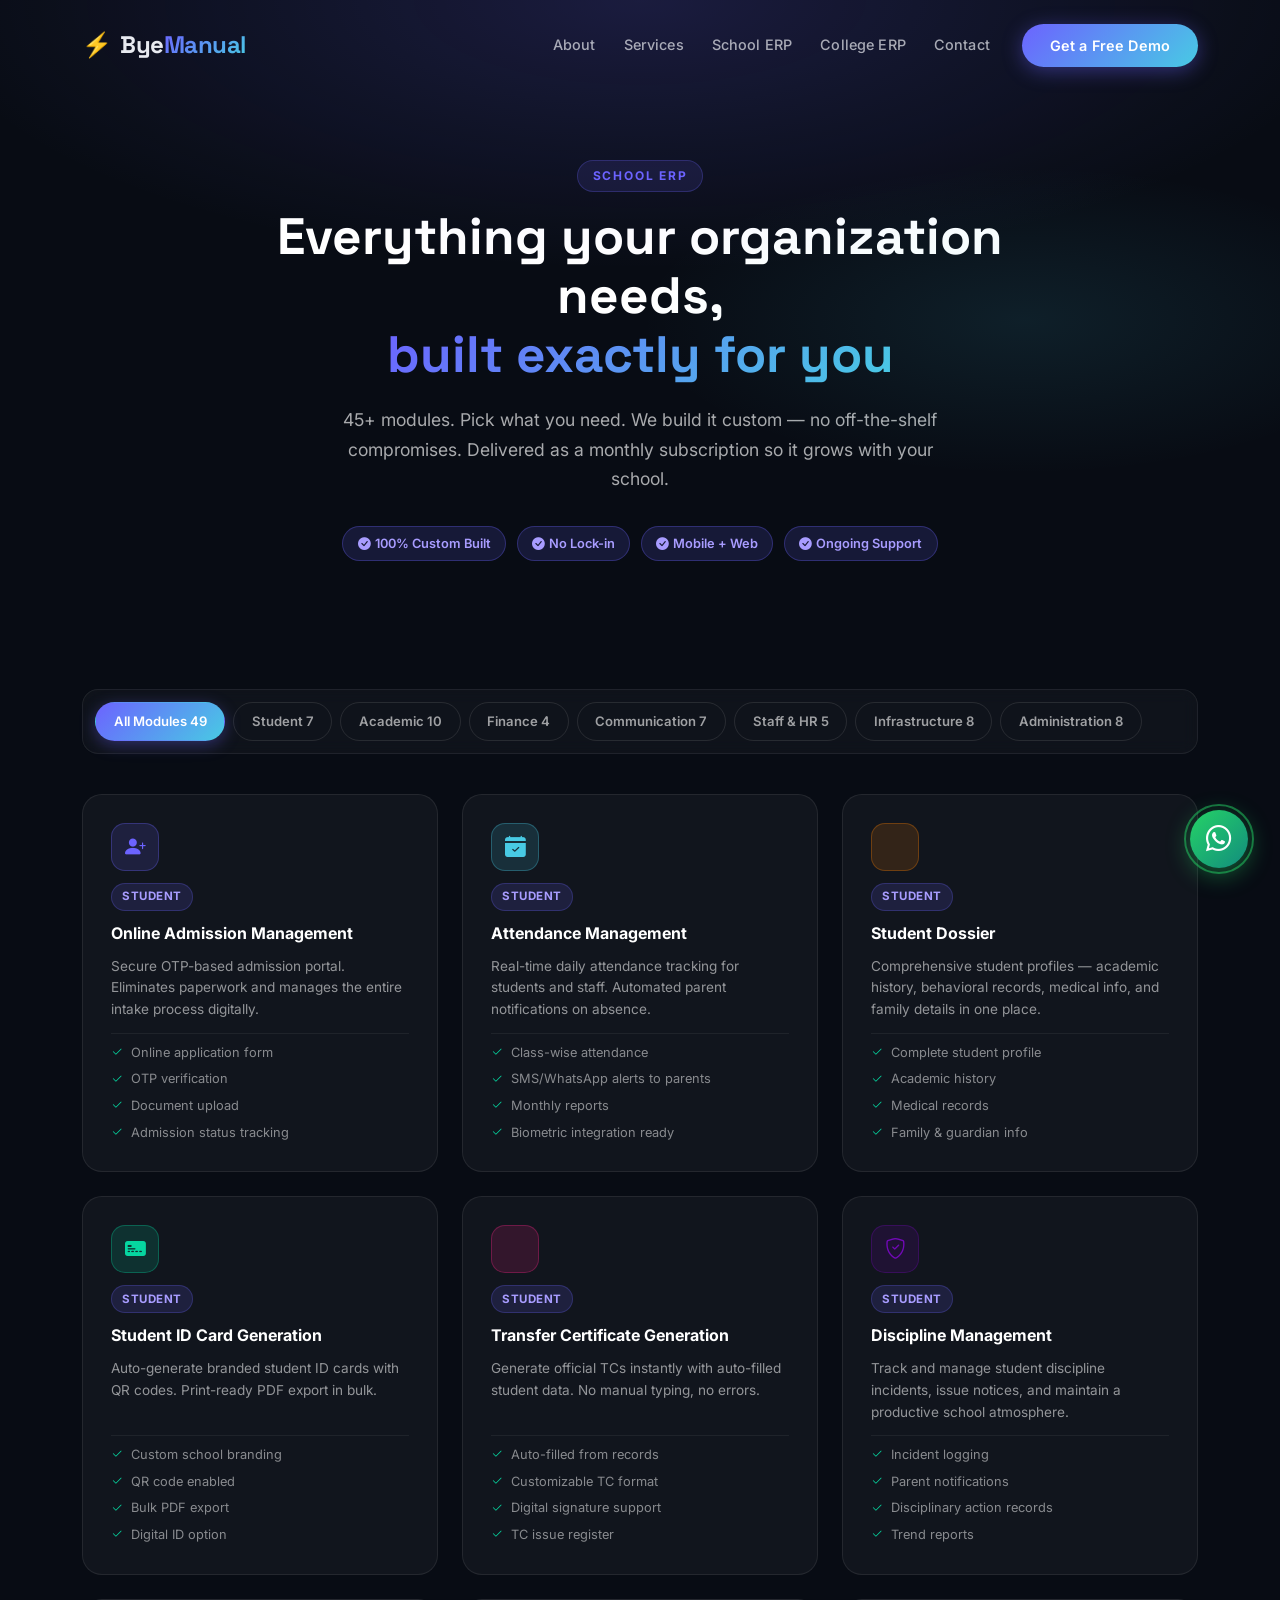
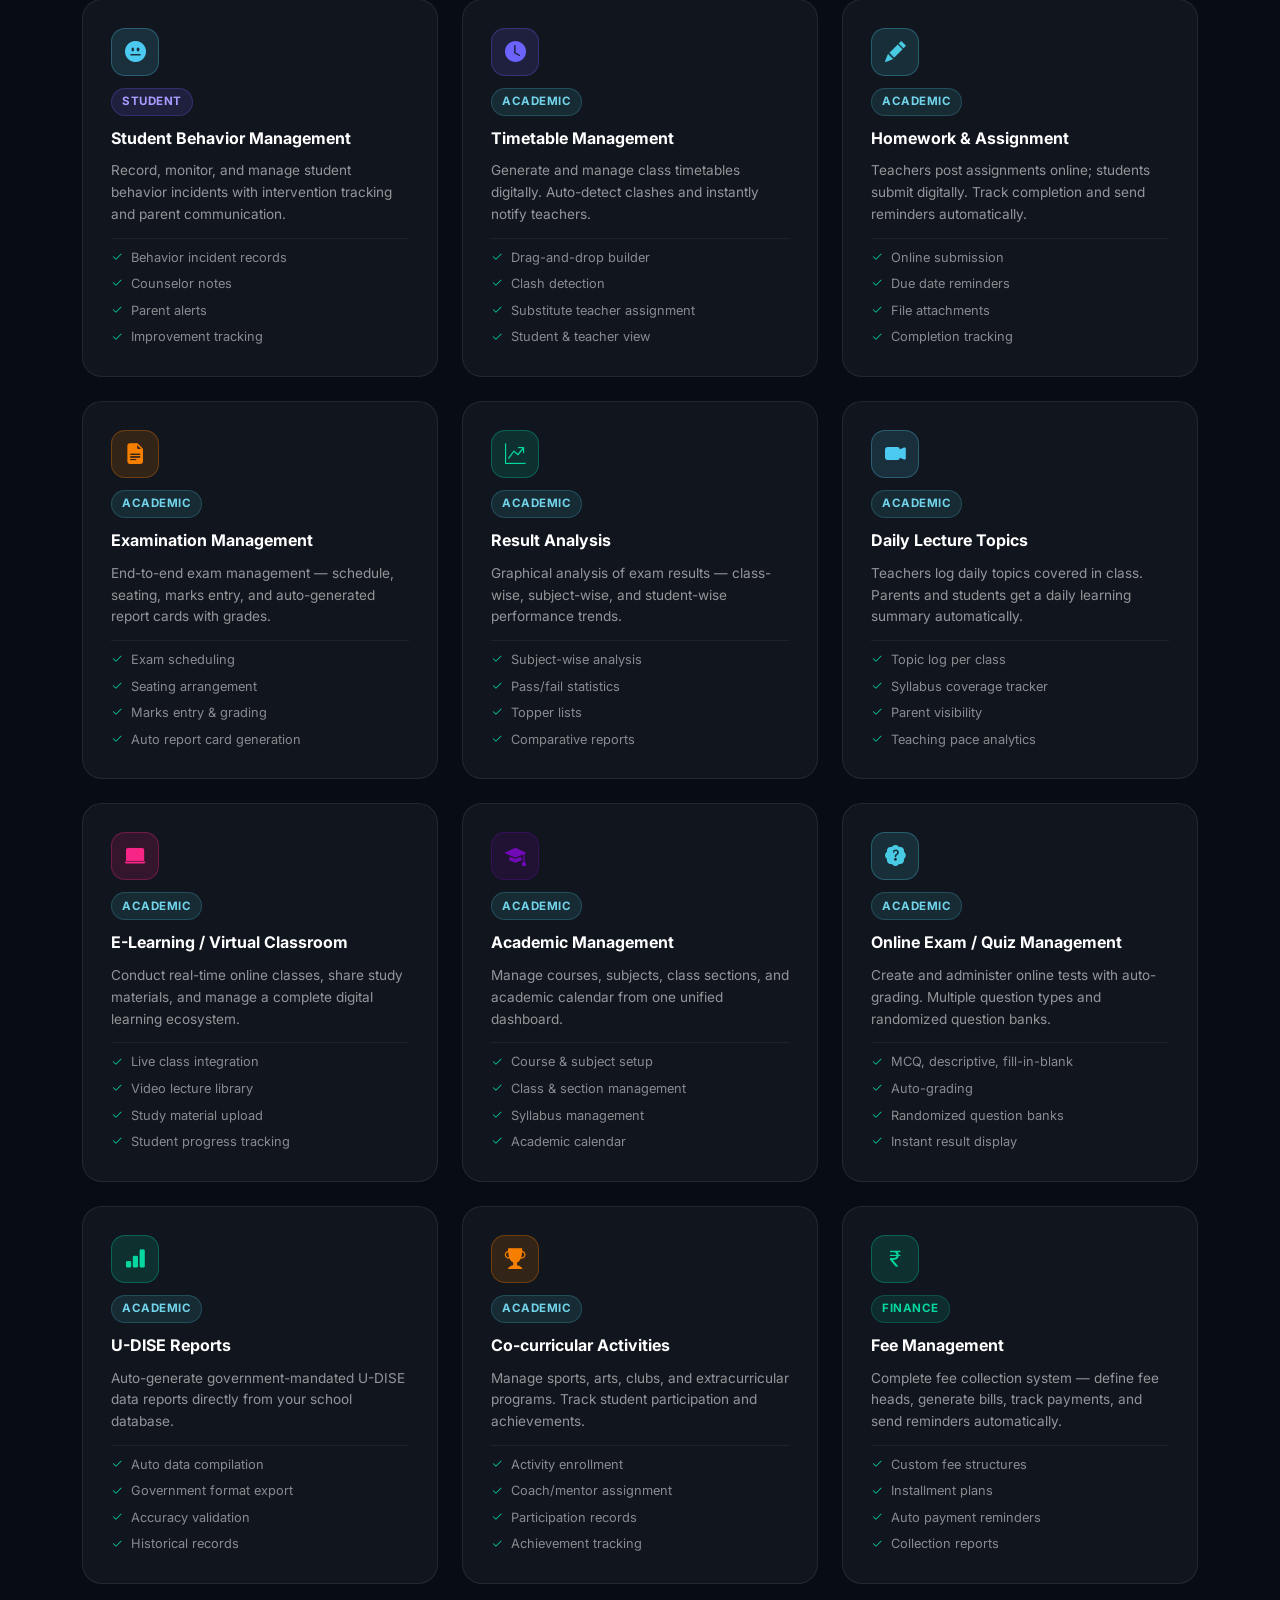
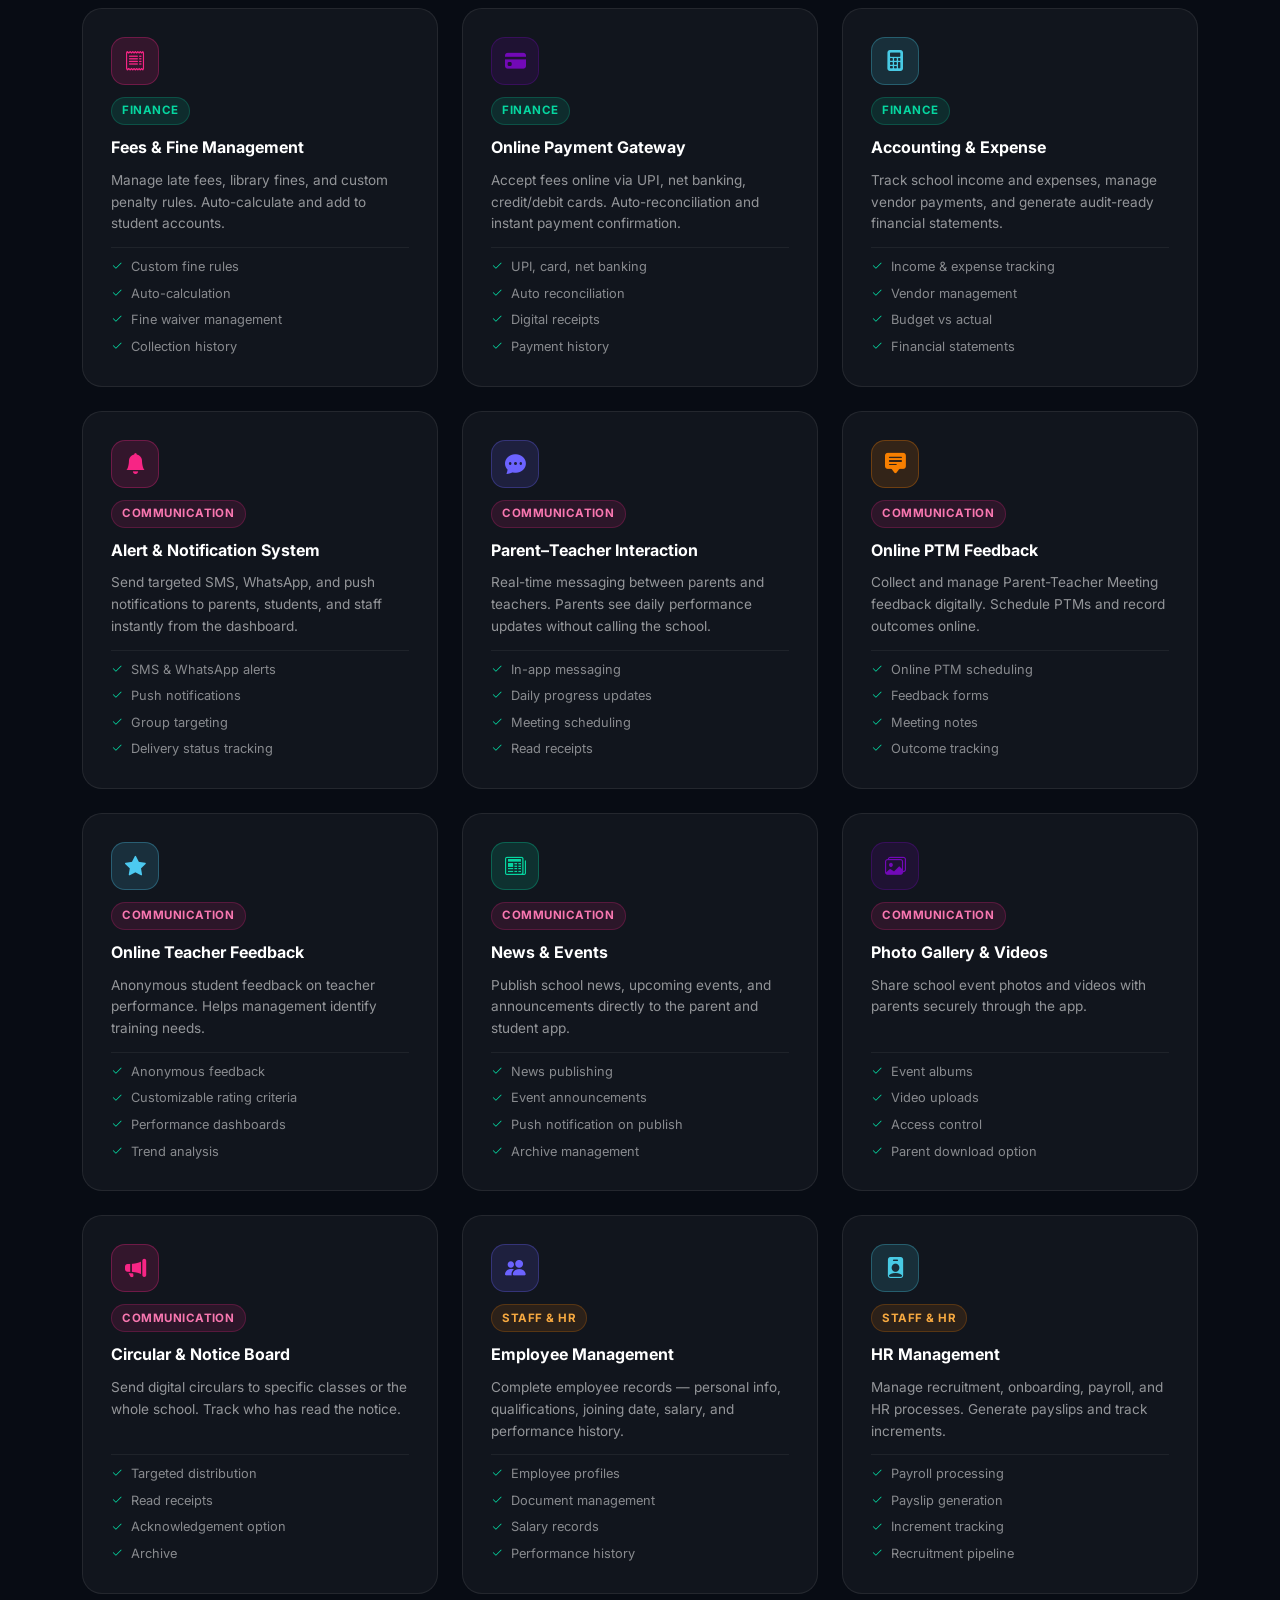
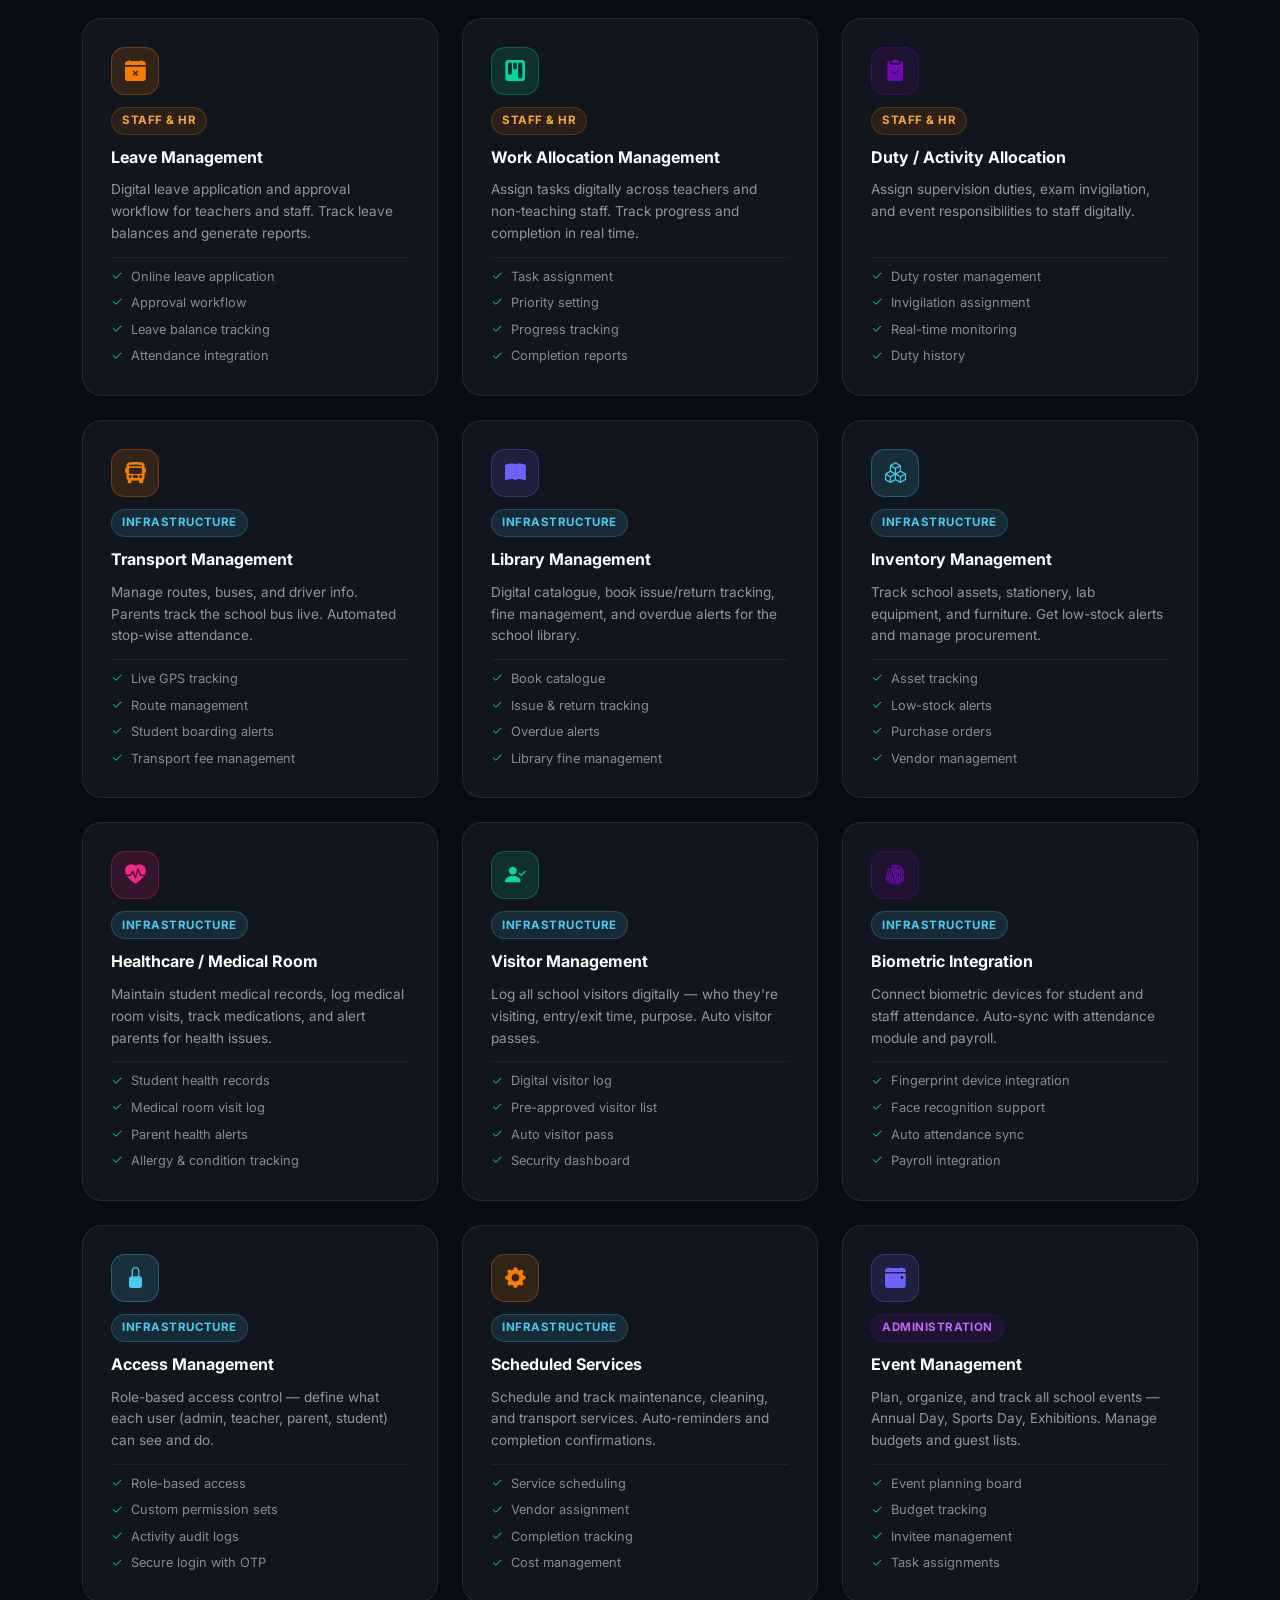
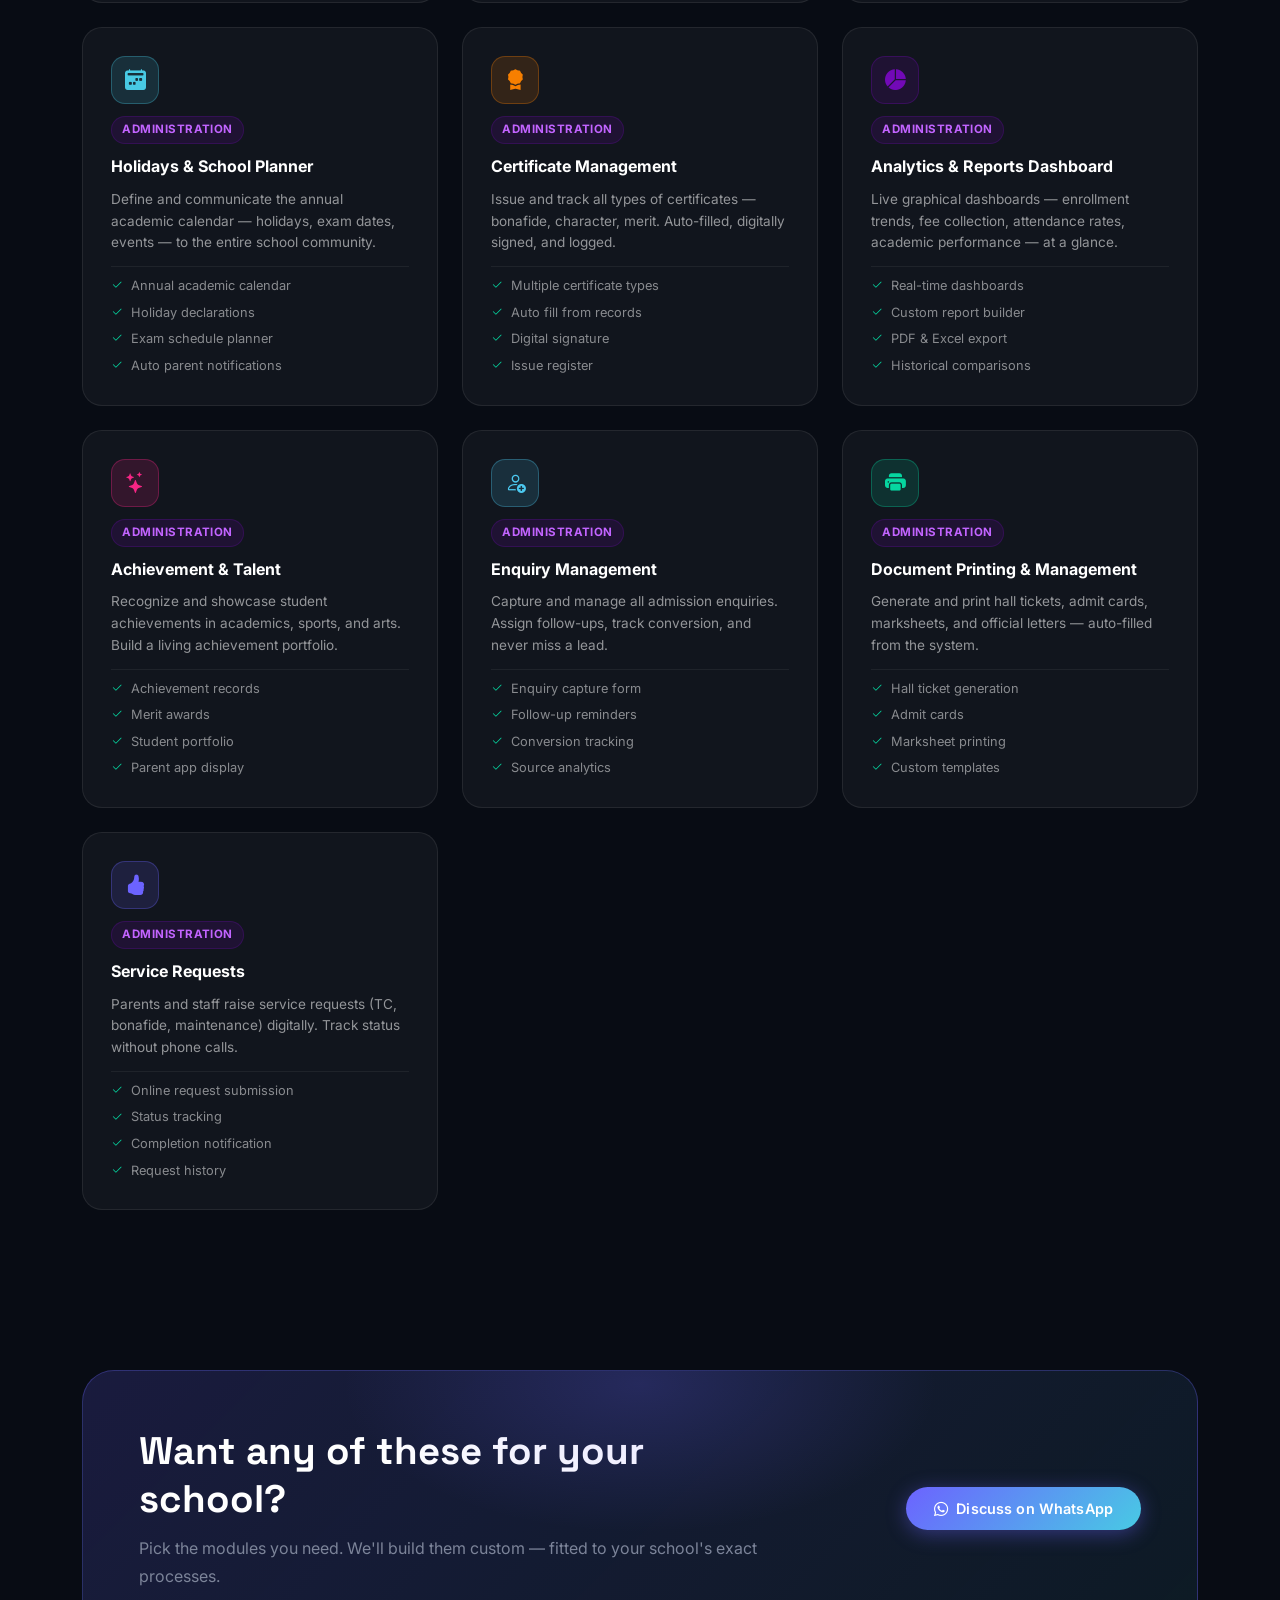
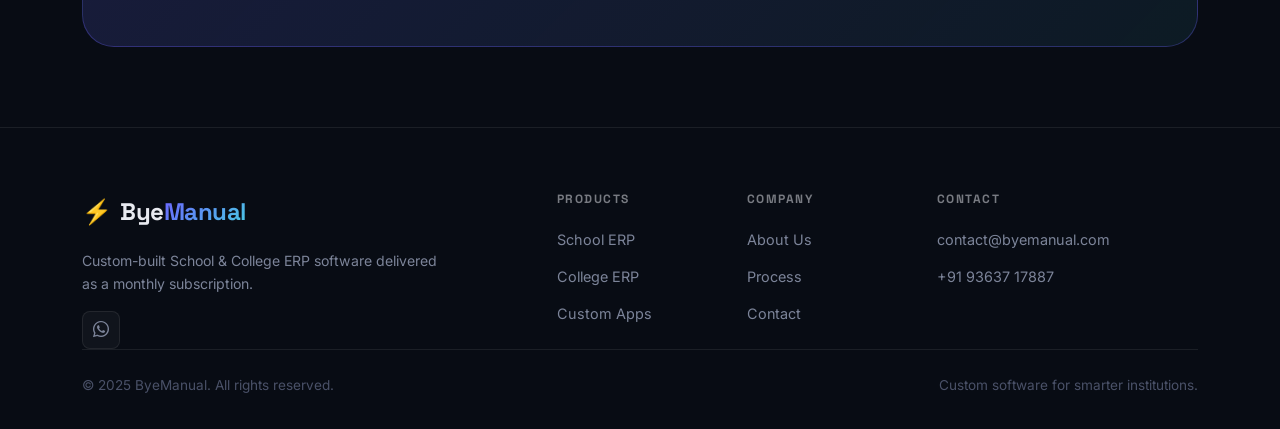
<file: school-erp.html>
<!DOCTYPE html>
<html lang="en">

<head>
  <meta charset="UTF-8" />
  <meta name="viewport" content="width=device-width, initial-scale=1.0" />
  <title>School ERP System | 45+ Custom Modules | ByeManual</title>
  <meta name="description" content="ByeManual's School ERP system covers 45+ customizable modules — from student admissions and fee management to transport and exams. Delivered as a monthly subscription." />
  <meta name="keywords" content="school ERP software, school management system, student information system, school attendance software, fee management system, ByeManual school ERP" />
  <meta name="author" content="ByeManual" />
  <meta name="robots" content="index, follow" />
  <link rel="canonical" href="https://www.byemanual.com/school-erp.html" />

  <!-- Open Graph / Facebook -->
  <meta property="og:type" content="website" />
  <meta property="og:url" content="https://www.byemanual.com/school-erp.html" />
  <meta property="og:title" content="Custom School ERP System | ByeManual" />
  <meta property="og:description" content="Discover 45+ customizable modules for your school ERP. No off-the-shelf compromises. We build it exactly for your needs." />
  <meta property="og:image" content="https://www.byemanual.com/favicon-64.png" />

  <!-- Twitter -->
  <meta property="twitter:card" content="summary_large_image" />
  <meta property="twitter:url" content="https://www.byemanual.com/school-erp.html" />
  <meta property="twitter:title" content="Custom School ERP System | ByeManual" />
  <meta property="twitter:description" content="Discover 45+ customizable modules for your school ERP. We build it exactly for your needs." />
  <meta property="twitter:image" content="https://www.byemanual.com/favicon-64.png" />

  <!-- Structured Data (JSON-LD) for SEO and AI -->
  <script type="application/ld+json">
  {
    "@context": "https://schema.org",
    "@type": "SoftwareApplication",
    "name": "ByeManual School ERP",
    "operatingSystem": "Web-based",
    "applicationCategory": "EducationalApplication",
    "description": "Comprehensive School ERP system with 45+ custom modules including fees, attendance, transport, and admissions.",
    "provider": {
      "@type": "Organization",
      "name": "ByeManual",
      "url": "https://www.byemanual.com/"
    }
  }
  </script>
  <link rel="icon" type="image/png" sizes="32x32" href="favicon-32.png" />
  <link rel="icon" type="image/png" sizes="16x16" href="favicon-16.png" />
  <link rel="apple-touch-icon" href="favicon-64.png" />
  <meta name="theme-color" content="#080c14" />
  <link href="https://cdn.jsdelivr.net/npm/bootstrap@5.3.3/dist/css/bootstrap.min.css" rel="stylesheet" />
  <link href="https://cdn.jsdelivr.net/npm/bootstrap-icons@1.11.3/font/bootstrap-icons.min.css" rel="stylesheet" />
  <link
    href="https://fonts.googleapis.com/css2?family=Inter:wght@300;400;500;600;700;800;900&family=Space+Grotesk:wght@400;500;600;700&display=swap"
    rel="stylesheet" />
  <link rel="stylesheet" href="style.css" />
  <link rel="stylesheet" href="erp.css" />
</head>

<body>
  <nav class="navbar navbar-expand-lg navbar-dark bm-navbar fixed-top" id="mainNav">
    <div class="container">
      <a class="navbar-brand bm-brand" href="index.html">
        <span class="brand-icon">⚡</span>
        <span class="brand-text">Bye<span class="brand-accent">Manual</span></span>
      </a>
      <button class="navbar-toggler border-0" type="button" data-bs-toggle="collapse" data-bs-target="#navbarNav"
        aria-label="Toggle navigation">
        <span class="navbar-toggler-icon"></span>
      </button>
      <div class="collapse navbar-collapse" id="navbarNav">
        <ul class="navbar-nav ms-auto align-items-lg-center gap-lg-1">
          <li class="nav-item"><a class="nav-link bm-nav-link" href="index.html#about">About</a></li>
          <li class="nav-item"><a class="nav-link bm-nav-link" href="index.html#services">Services</a></li>
          <li class="nav-item"><a class="nav-link bm-nav-link active" href="school-erp.html">School ERP</a></li>
          <li class="nav-item"><a class="nav-link bm-nav-link" href="college-erp.html">College ERP</a></li>
          <li class="nav-item"><a class="nav-link bm-nav-link" href="index.html#contact">Contact</a></li>
          <li class="nav-item ms-lg-3">
            <a class="btn bm-btn-primary" href="index.html#contact" id="nav-cta">Get a Free Demo</a>
          </li>
        </ul>
      </div>
    </div>
  </nav>

  <section class="erp-hero">
    <div class="erp-hero-bg"></div>
    <div class="container">
      <div class="row justify-content-center text-center">
        <div class="col-lg-8">
          <div class="section-label">School ERP</div>
          <h1 class="erp-hero-title">
            Everything your organization needs,<br /><span class="text-gradient">built exactly for you</span>
          </h1>
          <p class="erp-hero-subtitle">
            45+ modules. Pick what you need. We build it custom — no off-the-shelf compromises.
            Delivered as a monthly subscription so it grows with your school.
          </p>
          <div class="erp-hero-badges">
            <span class="erp-badge"><i class="bi bi-check-circle-fill me-1"></i>100% Custom Built</span>
            <span class="erp-badge"><i class="bi bi-check-circle-fill me-1"></i>No Lock-in</span>
            <span class="erp-badge"><i class="bi bi-check-circle-fill me-1"></i>Mobile + Web</span>
            <span class="erp-badge"><i class="bi bi-check-circle-fill me-1"></i>Ongoing Support</span>
          </div>
        </div>
      </div>
    </div>
  </section>

  <section class="erp-modules-section">
    <div class="container">
      <div class="erp-filter-bar" id="filterBar">
        <button class="erp-filter-btn active" data-filter="all">All Modules</button>
        <button class="erp-filter-btn" data-filter="student">Student</button>
        <button class="erp-filter-btn" data-filter="academic">Academic</button>
        <button class="erp-filter-btn" data-filter="finance">Finance</button>
        <button class="erp-filter-btn" data-filter="communication">Communication</button>
        <button class="erp-filter-btn" data-filter="hr">Staff & HR</button>
        <button class="erp-filter-btn" data-filter="infrastructure">Infrastructure</button>
        <button class="erp-filter-btn" data-filter="admin">Administration</button>
      </div>

      <div class="erp-module-grid" id="moduleGrid">

        <!-- STUDENT -->
        <div class="erp-module-card" data-category="student">
          <div class="erp-module-icon" style="--icon-color:#6c63ff"><i class="bi bi-person-plus-fill"></i></div>
          <div class="erp-module-cat-tag student-tag">Student</div>
          <h4 class="erp-module-name">Online Admission Management</h4>
          <p class="erp-module-desc">Secure OTP-based admission portal. Eliminates paperwork and manages the entire
            intake process digitally.</p>
          <ul class="erp-module-features">
            <li><i class="bi bi-check2"></i> Online application form</li>
            <li><i class="bi bi-check2"></i> OTP verification</li>
            <li><i class="bi bi-check2"></i> Document upload</li>
            <li><i class="bi bi-check2"></i> Admission status tracking</li>
          </ul>
        </div>

        <div class="erp-module-card" data-category="student">
          <div class="erp-module-icon" style="--icon-color:#48cae4"><i class="bi bi-calendar-check-fill"></i></div>
          <div class="erp-module-cat-tag student-tag">Student</div>
          <h4 class="erp-module-name">Attendance Management</h4>
          <p class="erp-module-desc">Real-time daily attendance tracking for students and staff. Automated parent
            notifications on absence.</p>
          <ul class="erp-module-features">
            <li><i class="bi bi-check2"></i> Class-wise attendance</li>
            <li><i class="bi bi-check2"></i> SMS/WhatsApp alerts to parents</li>
            <li><i class="bi bi-check2"></i> Monthly reports</li>
            <li><i class="bi bi-check2"></i> Biometric integration ready</li>
          </ul>
        </div>

        <div class="erp-module-card" data-category="student">
          <div class="erp-module-icon" style="--icon-color:#f77f00"><i class="bi bi-journal-person"></i></div>
          <div class="erp-module-cat-tag student-tag">Student</div>
          <h4 class="erp-module-name">Student Dossier</h4>
          <p class="erp-module-desc">Comprehensive student profiles — academic history, behavioral records, medical
            info, and family details in one place.</p>
          <ul class="erp-module-features">
            <li><i class="bi bi-check2"></i> Complete student profile</li>
            <li><i class="bi bi-check2"></i> Academic history</li>
            <li><i class="bi bi-check2"></i> Medical records</li>
            <li><i class="bi bi-check2"></i> Family &amp; guardian info</li>
          </ul>
        </div>

        <div class="erp-module-card" data-category="student">
          <div class="erp-module-icon" style="--icon-color:#06d6a0"><i class="bi bi-credit-card-2-front-fill"></i></div>
          <div class="erp-module-cat-tag student-tag">Student</div>
          <h4 class="erp-module-name">Student ID Card Generation</h4>
          <p class="erp-module-desc">Auto-generate branded student ID cards with QR codes. Print-ready PDF export in
            bulk.</p>
          <ul class="erp-module-features">
            <li><i class="bi bi-check2"></i> Custom school branding</li>
            <li><i class="bi bi-check2"></i> QR code enabled</li>
            <li><i class="bi bi-check2"></i> Bulk PDF export</li>
            <li><i class="bi bi-check2"></i> Digital ID option</li>
          </ul>
        </div>

        <div class="erp-module-card" data-category="student">
          <div class="erp-module-icon" style="--icon-color:#f72585"><i class="bi bi-file-earmark-arrow-right-fill"></i>
          </div>
          <div class="erp-module-cat-tag student-tag">Student</div>
          <h4 class="erp-module-name">Transfer Certificate Generation</h4>
          <p class="erp-module-desc">Generate official TCs instantly with auto-filled student data. No manual typing, no
            errors.</p>
          <ul class="erp-module-features">
            <li><i class="bi bi-check2"></i> Auto-filled from records</li>
            <li><i class="bi bi-check2"></i> Customizable TC format</li>
            <li><i class="bi bi-check2"></i> Digital signature support</li>
            <li><i class="bi bi-check2"></i> TC issue register</li>
          </ul>
        </div>

        <div class="erp-module-card" data-category="student">
          <div class="erp-module-icon" style="--icon-color:#7209b7"><i class="bi bi-shield-check"></i></div>
          <div class="erp-module-cat-tag student-tag">Student</div>
          <h4 class="erp-module-name">Discipline Management</h4>
          <p class="erp-module-desc">Track and manage student discipline incidents, issue notices, and maintain a
            productive school atmosphere.</p>
          <ul class="erp-module-features">
            <li><i class="bi bi-check2"></i> Incident logging</li>
            <li><i class="bi bi-check2"></i> Parent notifications</li>
            <li><i class="bi bi-check2"></i> Disciplinary action records</li>
            <li><i class="bi bi-check2"></i> Trend reports</li>
          </ul>
        </div>

        <div class="erp-module-card" data-category="student">
          <div class="erp-module-icon" style="--icon-color:#4cc9f0"><i class="bi bi-emoji-neutral-fill"></i></div>
          <div class="erp-module-cat-tag student-tag">Student</div>
          <h4 class="erp-module-name">Student Behavior Management</h4>
          <p class="erp-module-desc">Record, monitor, and manage student behavior incidents with intervention tracking
            and parent communication.</p>
          <ul class="erp-module-features">
            <li><i class="bi bi-check2"></i> Behavior incident records</li>
            <li><i class="bi bi-check2"></i> Counselor notes</li>
            <li><i class="bi bi-check2"></i> Parent alerts</li>
            <li><i class="bi bi-check2"></i> Improvement tracking</li>
          </ul>
        </div>

        <!-- ACADEMIC -->
        <div class="erp-module-card" data-category="academic">
          <div class="erp-module-icon" style="--icon-color:#6c63ff"><i class="bi bi-clock-fill"></i></div>
          <div class="erp-module-cat-tag academic-tag">Academic</div>
          <h4 class="erp-module-name">Timetable Management</h4>
          <p class="erp-module-desc">Generate and manage class timetables digitally. Auto-detect clashes and instantly
            notify teachers.</p>
          <ul class="erp-module-features">
            <li><i class="bi bi-check2"></i> Drag-and-drop builder</li>
            <li><i class="bi bi-check2"></i> Clash detection</li>
            <li><i class="bi bi-check2"></i> Substitute teacher assignment</li>
            <li><i class="bi bi-check2"></i> Student &amp; teacher view</li>
          </ul>
        </div>

        <div class="erp-module-card" data-category="academic">
          <div class="erp-module-icon" style="--icon-color:#48cae4"><i class="bi bi-pencil-fill"></i></div>
          <div class="erp-module-cat-tag academic-tag">Academic</div>
          <h4 class="erp-module-name">Homework &amp; Assignment</h4>
          <p class="erp-module-desc">Teachers post assignments online; students submit digitally. Track completion and
            send reminders automatically.</p>
          <ul class="erp-module-features">
            <li><i class="bi bi-check2"></i> Online submission</li>
            <li><i class="bi bi-check2"></i> Due date reminders</li>
            <li><i class="bi bi-check2"></i> File attachments</li>
            <li><i class="bi bi-check2"></i> Completion tracking</li>
          </ul>
        </div>

        <div class="erp-module-card" data-category="academic">
          <div class="erp-module-icon" style="--icon-color:#f77f00"><i class="bi bi-file-earmark-text-fill"></i></div>
          <div class="erp-module-cat-tag academic-tag">Academic</div>
          <h4 class="erp-module-name">Examination Management</h4>
          <p class="erp-module-desc">End-to-end exam management — schedule, seating, marks entry, and auto-generated
            report cards with grades.</p>
          <ul class="erp-module-features">
            <li><i class="bi bi-check2"></i> Exam scheduling</li>
            <li><i class="bi bi-check2"></i> Seating arrangement</li>
            <li><i class="bi bi-check2"></i> Marks entry &amp; grading</li>
            <li><i class="bi bi-check2"></i> Auto report card generation</li>
          </ul>
        </div>

        <div class="erp-module-card" data-category="academic">
          <div class="erp-module-icon" style="--icon-color:#06d6a0"><i class="bi bi-graph-up-arrow"></i></div>
          <div class="erp-module-cat-tag academic-tag">Academic</div>
          <h4 class="erp-module-name">Result Analysis</h4>
          <p class="erp-module-desc">Graphical analysis of exam results — class-wise, subject-wise, and student-wise
            performance trends.</p>
          <ul class="erp-module-features">
            <li><i class="bi bi-check2"></i> Subject-wise analysis</li>
            <li><i class="bi bi-check2"></i> Pass/fail statistics</li>
            <li><i class="bi bi-check2"></i> Topper lists</li>
            <li><i class="bi bi-check2"></i> Comparative reports</li>
          </ul>
        </div>

        <div class="erp-module-card" data-category="academic">
          <div class="erp-module-icon" style="--icon-color:#4cc9f0"><i class="bi bi-camera-video-fill"></i></div>
          <div class="erp-module-cat-tag academic-tag">Academic</div>
          <h4 class="erp-module-name">Daily Lecture Topics</h4>
          <p class="erp-module-desc">Teachers log daily topics covered in class. Parents and students get a daily
            learning summary automatically.</p>
          <ul class="erp-module-features">
            <li><i class="bi bi-check2"></i> Topic log per class</li>
            <li><i class="bi bi-check2"></i> Syllabus coverage tracker</li>
            <li><i class="bi bi-check2"></i> Parent visibility</li>
            <li><i class="bi bi-check2"></i> Teaching pace analytics</li>
          </ul>
        </div>

        <div class="erp-module-card" data-category="academic">
          <div class="erp-module-icon" style="--icon-color:#f72585"><i class="bi bi-laptop-fill"></i></div>
          <div class="erp-module-cat-tag academic-tag">Academic</div>
          <h4 class="erp-module-name">E-Learning / Virtual Classroom</h4>
          <p class="erp-module-desc">Conduct real-time online classes, share study materials, and manage a complete
            digital learning ecosystem.</p>
          <ul class="erp-module-features">
            <li><i class="bi bi-check2"></i> Live class integration</li>
            <li><i class="bi bi-check2"></i> Video lecture library</li>
            <li><i class="bi bi-check2"></i> Study material upload</li>
            <li><i class="bi bi-check2"></i> Student progress tracking</li>
          </ul>
        </div>

        <div class="erp-module-card" data-category="academic">
          <div class="erp-module-icon" style="--icon-color:#7209b7"><i class="bi bi-mortarboard-fill"></i></div>
          <div class="erp-module-cat-tag academic-tag">Academic</div>
          <h4 class="erp-module-name">Academic Management</h4>
          <p class="erp-module-desc">Manage courses, subjects, class sections, and academic calendar from one unified
            dashboard.</p>
          <ul class="erp-module-features">
            <li><i class="bi bi-check2"></i> Course &amp; subject setup</li>
            <li><i class="bi bi-check2"></i> Class &amp; section management</li>
            <li><i class="bi bi-check2"></i> Syllabus management</li>
            <li><i class="bi bi-check2"></i> Academic calendar</li>
          </ul>
        </div>

        <div class="erp-module-card" data-category="academic">
          <div class="erp-module-icon" style="--icon-color:#48cae4"><i class="bi bi-patch-question-fill"></i></div>
          <div class="erp-module-cat-tag academic-tag">Academic</div>
          <h4 class="erp-module-name">Online Exam / Quiz Management</h4>
          <p class="erp-module-desc">Create and administer online tests with auto-grading. Multiple question types and
            randomized question banks.</p>
          <ul class="erp-module-features">
            <li><i class="bi bi-check2"></i> MCQ, descriptive, fill-in-blank</li>
            <li><i class="bi bi-check2"></i> Auto-grading</li>
            <li><i class="bi bi-check2"></i> Randomized question banks</li>
            <li><i class="bi bi-check2"></i> Instant result display</li>
          </ul>
        </div>

        <div class="erp-module-card" data-category="academic">
          <div class="erp-module-icon" style="--icon-color:#06d6a0"><i class="bi bi-bar-chart-fill"></i></div>
          <div class="erp-module-cat-tag academic-tag">Academic</div>
          <h4 class="erp-module-name">U-DISE Reports</h4>
          <p class="erp-module-desc">Auto-generate government-mandated U-DISE data reports directly from your school
            database.</p>
          <ul class="erp-module-features">
            <li><i class="bi bi-check2"></i> Auto data compilation</li>
            <li><i class="bi bi-check2"></i> Government format export</li>
            <li><i class="bi bi-check2"></i> Accuracy validation</li>
            <li><i class="bi bi-check2"></i> Historical records</li>
          </ul>
        </div>

        <div class="erp-module-card" data-category="academic">
          <div class="erp-module-icon" style="--icon-color:#f77f00"><i class="bi bi-trophy-fill"></i></div>
          <div class="erp-module-cat-tag academic-tag">Academic</div>
          <h4 class="erp-module-name">Co-curricular Activities</h4>
          <p class="erp-module-desc">Manage sports, arts, clubs, and extracurricular programs. Track student
            participation and achievements.</p>
          <ul class="erp-module-features">
            <li><i class="bi bi-check2"></i> Activity enrollment</li>
            <li><i class="bi bi-check2"></i> Coach/mentor assignment</li>
            <li><i class="bi bi-check2"></i> Participation records</li>
            <li><i class="bi bi-check2"></i> Achievement tracking</li>
          </ul>
        </div>

        <!-- FINANCE -->
        <div class="erp-module-card" data-category="finance">
          <div class="erp-module-icon" style="--icon-color:#06d6a0"><i class="bi bi-currency-rupee"></i></div>
          <div class="erp-module-cat-tag finance-tag">Finance</div>
          <h4 class="erp-module-name">Fee Management</h4>
          <p class="erp-module-desc">Complete fee collection system — define fee heads, generate bills, track payments,
            and send reminders automatically.</p>
          <ul class="erp-module-features">
            <li><i class="bi bi-check2"></i> Custom fee structures</li>
            <li><i class="bi bi-check2"></i> Installment plans</li>
            <li><i class="bi bi-check2"></i> Auto payment reminders</li>
            <li><i class="bi bi-check2"></i> Collection reports</li>
          </ul>
        </div>

        <div class="erp-module-card" data-category="finance">
          <div class="erp-module-icon" style="--icon-color:#f72585"><i class="bi bi-receipt"></i></div>
          <div class="erp-module-cat-tag finance-tag">Finance</div>
          <h4 class="erp-module-name">Fees &amp; Fine Management</h4>
          <p class="erp-module-desc">Manage late fees, library fines, and custom penalty rules. Auto-calculate and add
            to student accounts.</p>
          <ul class="erp-module-features">
            <li><i class="bi bi-check2"></i> Custom fine rules</li>
            <li><i class="bi bi-check2"></i> Auto-calculation</li>
            <li><i class="bi bi-check2"></i> Fine waiver management</li>
            <li><i class="bi bi-check2"></i> Collection history</li>
          </ul>
        </div>

        <div class="erp-module-card" data-category="finance">
          <div class="erp-module-icon" style="--icon-color:#7209b7"><i class="bi bi-credit-card-fill"></i></div>
          <div class="erp-module-cat-tag finance-tag">Finance</div>
          <h4 class="erp-module-name">Online Payment Gateway</h4>
          <p class="erp-module-desc">Accept fees online via UPI, net banking, credit/debit cards. Auto-reconciliation
            and instant payment confirmation.</p>
          <ul class="erp-module-features">
            <li><i class="bi bi-check2"></i> UPI, card, net banking</li>
            <li><i class="bi bi-check2"></i> Auto reconciliation</li>
            <li><i class="bi bi-check2"></i> Digital receipts</li>
            <li><i class="bi bi-check2"></i> Payment history</li>
          </ul>
        </div>

        <div class="erp-module-card" data-category="finance">
          <div class="erp-module-icon" style="--icon-color:#48cae4"><i class="bi bi-calculator-fill"></i></div>
          <div class="erp-module-cat-tag finance-tag">Finance</div>
          <h4 class="erp-module-name">Accounting &amp; Expense</h4>
          <p class="erp-module-desc">Track school income and expenses, manage vendor payments, and generate audit-ready
            financial statements.</p>
          <ul class="erp-module-features">
            <li><i class="bi bi-check2"></i> Income &amp; expense tracking</li>
            <li><i class="bi bi-check2"></i> Vendor management</li>
            <li><i class="bi bi-check2"></i> Budget vs actual</li>
            <li><i class="bi bi-check2"></i> Financial statements</li>
          </ul>
        </div>

        <!-- COMMUNICATION -->
        <div class="erp-module-card" data-category="communication">
          <div class="erp-module-icon" style="--icon-color:#f72585"><i class="bi bi-bell-fill"></i></div>
          <div class="erp-module-cat-tag communication-tag">Communication</div>
          <h4 class="erp-module-name">Alert &amp; Notification System</h4>
          <p class="erp-module-desc">Send targeted SMS, WhatsApp, and push notifications to parents, students, and staff
            instantly from the dashboard.</p>
          <ul class="erp-module-features">
            <li><i class="bi bi-check2"></i> SMS &amp; WhatsApp alerts</li>
            <li><i class="bi bi-check2"></i> Push notifications</li>
            <li><i class="bi bi-check2"></i> Group targeting</li>
            <li><i class="bi bi-check2"></i> Delivery status tracking</li>
          </ul>
        </div>

        <div class="erp-module-card" data-category="communication">
          <div class="erp-module-icon" style="--icon-color:#6c63ff"><i class="bi bi-chat-dots-fill"></i></div>
          <div class="erp-module-cat-tag communication-tag">Communication</div>
          <h4 class="erp-module-name">Parent–Teacher Interaction</h4>
          <p class="erp-module-desc">Real-time messaging between parents and teachers. Parents see daily performance
            updates without calling the school.</p>
          <ul class="erp-module-features">
            <li><i class="bi bi-check2"></i> In-app messaging</li>
            <li><i class="bi bi-check2"></i> Daily progress updates</li>
            <li><i class="bi bi-check2"></i> Meeting scheduling</li>
            <li><i class="bi bi-check2"></i> Read receipts</li>
          </ul>
        </div>

        <div class="erp-module-card" data-category="communication">
          <div class="erp-module-icon" style="--icon-color:#f77f00"><i class="bi bi-chat-square-text-fill"></i></div>
          <div class="erp-module-cat-tag communication-tag">Communication</div>
          <h4 class="erp-module-name">Online PTM Feedback</h4>
          <p class="erp-module-desc">Collect and manage Parent-Teacher Meeting feedback digitally. Schedule PTMs and
            record outcomes online.</p>
          <ul class="erp-module-features">
            <li><i class="bi bi-check2"></i> Online PTM scheduling</li>
            <li><i class="bi bi-check2"></i> Feedback forms</li>
            <li><i class="bi bi-check2"></i> Meeting notes</li>
            <li><i class="bi bi-check2"></i> Outcome tracking</li>
          </ul>
        </div>

        <div class="erp-module-card" data-category="communication">
          <div class="erp-module-icon" style="--icon-color:#4cc9f0"><i class="bi bi-star-fill"></i></div>
          <div class="erp-module-cat-tag communication-tag">Communication</div>
          <h4 class="erp-module-name">Online Teacher Feedback</h4>
          <p class="erp-module-desc">Anonymous student feedback on teacher performance. Helps management identify
            training needs.</p>
          <ul class="erp-module-features">
            <li><i class="bi bi-check2"></i> Anonymous feedback</li>
            <li><i class="bi bi-check2"></i> Customizable rating criteria</li>
            <li><i class="bi bi-check2"></i> Performance dashboards</li>
            <li><i class="bi bi-check2"></i> Trend analysis</li>
          </ul>
        </div>

        <div class="erp-module-card" data-category="communication">
          <div class="erp-module-icon" style="--icon-color:#06d6a0"><i class="bi bi-newspaper"></i></div>
          <div class="erp-module-cat-tag communication-tag">Communication</div>
          <h4 class="erp-module-name">News &amp; Events</h4>
          <p class="erp-module-desc">Publish school news, upcoming events, and announcements directly to the parent and
            student app.</p>
          <ul class="erp-module-features">
            <li><i class="bi bi-check2"></i> News publishing</li>
            <li><i class="bi bi-check2"></i> Event announcements</li>
            <li><i class="bi bi-check2"></i> Push notification on publish</li>
            <li><i class="bi bi-check2"></i> Archive management</li>
          </ul>
        </div>

        <div class="erp-module-card" data-category="communication">
          <div class="erp-module-icon" style="--icon-color:#7209b7"><i class="bi bi-images"></i></div>
          <div class="erp-module-cat-tag communication-tag">Communication</div>
          <h4 class="erp-module-name">Photo Gallery &amp; Videos</h4>
          <p class="erp-module-desc">Share school event photos and videos with parents securely through the app.</p>
          <ul class="erp-module-features">
            <li><i class="bi bi-check2"></i> Event albums</li>
            <li><i class="bi bi-check2"></i> Video uploads</li>
            <li><i class="bi bi-check2"></i> Access control</li>
            <li><i class="bi bi-check2"></i> Parent download option</li>
          </ul>
        </div>

        <div class="erp-module-card" data-category="communication">
          <div class="erp-module-icon" style="--icon-color:#f72585"><i class="bi bi-megaphone-fill"></i></div>
          <div class="erp-module-cat-tag communication-tag">Communication</div>
          <h4 class="erp-module-name">Circular &amp; Notice Board</h4>
          <p class="erp-module-desc">Send digital circulars to specific classes or the whole school. Track who has read
            the notice.</p>
          <ul class="erp-module-features">
            <li><i class="bi bi-check2"></i> Targeted distribution</li>
            <li><i class="bi bi-check2"></i> Read receipts</li>
            <li><i class="bi bi-check2"></i> Acknowledgement option</li>
            <li><i class="bi bi-check2"></i> Archive</li>
          </ul>
        </div>

        <!-- STAFF & HR -->
        <div class="erp-module-card" data-category="hr">
          <div class="erp-module-icon" style="--icon-color:#6c63ff"><i class="bi bi-people-fill"></i></div>
          <div class="erp-module-cat-tag hr-tag">Staff &amp; HR</div>
          <h4 class="erp-module-name">Employee Management</h4>
          <p class="erp-module-desc">Complete employee records — personal info, qualifications, joining date, salary,
            and performance history.</p>
          <ul class="erp-module-features">
            <li><i class="bi bi-check2"></i> Employee profiles</li>
            <li><i class="bi bi-check2"></i> Document management</li>
            <li><i class="bi bi-check2"></i> Salary records</li>
            <li><i class="bi bi-check2"></i> Performance history</li>
          </ul>
        </div>

        <div class="erp-module-card" data-category="hr">
          <div class="erp-module-icon" style="--icon-color:#48cae4"><i class="bi bi-person-badge-fill"></i></div>
          <div class="erp-module-cat-tag hr-tag">Staff &amp; HR</div>
          <h4 class="erp-module-name">HR Management</h4>
          <p class="erp-module-desc">Manage recruitment, onboarding, payroll, and HR processes. Generate payslips and
            track increments.</p>
          <ul class="erp-module-features">
            <li><i class="bi bi-check2"></i> Payroll processing</li>
            <li><i class="bi bi-check2"></i> Payslip generation</li>
            <li><i class="bi bi-check2"></i> Increment tracking</li>
            <li><i class="bi bi-check2"></i> Recruitment pipeline</li>
          </ul>
        </div>

        <div class="erp-module-card" data-category="hr">
          <div class="erp-module-icon" style="--icon-color:#f77f00"><i class="bi bi-calendar-x-fill"></i></div>
          <div class="erp-module-cat-tag hr-tag">Staff &amp; HR</div>
          <h4 class="erp-module-name">Leave Management</h4>
          <p class="erp-module-desc">Digital leave application and approval workflow for teachers and staff. Track leave
            balances and generate reports.</p>
          <ul class="erp-module-features">
            <li><i class="bi bi-check2"></i> Online leave application</li>
            <li><i class="bi bi-check2"></i> Approval workflow</li>
            <li><i class="bi bi-check2"></i> Leave balance tracking</li>
            <li><i class="bi bi-check2"></i> Attendance integration</li>
          </ul>
        </div>

        <div class="erp-module-card" data-category="hr">
          <div class="erp-module-icon" style="--icon-color:#06d6a0"><i class="bi bi-kanban-fill"></i></div>
          <div class="erp-module-cat-tag hr-tag">Staff &amp; HR</div>
          <h4 class="erp-module-name">Work Allocation Management</h4>
          <p class="erp-module-desc">Assign tasks digitally across teachers and non-teaching staff. Track progress and
            completion in real time.</p>
          <ul class="erp-module-features">
            <li><i class="bi bi-check2"></i> Task assignment</li>
            <li><i class="bi bi-check2"></i> Priority setting</li>
            <li><i class="bi bi-check2"></i> Progress tracking</li>
            <li><i class="bi bi-check2"></i> Completion reports</li>
          </ul>
        </div>

        <div class="erp-module-card" data-category="hr">
          <div class="erp-module-icon" style="--icon-color:#7209b7"><i class="bi bi-clipboard2-check-fill"></i></div>
          <div class="erp-module-cat-tag hr-tag">Staff &amp; HR</div>
          <h4 class="erp-module-name">Duty / Activity Allocation</h4>
          <p class="erp-module-desc">Assign supervision duties, exam invigilation, and event responsibilities to staff
            digitally.</p>
          <ul class="erp-module-features">
            <li><i class="bi bi-check2"></i> Duty roster management</li>
            <li><i class="bi bi-check2"></i> Invigilation assignment</li>
            <li><i class="bi bi-check2"></i> Real-time monitoring</li>
            <li><i class="bi bi-check2"></i> Duty history</li>
          </ul>
        </div>

        <!-- INFRASTRUCTURE -->
        <div class="erp-module-card" data-category="infrastructure">
          <div class="erp-module-icon" style="--icon-color:#f77f00"><i class="bi bi-bus-front-fill"></i></div>
          <div class="erp-module-cat-tag infrastructure-tag">Infrastructure</div>
          <h4 class="erp-module-name">Transport Management</h4>
          <p class="erp-module-desc">Manage routes, buses, and driver info. Parents track the school bus live. Automated
            stop-wise attendance.</p>
          <ul class="erp-module-features">
            <li><i class="bi bi-check2"></i> Live GPS tracking</li>
            <li><i class="bi bi-check2"></i> Route management</li>
            <li><i class="bi bi-check2"></i> Student boarding alerts</li>
            <li><i class="bi bi-check2"></i> Transport fee management</li>
          </ul>
        </div>

        <div class="erp-module-card" data-category="infrastructure">
          <div class="erp-module-icon" style="--icon-color:#6c63ff"><i class="bi bi-book-fill"></i></div>
          <div class="erp-module-cat-tag infrastructure-tag">Infrastructure</div>
          <h4 class="erp-module-name">Library Management</h4>
          <p class="erp-module-desc">Digital catalogue, book issue/return tracking, fine management, and overdue alerts
            for the school library.</p>
          <ul class="erp-module-features">
            <li><i class="bi bi-check2"></i> Book catalogue</li>
            <li><i class="bi bi-check2"></i> Issue &amp; return tracking</li>
            <li><i class="bi bi-check2"></i> Overdue alerts</li>
            <li><i class="bi bi-check2"></i> Library fine management</li>
          </ul>
        </div>

        <div class="erp-module-card" data-category="infrastructure">
          <div class="erp-module-icon" style="--icon-color:#48cae4"><i class="bi bi-boxes"></i></div>
          <div class="erp-module-cat-tag infrastructure-tag">Infrastructure</div>
          <h4 class="erp-module-name">Inventory Management</h4>
          <p class="erp-module-desc">Track school assets, stationery, lab equipment, and furniture. Get low-stock alerts
            and manage procurement.</p>
          <ul class="erp-module-features">
            <li><i class="bi bi-check2"></i> Asset tracking</li>
            <li><i class="bi bi-check2"></i> Low-stock alerts</li>
            <li><i class="bi bi-check2"></i> Purchase orders</li>
            <li><i class="bi bi-check2"></i> Vendor management</li>
          </ul>
        </div>

        <div class="erp-module-card" data-category="infrastructure">
          <div class="erp-module-icon" style="--icon-color:#f72585"><i class="bi bi-heart-pulse-fill"></i></div>
          <div class="erp-module-cat-tag infrastructure-tag">Infrastructure</div>
          <h4 class="erp-module-name">Healthcare / Medical Room</h4>
          <p class="erp-module-desc">Maintain student medical records, log medical room visits, track medications, and
            alert parents for health issues.</p>
          <ul class="erp-module-features">
            <li><i class="bi bi-check2"></i> Student health records</li>
            <li><i class="bi bi-check2"></i> Medical room visit log</li>
            <li><i class="bi bi-check2"></i> Parent health alerts</li>
            <li><i class="bi bi-check2"></i> Allergy &amp; condition tracking</li>
          </ul>
        </div>

        <div class="erp-module-card" data-category="infrastructure">
          <div class="erp-module-icon" style="--icon-color:#06d6a0"><i class="bi bi-person-check-fill"></i></div>
          <div class="erp-module-cat-tag infrastructure-tag">Infrastructure</div>
          <h4 class="erp-module-name">Visitor Management</h4>
          <p class="erp-module-desc">Log all school visitors digitally — who they're visiting, entry/exit time, purpose.
            Auto visitor passes.</p>
          <ul class="erp-module-features">
            <li><i class="bi bi-check2"></i> Digital visitor log</li>
            <li><i class="bi bi-check2"></i> Pre-approved visitor list</li>
            <li><i class="bi bi-check2"></i> Auto visitor pass</li>
            <li><i class="bi bi-check2"></i> Security dashboard</li>
          </ul>
        </div>

        <div class="erp-module-card" data-category="infrastructure">
          <div class="erp-module-icon" style="--icon-color:#7209b7"><i class="bi bi-fingerprint"></i></div>
          <div class="erp-module-cat-tag infrastructure-tag">Infrastructure</div>
          <h4 class="erp-module-name">Biometric Integration</h4>
          <p class="erp-module-desc">Connect biometric devices for student and staff attendance. Auto-sync with
            attendance module and payroll.</p>
          <ul class="erp-module-features">
            <li><i class="bi bi-check2"></i> Fingerprint device integration</li>
            <li><i class="bi bi-check2"></i> Face recognition support</li>
            <li><i class="bi bi-check2"></i> Auto attendance sync</li>
            <li><i class="bi bi-check2"></i> Payroll integration</li>
          </ul>
        </div>

        <div class="erp-module-card" data-category="infrastructure">
          <div class="erp-module-icon" style="--icon-color:#4cc9f0"><i class="bi bi-lock-fill"></i></div>
          <div class="erp-module-cat-tag infrastructure-tag">Infrastructure</div>
          <h4 class="erp-module-name">Access Management</h4>
          <p class="erp-module-desc">Role-based access control — define what each user (admin, teacher, parent, student)
            can see and do.</p>
          <ul class="erp-module-features">
            <li><i class="bi bi-check2"></i> Role-based access</li>
            <li><i class="bi bi-check2"></i> Custom permission sets</li>
            <li><i class="bi bi-check2"></i> Activity audit logs</li>
            <li><i class="bi bi-check2"></i> Secure login with OTP</li>
          </ul>
        </div>

        <div class="erp-module-card" data-category="infrastructure">
          <div class="erp-module-icon" style="--icon-color:#f77f00"><i class="bi bi-gear-fill"></i></div>
          <div class="erp-module-cat-tag infrastructure-tag">Infrastructure</div>
          <h4 class="erp-module-name">Scheduled Services</h4>
          <p class="erp-module-desc">Schedule and track maintenance, cleaning, and transport services. Auto-reminders
            and completion confirmations.</p>
          <ul class="erp-module-features">
            <li><i class="bi bi-check2"></i> Service scheduling</li>
            <li><i class="bi bi-check2"></i> Vendor assignment</li>
            <li><i class="bi bi-check2"></i> Completion tracking</li>
            <li><i class="bi bi-check2"></i> Cost management</li>
          </ul>
        </div>

        <!-- ADMINISTRATION -->
        <div class="erp-module-card" data-category="admin">
          <div class="erp-module-icon" style="--icon-color:#6c63ff"><i class="bi bi-calendar-event-fill"></i></div>
          <div class="erp-module-cat-tag admin-tag">Administration</div>
          <h4 class="erp-module-name">Event Management</h4>
          <p class="erp-module-desc">Plan, organize, and track all school events — Annual Day, Sports Day, Exhibitions.
            Manage budgets and guest lists.</p>
          <ul class="erp-module-features">
            <li><i class="bi bi-check2"></i> Event planning board</li>
            <li><i class="bi bi-check2"></i> Budget tracking</li>
            <li><i class="bi bi-check2"></i> Invitee management</li>
            <li><i class="bi bi-check2"></i> Task assignments</li>
          </ul>
        </div>

        <div class="erp-module-card" data-category="admin">
          <div class="erp-module-icon" style="--icon-color:#48cae4"><i class="bi bi-calendar2-week-fill"></i></div>
          <div class="erp-module-cat-tag admin-tag">Administration</div>
          <h4 class="erp-module-name">Holidays &amp; School Planner</h4>
          <p class="erp-module-desc">Define and communicate the annual academic calendar — holidays, exam dates, events
            — to the entire school community.</p>
          <ul class="erp-module-features">
            <li><i class="bi bi-check2"></i> Annual academic calendar</li>
            <li><i class="bi bi-check2"></i> Holiday declarations</li>
            <li><i class="bi bi-check2"></i> Exam schedule planner</li>
            <li><i class="bi bi-check2"></i> Auto parent notifications</li>
          </ul>
        </div>

        <div class="erp-module-card" data-category="admin">
          <div class="erp-module-icon" style="--icon-color:#f77f00"><i class="bi bi-award-fill"></i></div>
          <div class="erp-module-cat-tag admin-tag">Administration</div>
          <h4 class="erp-module-name">Certificate Management</h4>
          <p class="erp-module-desc">Issue and track all types of certificates — bonafide, character, merit.
            Auto-filled, digitally signed, and logged.</p>
          <ul class="erp-module-features">
            <li><i class="bi bi-check2"></i> Multiple certificate types</li>
            <li><i class="bi bi-check2"></i> Auto fill from records</li>
            <li><i class="bi bi-check2"></i> Digital signature</li>
            <li><i class="bi bi-check2"></i> Issue register</li>
          </ul>
        </div>

        <div class="erp-module-card" data-category="admin">
          <div class="erp-module-icon" style="--icon-color:#7209b7"><i class="bi bi-pie-chart-fill"></i></div>
          <div class="erp-module-cat-tag admin-tag">Administration</div>
          <h4 class="erp-module-name">Analytics &amp; Reports Dashboard</h4>
          <p class="erp-module-desc">Live graphical dashboards — enrollment trends, fee collection, attendance rates,
            academic performance — at a glance.</p>
          <ul class="erp-module-features">
            <li><i class="bi bi-check2"></i> Real-time dashboards</li>
            <li><i class="bi bi-check2"></i> Custom report builder</li>
            <li><i class="bi bi-check2"></i> PDF &amp; Excel export</li>
            <li><i class="bi bi-check2"></i> Historical comparisons</li>
          </ul>
        </div>

        <div class="erp-module-card" data-category="admin">
          <div class="erp-module-icon" style="--icon-color:#f72585"><i class="bi bi-stars"></i></div>
          <div class="erp-module-cat-tag admin-tag">Administration</div>
          <h4 class="erp-module-name">Achievement &amp; Talent</h4>
          <p class="erp-module-desc">Recognize and showcase student achievements in academics, sports, and arts. Build a
            living achievement portfolio.</p>
          <ul class="erp-module-features">
            <li><i class="bi bi-check2"></i> Achievement records</li>
            <li><i class="bi bi-check2"></i> Merit awards</li>
            <li><i class="bi bi-check2"></i> Student portfolio</li>
            <li><i class="bi bi-check2"></i> Parent app display</li>
          </ul>
        </div>

        <div class="erp-module-card" data-category="admin">
          <div class="erp-module-icon" style="--icon-color:#4cc9f0"><i class="bi bi-person-add"></i></div>
          <div class="erp-module-cat-tag admin-tag">Administration</div>
          <h4 class="erp-module-name">Enquiry Management</h4>
          <p class="erp-module-desc">Capture and manage all admission enquiries. Assign follow-ups, track conversion,
            and never miss a lead.</p>
          <ul class="erp-module-features">
            <li><i class="bi bi-check2"></i> Enquiry capture form</li>
            <li><i class="bi bi-check2"></i> Follow-up reminders</li>
            <li><i class="bi bi-check2"></i> Conversion tracking</li>
            <li><i class="bi bi-check2"></i> Source analytics</li>
          </ul>
        </div>

        <div class="erp-module-card" data-category="admin">
          <div class="erp-module-icon" style="--icon-color:#06d6a0"><i class="bi bi-printer-fill"></i></div>
          <div class="erp-module-cat-tag admin-tag">Administration</div>
          <h4 class="erp-module-name">Document Printing &amp; Management</h4>
          <p class="erp-module-desc">Generate and print hall tickets, admit cards, marksheets, and official letters —
            auto-filled from the system.</p>
          <ul class="erp-module-features">
            <li><i class="bi bi-check2"></i> Hall ticket generation</li>
            <li><i class="bi bi-check2"></i> Admit cards</li>
            <li><i class="bi bi-check2"></i> Marksheet printing</li>
            <li><i class="bi bi-check2"></i> Custom templates</li>
          </ul>
        </div>

        <div class="erp-module-card" data-category="admin">
          <div class="erp-module-icon" style="--icon-color:#6c63ff"><i class="bi bi-hand-thumbs-up-fill"></i></div>
          <div class="erp-module-cat-tag admin-tag">Administration</div>
          <h4 class="erp-module-name">Service Requests</h4>
          <p class="erp-module-desc">Parents and staff raise service requests (TC, bonafide, maintenance) digitally.
            Track status without phone calls.</p>
          <ul class="erp-module-features">
            <li><i class="bi bi-check2"></i> Online request submission</li>
            <li><i class="bi bi-check2"></i> Status tracking</li>
            <li><i class="bi bi-check2"></i> Completion notification</li>
            <li><i class="bi bi-check2"></i> Request history</li>
          </ul>
        </div>

      </div>
    </div>
  </section>

  <section class="bm-cta-section">
    <div class="container">
      <div class="cta-card">
        <div class="cta-glow"></div>
        <div class="row align-items-center g-4">
          <div class="col-lg-8">
            <h2 class="cta-title">Want any of these for your school?</h2>
            <p class="cta-subtitle">Pick the modules you need. We'll build them custom — fitted to your school's exact
              processes.</p>
          </div>
          <div class="col-lg-4 text-lg-end">
            <a href="https://wa.me/919363717887?text=Hi%2C%20I%20want%20to%20discuss%20School%20ERP%20modules."
              class="btn bm-btn-primary btn-lg" target="_blank" rel="noopener noreferrer">
              <i class="bi bi-whatsapp me-2"></i>Discuss on WhatsApp
            </a>
          </div>
        </div>
      </div>
    </div>
  </section>

  <footer class="bm-footer">
    <div class="container">
      <div class="row g-4 footer-top">
        <div class="col-lg-4">
          <a class="navbar-brand bm-brand mb-3 d-inline-flex" href="index.html">
            <span class="brand-icon">⚡</span>
            <span class="brand-text">Bye<span class="brand-accent">Manual</span></span>
          </a>
          <p class="footer-desc">Custom-built School &amp; College ERP software delivered as a monthly subscription.</p>
          <div class="footer-socials mt-3">
            <a href="https://wa.me/919363717887" class="social-link" target="_blank" rel="noopener noreferrer"
              aria-label="Chat on WhatsApp"><i class="bi bi-whatsapp"></i></a>
          </div>
        </div>
        <div class="col-6 col-lg-2 offset-lg-1">
          <h6 class="footer-heading">Products</h6>
          <ul class="footer-links">
            <li><a href="school-erp.html">School ERP</a></li>
            <li><a href="college-erp.html">College ERP</a></li>
            <li><a href="index.html#services">Custom Apps</a></li>
          </ul>
        </div>
        <div class="col-6 col-lg-2">
          <h6 class="footer-heading">Company</h6>
          <ul class="footer-links">
            <li><a href="index.html#about">About Us</a></li>
            <li><a href="index.html#how-it-works">Process</a></li>
            <li><a href="index.html#contact">Contact</a></li>
          </ul>
        </div>
        <div class="col-lg-3">
          <h6 class="footer-heading">Contact</h6>
          <ul class="footer-links">
            <li><a href="mailto:contact@byemanual.com">contact@byemanual.com</a></li>
            <li><a href="https://wa.me/919363717887" target="_blank">+91 93637 17887</a></li>
          </ul>
        </div>
      </div>
      <div class="footer-bottom">
        <p class="footer-copy">© 2025 ByeManual. All rights reserved.</p>
        <p class="footer-copy">Custom software for smarter institutions.</p>
      </div>
    </div>
  </footer>

  <!-- WhatsApp Chat Popup Widget -->
  <div class="wa-widget" id="waWidget">
    <div class="wa-popup" id="waPopup">
      <button class="wa-popup-close" id="waPopupClose" aria-label="Close chat"><i class="bi bi-x-lg"></i></button>
      <div class="wa-popup-header">
        <div class="wa-popup-avatar">
          <span class="wa-avatar-icon">⚡</span>
          <span class="wa-online-dot"></span>
        </div>
        <div class="wa-popup-meta">
          <strong>ByeManual Team</strong>
          <span><i class="bi bi-circle-fill me-1" style="font-size:0.5rem;color:#25d366"></i>Online — replies in
            minutes</span>
        </div>
      </div>
      <div class="wa-popup-body">
        <div class="wa-popup-bubble">
          👋 You're just <strong>one step away</strong> from eliminating the manual work slowing your institution down.
          Let's figure it out together!
        </div>
        <div class="wa-popup-bubble wa-popup-bubble--delay">
          Drop a message — no commitment, just a conversation. 🚀
        </div>
      </div>
      <a href="https://wa.me/919363717887?text=Hi%20ByeManual%21%20I%20want%20to%20discuss%20School%20ERP%20for%20my%20institution."
        class="wa-popup-cta" target="_blank" rel="noopener noreferrer" id="wa-popup-cta-btn">
        <i class="bi bi-whatsapp"></i> Start Conversation <i class="bi bi-arrow-right ms-1"></i>
      </a>
    </div>
    <a href="https://wa.me/919363717887?text=Hi%2C%20I%20visited%20byemanual.com%20and%20would%20like%20to%20know%20more."
      class="wa-float-btn" id="wa-float" target="_blank" rel="noopener noreferrer"
      aria-label="Chat with us on WhatsApp">
      <i class="bi bi-whatsapp"></i>
      <span class="wa-tooltip">Chat on WhatsApp</span>
    </a>
  </div>

  <script src="https://cdn.jsdelivr.net/npm/bootstrap@5.3.3/dist/js/bootstrap.bundle.min.js"></script>
  <script src="erp.js"></script>
</body>

</html>
</file>
<file: style.css>
/* =========================================================
   BYEMANUAL.COM — style.css
   Design System: Dark mode, glassmorphism, premium feel
   ========================================================= */

/* ---- CSS CUSTOM PROPERTIES ---- */
:root {
  --bm-bg: #080c14;
  --bm-bg-2: #0d1321;
  --bm-bg-card: rgba(255,255,255,0.035);
  --bm-bg-card-hover: rgba(255,255,255,0.065);
  --bm-border: rgba(255,255,255,0.08);
  --bm-border-hover: rgba(255,255,255,0.18);

  --bm-primary: #6c63ff;
  --bm-primary-light: #8b84ff;
  --bm-accent: #48cae4;
  --bm-accent-2: #06d6a0;

  --bm-text: #e8eaf0;
  --bm-text-muted: #7c8499;
  --bm-text-dim: #4a5168;

  --bm-gradient: linear-gradient(135deg, #6c63ff 0%, #48cae4 100%);
  --bm-gradient-warm: linear-gradient(135deg, #f77f00 0%, #d62828 100%);

  --font-body: 'Inter', -apple-system, BlinkMacSystemFont, sans-serif;
  --font-display: 'Space Grotesk', 'Inter', sans-serif;

  --radius-sm: 8px;
  --radius-md: 16px;
  --radius-lg: 24px;
  --radius-xl: 32px;

  --shadow-card: 0 4px 30px rgba(0,0,0,0.4);
  --shadow-glow: 0 0 40px rgba(108,99,255,0.25);
  --transition: 0.3s cubic-bezier(0.4, 0, 0.2, 1);
}

/* ---- RESET & BASE ---- */
*, *::before, *::after { box-sizing: border-box; margin: 0; padding: 0; }

html { scroll-behavior: smooth; }

body {
  background-color: var(--bm-bg);
  color: var(--bm-text);
  font-family: var(--font-body);
  font-size: 16px;
  line-height: 1.7;
  overflow-x: hidden;
  -webkit-font-smoothing: antialiased;
}

/* ---- SCROLLBAR ---- */
::-webkit-scrollbar { width: 6px; }
::-webkit-scrollbar-track { background: var(--bm-bg); }
::-webkit-scrollbar-thumb { background: var(--bm-primary); border-radius: 3px; }

/* ---- TEXT GRADIENT ---- */
.text-gradient {
  background: var(--bm-gradient);
  -webkit-background-clip: text;
  -webkit-text-fill-color: transparent;
  background-clip: text;
}

/* ===================================================
   NAVBAR
   =================================================== */
.bm-navbar {
  background: rgba(8,12,20,0);
  backdrop-filter: blur(0px);
  border-bottom: 1px solid transparent;
  transition: all 0.4s ease;
  padding: 1.25rem 0;
}

.bm-navbar.scrolled {
  background: rgba(8,12,20,0.92);
  backdrop-filter: blur(20px);
  border-bottom: 1px solid var(--bm-border);
  padding: 0.75rem 0;
}

.bm-brand {
  display: flex;
  align-items: center;
  gap: 0.5rem;
  text-decoration: none;
}

.brand-icon { font-size: 1.5rem; }

.brand-text {
  font-family: var(--font-display);
  font-size: 1.5rem;
  font-weight: 700;
  color: var(--bm-text);
  letter-spacing: -0.02em;
}

.brand-accent {
  background: var(--bm-gradient);
  -webkit-background-clip: text;
  -webkit-text-fill-color: transparent;
  background-clip: text;
}

.bm-nav-link {
  color: rgba(232,234,240,0.7) !important;
  font-weight: 500;
  font-size: 0.9rem;
  letter-spacing: 0.01em;
  padding: 0.5rem 0.75rem !important;
  border-radius: var(--radius-sm);
  transition: var(--transition);
}

.bm-nav-link:hover {
  color: var(--bm-text) !important;
  background: rgba(255,255,255,0.06);
}

/* ===================================================
   BUTTONS
   =================================================== */
.bm-btn-primary {
  background: var(--bm-gradient);
  color: #fff !important;
  border: none;
  border-radius: 50px;
  padding: 0.65rem 1.75rem;
  font-weight: 600;
  font-size: 0.9rem;
  letter-spacing: 0.01em;
  transition: var(--transition);
  box-shadow: 0 4px 20px rgba(108,99,255,0.4);
  position: relative;
  overflow: hidden;
}

.bm-btn-primary::before {
  content: '';
  position: absolute;
  inset: 0;
  background: rgba(255,255,255,0);
  transition: var(--transition);
}

.bm-btn-primary:hover {
  transform: translateY(-2px);
  box-shadow: 0 8px 30px rgba(108,99,255,0.6);
  color: #fff !important;
}

.bm-btn-primary:hover::before { background: rgba(255,255,255,0.1); }

.bm-btn-ghost {
  background: rgba(255,255,255,0.06);
  color: var(--bm-text) !important;
  border: 1px solid var(--bm-border);
  border-radius: 50px;
  padding: 0.65rem 1.75rem;
  font-weight: 600;
  font-size: 0.9rem;
  transition: var(--transition);
  backdrop-filter: blur(8px);
}

.bm-btn-ghost:hover {
  background: rgba(255,255,255,0.1);
  border-color: var(--bm-border-hover);
  transform: translateY(-2px);
  color: #fff !important;
}

.bm-btn-outline {
  background: transparent;
  color: var(--bm-primary) !important;
  border: 1.5px solid var(--bm-primary);
  border-radius: 50px;
  padding: 0.65rem 1.75rem;
  font-weight: 600;
  font-size: 0.9rem;
  transition: var(--transition);
}

.bm-btn-outline:hover {
  background: rgba(108,99,255,0.1);
  transform: translateY(-2px);
}

/* ===================================================
   HERO SECTION
   =================================================== */
.bm-hero {
  position: relative;
  min-height: 100vh;
  display: flex;
  align-items: center;
  overflow: hidden;
}

.hero-bg-image {
  position: absolute;
  inset: 0;
  background-image: url('hero_bg.jpg');
  background-size: cover;
  background-position: center;
  z-index: 0;
}

.hero-overlay {
  position: absolute;
  inset: 0;
  background: linear-gradient(
    135deg,
    rgba(8,12,20,0.92) 0%,
    rgba(8,12,20,0.75) 50%,
    rgba(8,12,20,0.55) 100%
  );
  z-index: 1;
}

.hero-particles {
  position: absolute;
  inset: 0;
  z-index: 2;
  pointer-events: none;
}

.hero-particle {
  position: absolute;
  border-radius: 50%;
  background: var(--bm-gradient);
  opacity: 0.15;
  animation: floatParticle linear infinite;
}

@keyframes floatParticle {
  0% { transform: translateY(100vh) scale(0); opacity: 0; }
  10% { opacity: 0.15; }
  90% { opacity: 0.1; }
  100% { transform: translateY(-20vh) scale(1); opacity: 0; }
}

.hero-content {
  position: relative;
  z-index: 3;
  padding-top: 6rem;
}

.hero-badge {
  display: inline-flex;
  align-items: center;
  gap: 0.5rem;
  background: rgba(108,99,255,0.15);
  border: 1px solid rgba(108,99,255,0.3);
  border-radius: 50px;
  padding: 0.4rem 1rem;
  font-size: 0.8rem;
  font-weight: 600;
  color: var(--bm-primary-light);
  letter-spacing: 0.05em;
  text-transform: uppercase;
  margin-bottom: 1.5rem;
}

.badge-dot {
  width: 8px;
  height: 8px;
  background: var(--bm-accent-2);
  border-radius: 50%;
  box-shadow: 0 0 8px var(--bm-accent-2);
  animation: pulse 2s infinite;
}

@keyframes pulse {
  0%, 100% { box-shadow: 0 0 8px var(--bm-accent-2); }
  50% { box-shadow: 0 0 18px var(--bm-accent-2); }
}

.hero-title {
  font-family: var(--font-display);
  font-size: clamp(2.8rem, 6vw, 5rem);
  font-weight: 800;
  line-height: 1.1;
  letter-spacing: -0.03em;
  color: #fff;
  margin-bottom: 1.5rem;
}

.hero-subtitle {
  font-size: clamp(1rem, 2vw, 1.2rem);
  color: rgba(232,234,240,0.75);
  max-width: 560px;
  margin-bottom: 2.5rem;
  line-height: 1.7;
}

.hero-actions {
  display: flex;
  flex-wrap: wrap;
  gap: 1rem;
  margin-bottom: 3.5rem;
}

.hero-stats {
  display: flex;
  align-items: center;
  gap: 2rem;
  flex-wrap: wrap;
}

.stat-item {
  display: flex;
  flex-direction: column;
  line-height: 1.2;
}

.stat-number {
  font-family: var(--font-display);
  font-size: 2.2rem;
  font-weight: 800;
  background: var(--bm-gradient);
  -webkit-background-clip: text;
  -webkit-text-fill-color: transparent;
  background-clip: text;
  display: inline;
}

.stat-plus {
  font-family: var(--font-display);
  font-size: 2rem;
  font-weight: 800;
  background: var(--bm-gradient);
  -webkit-background-clip: text;
  -webkit-text-fill-color: transparent;
  background-clip: text;
}

.stat-label {
  font-size: 0.8rem;
  color: var(--bm-text-muted);
  font-weight: 500;
}

.stat-divider {
  width: 1px;
  height: 40px;
  background: var(--bm-border);
}

.hero-scroll-indicator {
  position: absolute;
  bottom: 2rem;
  left: 50%;
  transform: translateX(-50%);
  display: flex;
  flex-direction: column;
  align-items: center;
  gap: 0.5rem;
  z-index: 4;
  color: var(--bm-text-muted);
  font-size: 0.75rem;
}

.scroll-mouse {
  width: 24px;
  height: 38px;
  border: 2px solid rgba(255,255,255,0.2);
  border-radius: 12px;
  display: flex;
  justify-content: center;
  padding-top: 6px;
}

.scroll-dot {
  width: 4px;
  height: 8px;
  background: var(--bm-primary);
  border-radius: 2px;
  animation: scrollDot 2s ease infinite;
}

@keyframes scrollDot {
  0% { opacity: 1; transform: translateY(0); }
  100% { opacity: 0; transform: translateY(12px); }
}

/* ===================================================
   MARQUEE BAR
   =================================================== */
.bm-marquee-bar {
  background: linear-gradient(90deg, rgba(108,99,255,0.12), rgba(72,202,228,0.12));
  border-top: 1px solid var(--bm-border);
  border-bottom: 1px solid var(--bm-border);
  padding: 0.85rem 0;
  overflow: hidden;
}

.marquee-track { overflow: hidden; }

.marquee-content {
  display: flex;
  gap: 2.5rem;
  white-space: nowrap;
  animation: marqueeScroll 30s linear infinite;
}

@keyframes marqueeScroll {
  0% { transform: translateX(0); }
  100% { transform: translateX(-50%); }
}

.marquee-content span {
  font-size: 0.85rem;
  font-weight: 600;
  color: var(--bm-primary-light);
  letter-spacing: 0.03em;
  text-transform: uppercase;
  flex-shrink: 0;
}

.marquee-content .bi-check-circle-fill { color: var(--bm-accent-2); }

/* ===================================================
   SECTION COMMONS
   =================================================== */
.bm-section {
  padding: 6rem 0;
}

.bm-section-dark {
  background-color: var(--bm-bg-2);
}

.section-label {
  display: inline-block;
  font-size: 0.75rem;
  font-weight: 700;
  letter-spacing: 0.15em;
  text-transform: uppercase;
  color: var(--bm-primary);
  background: rgba(108,99,255,0.12);
  border: 1px solid rgba(108,99,255,0.25);
  padding: 0.3rem 0.9rem;
  border-radius: 50px;
  margin-bottom: 1rem;
}

.section-title {
  font-family: var(--font-display);
  font-size: clamp(2rem, 4vw, 3rem);
  font-weight: 800;
  line-height: 1.15;
  letter-spacing: -0.025em;
  margin-bottom: 1.25rem;
  color: #fff;
}

.section-body {
  font-size: 1.05rem;
  color: var(--bm-text-muted);
  line-height: 1.75;
  margin-bottom: 1rem;
}

/* ===================================================
   ABOUT SECTION
   =================================================== */
.about-image-wrapper {
  position: relative;
  border-radius: var(--radius-lg);
  overflow: visible;
}

.about-img {
  width: 100%;
  border-radius: var(--radius-lg);
  border: 1px solid var(--bm-border);
  box-shadow: var(--shadow-card);
}

.about-badge-float {
  position: absolute;
  bottom: -1.5rem;
  right: -1.5rem;
  background: var(--bm-gradient);
  color: #fff;
  padding: 0.85rem 1.25rem;
  border-radius: var(--radius-md);
  display: flex;
  align-items: center;
  gap: 0.5rem;
  font-weight: 700;
  font-size: 0.9rem;
  box-shadow: 0 8px 30px rgba(108,99,255,0.4);
  animation: float 3s ease-in-out infinite;
}

@keyframes float {
  0%, 100% { transform: translateY(0); }
  50% { transform: translateY(-8px); }
}

.about-pillars {
  display: flex;
  flex-direction: column;
  gap: 1.25rem;
}

.pillar-item {
  display: flex;
  align-items: flex-start;
  gap: 1rem;
  background: var(--bm-bg-card);
  border: 1px solid var(--bm-border);
  border-radius: var(--radius-md);
  padding: 1.25rem;
  transition: var(--transition);
}

.pillar-item:hover {
  background: var(--bm-bg-card-hover);
  border-color: var(--bm-border-hover);
  transform: translateX(4px);
}

.pillar-icon {
  width: 44px;
  height: 44px;
  min-width: 44px;
  background: var(--bm-gradient);
  border-radius: var(--radius-sm);
  display: flex;
  align-items: center;
  justify-content: center;
  font-size: 1.2rem;
  color: #fff;
}

.pillar-item strong { color: #fff; font-size: 0.95rem; }
.pillar-item p { color: var(--bm-text-muted); font-size: 0.87rem; margin: 0; }

/* ===================================================
   PROBLEM CARDS
   =================================================== */
.problem-card {
  background: var(--bm-bg-card);
  border: 1px solid var(--bm-border);
  border-radius: var(--radius-md);
  padding: 2rem;
  height: 100%;
  transition: var(--transition);
  position: relative;
  overflow: hidden;
}

.problem-card::before {
  content: '';
  position: absolute;
  top: 0; left: 0; right: 0;
  height: 2px;
  background: var(--bm-gradient);
  transform: scaleX(0);
  transition: var(--transition);
  transform-origin: left;
}

.problem-card:hover {
  background: var(--bm-bg-card-hover);
  border-color: rgba(108,99,255,0.3);
  transform: translateY(-4px);
  box-shadow: var(--shadow-glow);
}

.problem-card:hover::before { transform: scaleX(1); }

.problem-icon {
  font-size: 2rem;
  margin-bottom: 1rem;
  background: var(--bm-gradient);
  -webkit-background-clip: text;
  -webkit-text-fill-color: transparent;
  background-clip: text;
}

.problem-card h5 {
  font-family: var(--font-display);
  font-weight: 700;
  color: #fff;
  margin-bottom: 0.75rem;
}

.problem-card p {
  color: var(--bm-text-muted);
  font-size: 0.9rem;
  margin: 0;
}

/* ===================================================
   SERVICE CARDS
   =================================================== */
.service-card {
  background: var(--bm-bg-card);
  border: 1px solid var(--bm-border);
  border-radius: var(--radius-lg);
  padding: 2rem;
  height: 100%;
  display: flex;
  flex-direction: column;
  transition: var(--transition);
  position: relative;
  overflow: hidden;
}

.service-card:hover {
  background: var(--bm-bg-card-hover);
  border-color: var(--bm-border-hover);
  transform: translateY(-6px);
  box-shadow: 0 20px 60px rgba(0,0,0,0.4);
}

.service-icon-wrap {
  width: 64px;
  height: 64px;
  border-radius: var(--radius-md);
  background: linear-gradient(135deg, var(--c1), var(--c2));
  display: flex;
  align-items: center;
  justify-content: center;
  font-size: 1.6rem;
  color: #fff;
  margin-bottom: 1.25rem;
  box-shadow: 0 8px 24px rgba(0,0,0,0.3);
  transition: var(--transition);
}

/* ===================================================
   WHATSAPP POPUP WIDGET
   =================================================== */
.wa-widget {
  position: fixed;
  bottom: 2rem;
  right: 2rem;
  z-index: 1050;
  display: flex;
  flex-direction: column;
  align-items: flex-end;
  gap: 1rem;
}

.wa-popup {
  background: rgba(18, 24, 38, 0.95);
  border: 1px solid rgba(255, 255, 255, 0.1);
  border-radius: 20px;
  width: 320px;
  box-shadow: 0 20px 40px rgba(0, 0, 0, 0.4), 0 0 0 1px rgba(255, 255, 255, 0.05) inset;
  backdrop-filter: blur(16px);
  -webkit-backdrop-filter: blur(16px);
  overflow: hidden;
  opacity: 0;
  transform: translateY(20px) scale(0.95);
  pointer-events: none;
  transition: all 0.4s cubic-bezier(0.175, 0.885, 0.32, 1.275);
  transform-origin: bottom right;
}

.wa-popup.show {
  opacity: 1;
  transform: translateY(0) scale(1);
  pointer-events: auto;
}

.wa-popup-close {
  position: absolute;
  top: 1rem;
  right: 1rem;
  background: rgba(255, 255, 255, 0.1);
  border: none;
  color: #fff;
  width: 24px;
  height: 24px;
  border-radius: 50%;
  display: flex;
  align-items: center;
  justify-content: center;
  font-size: 0.8rem;
  cursor: pointer;
  z-index: 2;
  transition: background 0.2s;
}

.wa-popup-close:hover {
  background: rgba(255, 255, 255, 0.2);
}

.wa-popup-header {
  padding: 1.5rem;
  background: linear-gradient(135deg, rgba(37, 211, 102, 0.1), rgba(18, 140, 126, 0.1));
  border-bottom: 1px solid rgba(255, 255, 255, 0.05);
  display: flex;
  align-items: center;
  gap: 1rem;
}

.wa-popup-avatar {
  width: 48px;
  height: 48px;
  background: #25d366;
  border-radius: 50%;
  display: flex;
  align-items: center;
  justify-content: center;
  font-size: 1.5rem;
  position: relative;
  flex-shrink: 0;
}

.wa-online-dot {
  position: absolute;
  bottom: 0;
  right: 0;
  width: 12px;
  height: 12px;
  background: #44ff00;
  border: 2px solid #121826;
  border-radius: 50%;
}

.wa-popup-meta {
  display: flex;
  flex-direction: column;
}

.wa-popup-meta strong {
  font-size: 1rem;
  color: #fff;
  font-family: 'Space Grotesk', sans-serif;
}

.wa-popup-meta span {
  font-size: 0.75rem;
  color: rgba(255, 255, 255, 0.6);
  display: flex;
  align-items: center;
}

.wa-popup-body {
  padding: 1.5rem;
  display: flex;
  flex-direction: column;
  gap: 0.75rem;
}

.wa-popup-bubble {
  background: rgba(255, 255, 255, 0.05);
  padding: 1rem;
  border-radius: 12px 12px 12px 4px;
  font-size: 0.9rem;
  color: #e2e8f0;
  line-height: 1.5;
  opacity: 0;
  transform: translateY(10px);
}

.wa-popup.show .wa-popup-bubble {
  animation: bubbleIn 0.4s ease forwards 0.2s;
}

.wa-popup.show .wa-popup-bubble--delay {
  animation: bubbleIn 0.4s ease forwards 0.8s;
}

@keyframes bubbleIn {
  to {
    opacity: 1;
    transform: translateY(0);
  }
}

.wa-popup-cta {
  display: flex;
  align-items: center;
  justify-content: center;
  gap: 0.5rem;
  background: #25d366;
  color: #fff !important;
  text-decoration: none;
  padding: 1rem;
  font-weight: 600;
  font-size: 1rem;
  transition: background 0.2s;
  border-top: 1px solid rgba(255,255,255,0.1);
}

.wa-popup-cta:hover {
  background: #1ebc5a;
}

.wa-float-btn {
  position: relative !important;
  bottom: auto !important;
  right: auto !important;
}

@media (max-width: 767px) {
  .wa-widget {
    bottom: 1rem;
    right: 1rem;
  }
  .wa-popup {
    width: 280px;
  }
}

.service-card:hover .service-icon-wrap {
  transform: scale(1.1) rotate(-3deg);
}

.service-card h4 {
  font-family: var(--font-display);
  font-weight: 700;
  color: #fff;
  font-size: 1.15rem;
  margin-bottom: 0.75rem;
}

.service-card p {
  color: var(--bm-text-muted);
  font-size: 0.9rem;
  margin-bottom: 1.25rem;
}

.service-list {
  list-style: none;
  padding: 0;
  margin: 0;
  margin-top: auto;
}

.service-list li {
  display: flex;
  align-items: center;
  gap: 0.5rem;
  font-size: 0.87rem;
  color: rgba(232,234,240,0.7);
  padding: 0.3rem 0;
}

.service-list .bi-check2 { color: var(--bm-accent-2); font-size: 0.9rem; }

.bm-card-cta {
  background: linear-gradient(135deg, rgba(108,99,255,0.12), rgba(72,202,228,0.06));
  border-color: rgba(108,99,255,0.25);
}

/* ===================================================
   HOW IT WORKS
   =================================================== */
.hiw-timeline {
  display: flex;
  align-items: flex-start;
  justify-content: space-between;
  gap: 0;
  flex-wrap: nowrap;
}

@media (max-width: 767px) {
  .hiw-timeline {
    flex-direction: column;
    align-items: center;
  }
  .hiw-connector { width: 2px; height: 40px; }
}

.hiw-step {
  flex: 1;
  display: flex;
  flex-direction: column;
  align-items: center;
  text-align: center;
  max-width: 220px;
}

.hiw-step-number {
  font-family: var(--font-display);
  font-size: 4rem;
  font-weight: 900;
  background: var(--bm-gradient);
  -webkit-background-clip: text;
  -webkit-text-fill-color: transparent;
  background-clip: text;
  line-height: 1;
  opacity: 0.25;
  margin-bottom: 0.5rem;
}

.hiw-icon {
  width: 64px;
  height: 64px;
  background: var(--bm-bg-card);
  border: 1px solid var(--bm-border);
  border-radius: var(--radius-md);
  display: flex;
  align-items: center;
  justify-content: center;
  font-size: 1.5rem;
  color: var(--bm-primary);
  margin-bottom: 1rem;
  transition: var(--transition);
}

.hiw-step:hover .hiw-icon {
  background: rgba(108,99,255,0.15);
  border-color: rgba(108,99,255,0.4);
  transform: scale(1.1);
}

.hiw-step h4 {
  font-family: var(--font-display);
  font-weight: 700;
  color: #fff;
  font-size: 1rem;
  margin-bottom: 0.5rem;
}

.hiw-step p {
  color: var(--bm-text-muted);
  font-size: 0.85rem;
  line-height: 1.6;
}

.hiw-connector {
  flex-shrink: 0;
  height: 2px;
  flex: 0 0 40px;
  background: linear-gradient(90deg, var(--bm-primary), var(--bm-accent));
  margin-top: 5.5rem;
  opacity: 0.4;
  border-radius: 1px;
}

/* ===================================================
   PRICING
   =================================================== */
.pricing-card {
  background: var(--bm-bg-card);
  border: 1px solid var(--bm-border);
  border-radius: var(--radius-lg);
  padding: 2.5rem;
  height: 100%;
  display: flex;
  flex-direction: column;
  transition: var(--transition);
  position: relative;
}

.pricing-card:hover {
  transform: translateY(-6px);
  border-color: rgba(108,99,255,0.3);
  box-shadow: var(--shadow-glow);
}

.pricing-card-popular {
  background: linear-gradient(135deg, rgba(108,99,255,0.15), rgba(72,202,228,0.08));
  border-color: rgba(108,99,255,0.4);
  box-shadow: 0 0 60px rgba(108,99,255,0.2);
}

.popular-badge {
  position: absolute;
  top: -14px;
  left: 50%;
  transform: translateX(-50%);
  background: var(--bm-gradient);
  color: #fff;
  font-size: 0.75rem;
  font-weight: 700;
  letter-spacing: 0.06em;
  padding: 0.25rem 1rem;
  border-radius: 50px;
  white-space: nowrap;
}

.pricing-label {
  font-size: 0.8rem;
  font-weight: 700;
  letter-spacing: 0.1em;
  text-transform: uppercase;
  color: var(--bm-primary);
  margin-bottom: 1rem;
}

.pricing-price {
  display: flex;
  align-items: flex-end;
  gap: 0.25rem;
  margin-bottom: 1rem;
}

.price-currency {
  font-size: 1.3rem;
  font-weight: 700;
  color: var(--bm-text-muted);
  line-height: 1;
  padding-bottom: 0.4rem;
}

.price-amount {
  font-family: var(--font-display);
  font-size: 3rem;
  font-weight: 800;
  color: #fff;
  line-height: 1;
}

.price-period {
  font-size: 1rem;
  color: var(--bm-text-muted);
  padding-bottom: 0.5rem;
}

.pricing-desc {
  color: var(--bm-text-muted);
  font-size: 0.9rem;
  margin-bottom: 1.5rem;
  min-height: 2.5rem;
}

.pricing-features {
  list-style: none;
  padding: 0;
  margin-bottom: 2rem;
  flex: 1;
}

.pricing-features li {
  display: flex;
  align-items: center;
  gap: 0.75rem;
  padding: 0.5rem 0;
  font-size: 0.9rem;
  color: rgba(232,234,240,0.85);
  border-bottom: 1px solid var(--bm-border);
}

.pricing-features li:last-child { border-bottom: none; }
.pricing-features .bi-check-circle-fill { color: var(--bm-accent-2); flex-shrink: 0; }
.pricing-features .disabled { color: var(--bm-text-dim) !important; }
.pricing-features .disabled .bi-x-circle-fill { color: var(--bm-text-dim); flex-shrink: 0; }

.pricing-note {
  color: var(--bm-text-muted);
  font-size: 0.9rem;
  padding: 1rem;
  background: rgba(6,214,160,0.06);
  border: 1px solid rgba(6,214,160,0.15);
  border-radius: var(--radius-md);
}

.pricing-note .bi-shield-check { color: var(--bm-accent-2); }

/* ===================================================
   TESTIMONIALS
   =================================================== */
.testimonial-card {
  background: var(--bm-bg-card);
  border: 1px solid var(--bm-border);
  border-radius: var(--radius-lg);
  padding: 2rem;
  height: 100%;
  transition: var(--transition);
}

.testimonial-card:hover {
  background: var(--bm-bg-card-hover);
  border-color: rgba(108,99,255,0.25);
  transform: translateY(-4px);
}

.testimonial-stars {
  color: #ffd60a;
  font-size: 0.85rem;
  margin-bottom: 1rem;
  gap: 0.15rem;
  display: flex;
}

.testimonial-text {
  color: rgba(232,234,240,0.85);
  font-size: 0.95rem;
  line-height: 1.7;
  margin-bottom: 1.5rem;
  font-style: italic;
}

.testimonial-author {
  display: flex;
  align-items: center;
  gap: 0.875rem;
}

.author-avatar {
  width: 44px;
  height: 44px;
  border-radius: 50%;
  display: flex;
  align-items: center;
  justify-content: center;
  font-size: 0.85rem;
  font-weight: 800;
  color: #fff;
  flex-shrink: 0;
}

.testimonial-author strong { color: #fff; font-size: 0.9rem; display: block; }
.testimonial-author span { color: var(--bm-text-muted); font-size: 0.8rem; }

/* ===================================================
   CTA BAND
   =================================================== */
.bm-cta-section { padding: 5rem 0; }

.cta-card {
  background: linear-gradient(135deg, rgba(108,99,255,0.18), rgba(72,202,228,0.08));
  border: 1px solid rgba(108,99,255,0.3);
  border-radius: var(--radius-xl);
  padding: 3.5rem;
  position: relative;
  overflow: hidden;
}

.cta-glow {
  position: absolute;
  top: -50%;
  left: 50%;
  transform: translateX(-50%);
  width: 600px;
  height: 300px;
  background: radial-gradient(ellipse, rgba(108,99,255,0.2) 0%, transparent 70%);
  pointer-events: none;
}

.cta-title {
  font-family: var(--font-display);
  font-size: clamp(1.6rem, 3vw, 2.5rem);
  font-weight: 800;
  color: #fff;
  margin-bottom: 0.75rem;
  line-height: 1.25;
}

.cta-subtitle {
  color: var(--bm-text-muted);
  font-size: 1rem;
  margin: 0;
}

/* ===================================================
   CONTACT SECTION
   =================================================== */
.contact-info-list {
  display: flex;
  flex-direction: column;
  gap: 1rem;
}

.contact-info-item {
  display: flex;
  align-items: center;
  gap: 1rem;
}

.contact-info-icon {
  width: 44px;
  height: 44px;
  min-width: 44px;
  background: rgba(108,99,255,0.12);
  border: 1px solid rgba(108,99,255,0.25);
  border-radius: var(--radius-sm);
  display: flex;
  align-items: center;
  justify-content: center;
  font-size: 1.1rem;
  color: var(--bm-primary);
}

.contact-info-item strong {
  color: rgba(232,234,240,0.6);
  font-size: 0.78rem;
  text-transform: uppercase;
  letter-spacing: 0.05em;
  display: block;
  margin-bottom: 0.15rem;
}

.contact-info-item a,
.contact-info-item span {
  color: #fff;
  font-weight: 500;
  text-decoration: none;
  font-size: 0.95rem;
  transition: var(--transition);
}

.contact-info-item a:hover { color: var(--bm-primary-light); }

/* FORM */
.bm-form { background: var(--bm-bg-card); border: 1px solid var(--bm-border); border-radius: var(--radius-lg); padding: 2.5rem; }

.form-group-bm { position: relative; }

.bm-label {
  display: block;
  font-size: 0.82rem;
  font-weight: 600;
  color: rgba(232,234,240,0.7);
  margin-bottom: 0.4rem;
  letter-spacing: 0.02em;
}

.bm-input {
  width: 100%;
  background: rgba(255,255,255,0.04);
  border: 1px solid var(--bm-border);
  border-radius: var(--radius-sm);
  padding: 0.75rem 1rem;
  color: var(--bm-text);
  font-size: 0.92rem;
  font-family: var(--font-body);
  transition: var(--transition);
  outline: none;
  -webkit-appearance: none;
  appearance: none;
}

.bm-input:focus {
  border-color: var(--bm-primary);
  background: rgba(108,99,255,0.06);
  box-shadow: 0 0 0 3px rgba(108,99,255,0.15);
}

.bm-input.is-invalid {
  border-color: #f72585;
}

.bm-input::placeholder { color: var(--bm-text-dim); }

.bm-select { cursor: pointer; }

option {
  background: var(--bm-bg-2);
  color: var(--bm-text);
}

.bm-textarea { resize: vertical; min-height: 100px; }

.invalid-feedback-bm {
  display: none;
  color: #f72585;
  font-size: 0.78rem;
  margin-top: 0.3rem;
}

.bm-input.is-invalid + .invalid-feedback-bm { display: block; }

.form-success-msg {
  background: rgba(6,214,160,0.1);
  border: 1px solid rgba(6,214,160,0.25);
  border-radius: var(--radius-md);
  padding: 1rem 1.25rem;
  color: var(--bm-accent-2);
  font-size: 0.95rem;
  margin-top: 1rem;
}

/* ===================================================
   FOOTER
   =================================================== */
.bm-footer {
  background: var(--bm-bg);
  border-top: 1px solid var(--bm-border);
  padding: 4rem 0 2rem;
}

.footer-desc {
  color: var(--bm-text-muted);
  font-size: 0.88rem;
  line-height: 1.65;
  margin: 0;
}

.footer-socials {
  display: flex;
  gap: 0.75rem;
}

.social-link {
  width: 38px;
  height: 38px;
  display: flex;
  align-items: center;
  justify-content: center;
  background: var(--bm-bg-card);
  border: 1px solid var(--bm-border);
  border-radius: var(--radius-sm);
  color: var(--bm-text-muted) !important;
  text-decoration: none;
  font-size: 1rem;
  transition: var(--transition);
}

.social-link:hover {
  background: rgba(108,99,255,0.15);
  border-color: rgba(108,99,255,0.35);
  color: var(--bm-primary) !important;
  transform: translateY(-2px);
}

.footer-heading {
  font-family: var(--font-display);
  color: rgba(232,234,240,0.5);
  font-size: 0.75rem;
  letter-spacing: 0.12em;
  text-transform: uppercase;
  margin-bottom: 1.25rem;
  font-weight: 700;
}

.footer-links {
  list-style: none;
  padding: 0;
  margin: 0;
  display: flex;
  flex-direction: column;
  gap: 0.6rem;
}

.footer-links a {
  color: var(--bm-text-muted);
  text-decoration: none;
  font-size: 0.9rem;
  transition: var(--transition);
}

.footer-links a:hover {
  color: var(--bm-text);
  padding-left: 4px;
}

.footer-bottom {
  border-top: 1px solid var(--bm-border);
  padding-top: 1.5rem;
  display: flex;
  justify-content: space-between;
  align-items: center;
  flex-wrap: wrap;
  gap: 1rem;
}

.footer-bottom p {
  color: var(--bm-text-dim);
  font-size: 0.85rem;
  margin: 0;
}

.footer-bottom-links {
  display: flex;
  gap: 1.5rem;
}

.footer-bottom-links a {
  color: var(--bm-text-dim);
  text-decoration: none;
  font-size: 0.82rem;
  transition: var(--transition);
}

.footer-bottom-links a:hover { color: var(--bm-text-muted); }

/* ===================================================
   SCROLL REVEAL ANIMATIONS
   =================================================== */
.reveal-up,
.reveal-left,
.reveal-right {
  opacity: 0;
  transition: opacity 0.7s ease, transform 0.7s ease;
}

.reveal-up { transform: translateY(40px); }
.reveal-left { transform: translateX(-50px); }
.reveal-right { transform: translateX(50px); }

.reveal-up.revealed,
.reveal-left.revealed,
.reveal-right.revealed {
  opacity: 1;
  transform: none;
}

/* ===================================================
   RESPONSIVE
   =================================================== */
@media (max-width: 991px) {
  .bm-section { padding: 4rem 0; }
  .about-badge-float { right: 0; bottom: -1rem; }
  .cta-card { padding: 2rem; text-align: center; }
  .cta-card .text-lg-end { text-align: center !important; }
}

@media (max-width: 767px) {
  .hero-title { font-size: 2.5rem; }
  .bm-form { padding: 1.5rem; }
  .footer-bottom { flex-direction: column; text-align: center; }
  .hiw-timeline { flex-direction: column; align-items: center; }
  .hiw-connector { width: 2px; height: 40px; margin-top: 0; flex: 0 0 40px; }
  .hero-actions { flex-direction: column; }
  .hero-actions .btn { width: 100%; text-align: center; }
}

/* ===================================================
   WHATSAPP FLOAT BUTTON
   =================================================== */
.wa-float-btn {
  position: fixed;
  bottom: 1.75rem;
  right: 1.75rem;
  z-index: 9999;
  width: 58px;
  height: 58px;
  background: linear-gradient(135deg, #25d366, #128c7e);
  color: #fff !important;
  border-radius: 50%;
  display: flex;
  align-items: center;
  justify-content: center;
  font-size: 1.6rem;
  text-decoration: none;
  box-shadow: 0 6px 24px rgba(37,211,102,0.45);
  transition: transform 0.3s cubic-bezier(0.34,1.56,0.64,1), box-shadow 0.3s ease;
}

/* Pulse ring */
.wa-float-btn::before {
  content: '';
  position: absolute;
  inset: -6px;
  border-radius: 50%;
  border: 2px solid rgba(37,211,102,0.5);
  animation: waPulse 2.4s ease-out infinite;
}

@keyframes waPulse {
  0%   { transform: scale(1); opacity: 0.7; }
  70%  { transform: scale(1.35); opacity: 0; }
  100% { transform: scale(1.35); opacity: 0; }
}

.wa-float-btn:hover {
  transform: scale(1.12);
  box-shadow: 0 10px 36px rgba(37,211,102,0.6);
  color: #fff !important;
}

/* Tooltip */
.wa-tooltip {
  position: absolute;
  right: calc(100% + 12px);
  top: 50%;
  transform: translateY(-50%);
  background: rgba(10,15,25,0.92);
  color: #fff;
  font-size: 0.8rem;
  font-weight: 600;
  white-space: nowrap;
  padding: 0.4rem 0.85rem;
  border-radius: 8px;
  pointer-events: none;
  opacity: 0;
  transition: opacity 0.2s ease;
  border: 1px solid rgba(255,255,255,0.08);
}

.wa-tooltip::after {
  content: '';
  position: absolute;
  left: 100%;
  top: 50%;
  transform: translateY(-50%);
  border: 6px solid transparent;
  border-left-color: rgba(10,15,25,0.92);
}

.wa-float-btn:hover .wa-tooltip { opacity: 1; }


@media (max-width: 767px) {
  .wa-float-btn { bottom: 1.25rem; right: 1.25rem; width: 52px; height: 52px; font-size: 1.4rem; }
}
</file>
<file: erp.css>
/* ===================================================
   ERP PAGES — erp.css
   Shared styles for school-erp.html & college-erp.html
   =================================================== */

/* HERO */
.erp-hero {
  position: relative;
  padding: 10rem 0 5rem;
  overflow: hidden;
}
.erp-hero-bg {
  position: absolute;
  inset: 0;
  background: radial-gradient(ellipse 80% 60% at 50% 0%, rgba(108,99,255,0.18) 0%, transparent 70%),
              radial-gradient(ellipse 50% 40% at 80% 50%, rgba(72,202,228,0.1) 0%, transparent 60%);
  pointer-events: none;
}
.erp-hero-title {
  font-family: 'Space Grotesk', sans-serif;
  font-size: clamp(2rem, 5vw, 3.2rem);
  font-weight: 800;
  line-height: 1.15;
  color: #fff;
  margin-bottom: 1.25rem;
}
.erp-hero-subtitle {
  font-size: 1.1rem;
  color: rgba(255,255,255,0.65);
  max-width: 600px;
  margin: 0 auto 2rem;
  line-height: 1.7;
}
.erp-hero-badges {
  display: flex;
  flex-wrap: wrap;
  gap: 0.65rem;
  justify-content: center;
}
.erp-badge {
  background: rgba(108,99,255,0.15);
  border: 1px solid rgba(108,99,255,0.3);
  color: #a89cff;
  font-size: 0.8rem;
  font-weight: 600;
  padding: 0.35rem 0.9rem;
  border-radius: 100px;
}

/* MODULES SECTION */
.erp-modules-section {
  padding: 3rem 0 5rem;
}

/* FILTER BAR */
.erp-filter-bar {
  display: flex;
  flex-wrap: wrap;
  gap: 0.5rem;
  margin-bottom: 2.5rem;
  padding: 0.75rem;
  background: rgba(255,255,255,0.03);
  border: 1px solid rgba(255,255,255,0.07);
  border-radius: 16px;
  backdrop-filter: blur(8px);
}
.erp-filter-btn {
  background: transparent;
  border: 1px solid rgba(255,255,255,0.1);
  color: rgba(255,255,255,0.6);
  font-size: 0.82rem;
  font-weight: 600;
  padding: 0.45rem 1.1rem;
  border-radius: 100px;
  cursor: pointer;
  transition: all 0.2s ease;
  font-family: 'Inter', sans-serif;
  white-space: nowrap;
}
.erp-filter-btn:hover {
  border-color: rgba(108,99,255,0.5);
  color: #a89cff;
  background: rgba(108,99,255,0.1);
}
.erp-filter-btn.active {
  background: linear-gradient(135deg, #6c63ff, #48cae4);
  border-color: transparent;
  color: #fff;
  box-shadow: 0 4px 16px rgba(108,99,255,0.35);
}

/* MODULE GRID */
.erp-module-grid {
  display: grid;
  grid-template-columns: repeat(auto-fill, minmax(300px, 1fr));
  gap: 1.5rem;
}

/* MODULE CARD */
.erp-module-card {
  background: rgba(255,255,255,0.04);
  border: 1px solid rgba(255,255,255,0.08);
  border-radius: 20px;
  padding: 1.75rem;
  display: flex;
  flex-direction: column;
  gap: 0.75rem;
  transition: transform 0.3s ease, box-shadow 0.3s ease, border-color 0.3s ease;
  position: relative;
  overflow: hidden;
}
.erp-module-card::before {
  content: '';
  position: absolute;
  top: 0; left: 0; right: 0;
  height: 2px;
  background: linear-gradient(90deg, var(--icon-color, #6c63ff), transparent);
  opacity: 0;
  transition: opacity 0.3s ease;
}
.erp-module-card:hover {
  transform: translateY(-4px);
  box-shadow: 0 20px 48px rgba(0,0,0,0.3);
  border-color: rgba(108,99,255,0.25);
}
.erp-module-card:hover::before { opacity: 1; }

.erp-module-card.hidden {
  display: none;
}

/* ICON */
.erp-module-icon {
  width: 48px;
  height: 48px;
  border-radius: 14px;
  background: color-mix(in srgb, var(--icon-color, #6c63ff) 15%, transparent);
  border: 1px solid color-mix(in srgb, var(--icon-color, #6c63ff) 30%, transparent);
  display: flex;
  align-items: center;
  justify-content: center;
  font-size: 1.3rem;
  color: var(--icon-color, #6c63ff);
  flex-shrink: 0;
}

/* CATEGORY TAG */
.erp-module-cat-tag {
  display: inline-block;
  font-size: 0.72rem;
  font-weight: 700;
  padding: 0.2rem 0.65rem;
  border-radius: 100px;
  text-transform: uppercase;
  letter-spacing: 0.04em;
  width: fit-content;
}
.student-tag      { background: rgba(108,99,255,0.15); color: #a89cff; border: 1px solid rgba(108,99,255,0.25); }
.academic-tag     { background: rgba(72,202,228,0.12); color: #72d4ea; border: 1px solid rgba(72,202,228,0.22); }
.finance-tag      { background: rgba(6,214,160,0.12); color: #06d6a0; border: 1px solid rgba(6,214,160,0.22); }
.communication-tag{ background: rgba(247,37,133,0.12); color: #f877b0; border: 1px solid rgba(247,37,133,0.22); }
.hr-tag           { background: rgba(247,127,0,0.12); color: #f7a940; border: 1px solid rgba(247,127,0,0.22); }
.infrastructure-tag{ background: rgba(76,201,240,0.12); color: #4cc9f0; border: 1px solid rgba(76,201,240,0.22); }
.admin-tag        { background: rgba(114,9,183,0.15); color: #c264ff; border: 1px solid rgba(114,9,183,0.25); }

/* COLLEGE-SPECIFIC BADGE */
.college-badge {
  display: inline-flex;
  align-items: center;
  font-size: 0.7rem;
  font-weight: 700;
  padding: 0.2rem 0.65rem;
  border-radius: 100px;
  background: rgba(255,193,7,0.12);
  color: #ffc107;
  border: 1px solid rgba(255,193,7,0.25);
  width: fit-content;
  text-transform: uppercase;
  letter-spacing: 0.04em;
}

/* MODULE NAME & DESC */
.erp-module-name {
  font-size: 1rem;
  font-weight: 700;
  color: #fff;
  margin: 0;
  line-height: 1.3;
}
.erp-module-desc {
  font-size: 0.85rem;
  color: rgba(255,255,255,0.55);
  margin: 0;
  line-height: 1.6;
}

/* FEATURE LIST */
.erp-module-features {
  list-style: none;
  padding: 0;
  margin: 0;
  display: flex;
  flex-direction: column;
  gap: 0.3rem;
  margin-top: auto;
  padding-top: 0.5rem;
  border-top: 1px solid rgba(255,255,255,0.06);
}
.erp-module-features li {
  font-size: 0.8rem;
  color: rgba(255,255,255,0.5);
  display: flex;
  align-items: center;
  gap: 0.5rem;
}
.erp-module-features li i {
  color: #06d6a0;
  font-size: 0.75rem;
  flex-shrink: 0;
}

/* RESPONSIVE */
@media (max-width: 767px) {
  .erp-hero { padding: 8rem 0 3rem; }
  .erp-filter-bar { gap: 0.4rem; padding: 0.5rem; }
  .erp-filter-btn { font-size: 0.75rem; padding: 0.35rem 0.75rem; }
  .erp-module-grid { grid-template-columns: 1fr; }
}
</file>
